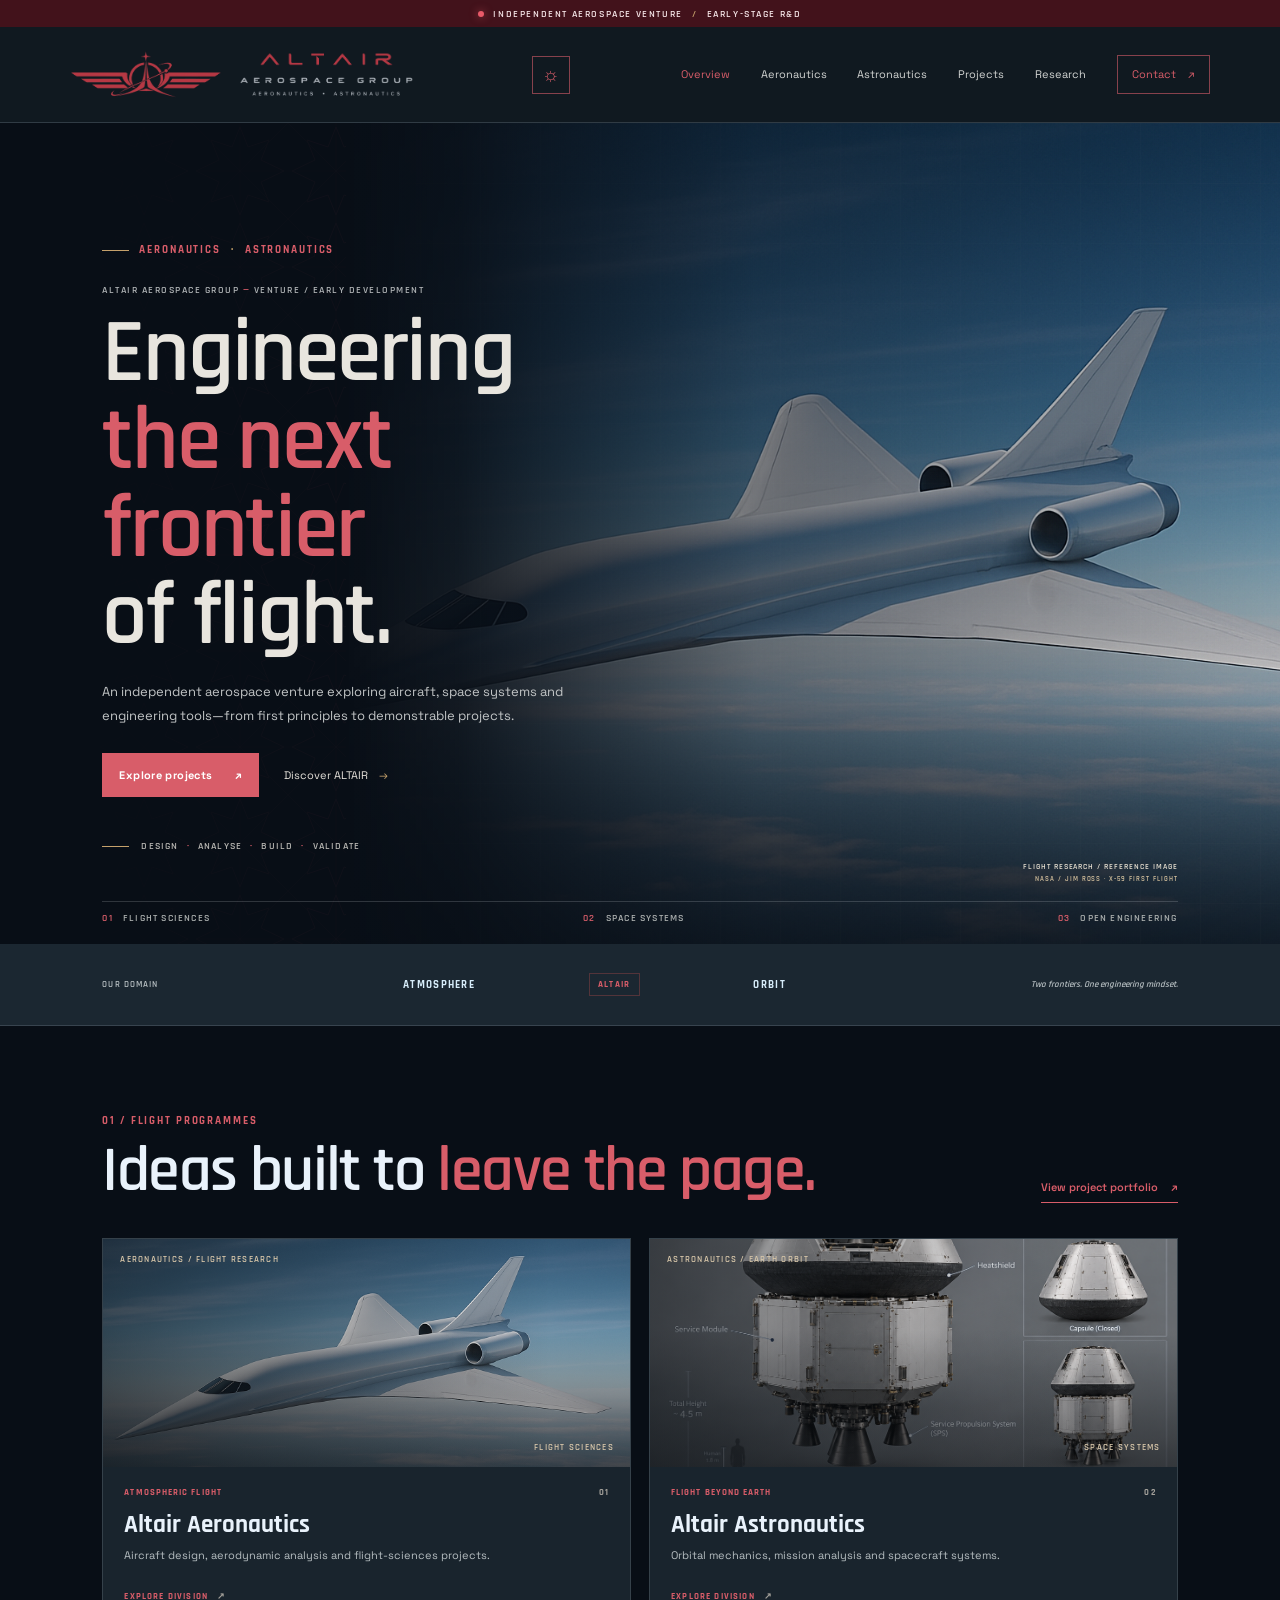
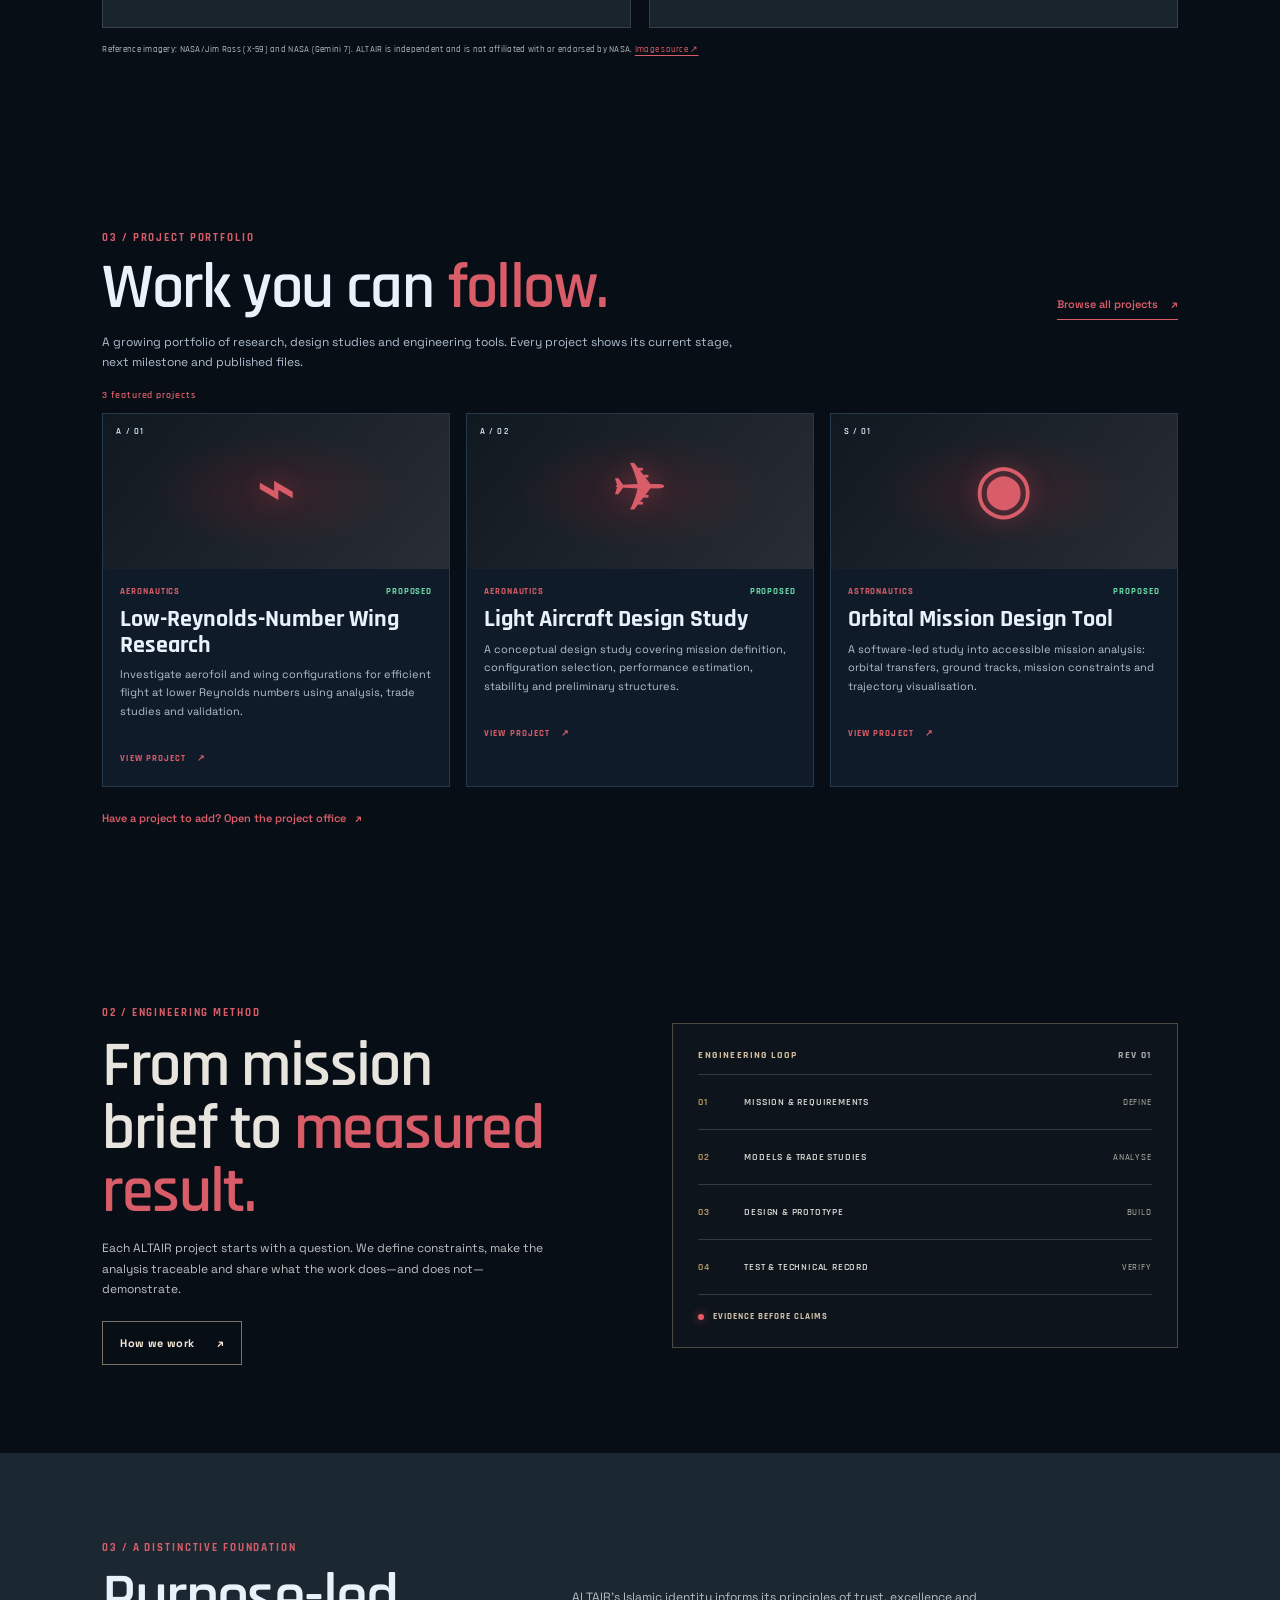
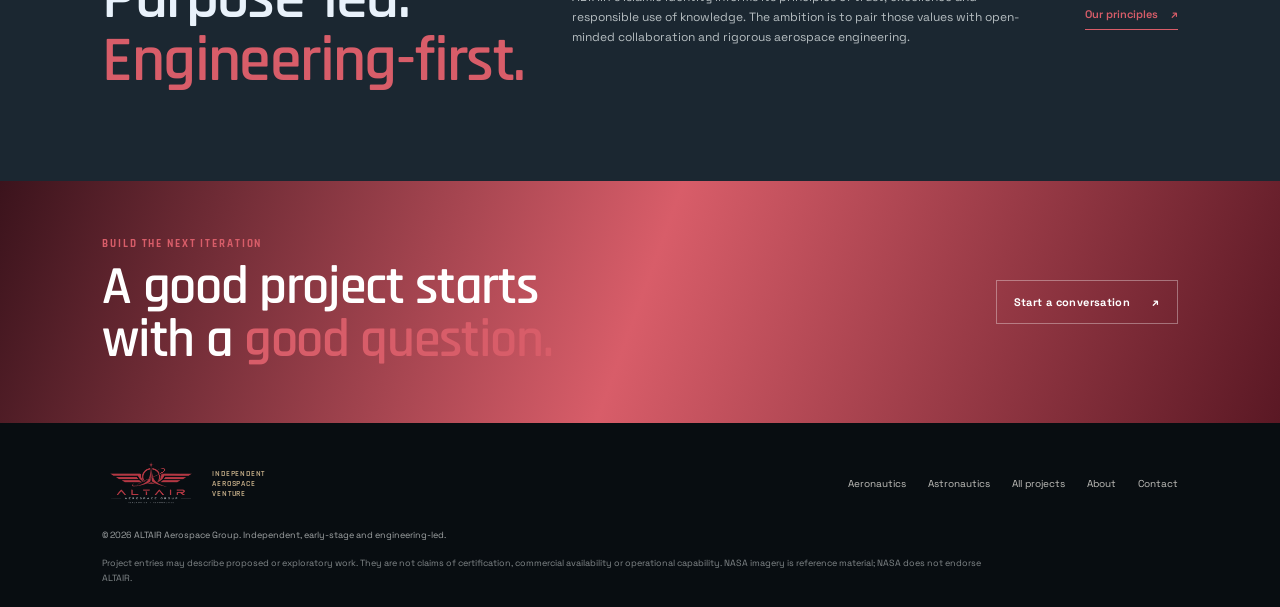
<file: index.html>
<!DOCTYPE html>
<html lang="en" data-theme="dark">
<head>
  <meta charset="UTF-8">
  <meta name="viewport" content="width=device-width, initial-scale=1">
  <meta name="theme-color" content="#080e16">
  <meta name="description" content="ALTAIR Aerospace Group is an early-stage, faith-informed aerospace venture exploring aeronautics and astronautics through research, design and practical engineering projects.">
  <meta property="og:title" content="ALTAIR Aerospace Group">
  <meta property="og:description" content="Engineering across the skies and beyond.">
  <meta property="og:type" content="website">
  <meta property="og:image" content="assets/altair-logo-transparent.png">
  <title>ALTAIR Aerospace Group | Aeronautics &amp; Astronautics</title>
  <link rel="icon" type="image/png" href="assets/favicon.png">
  <link rel="preconnect" href="https://fonts.googleapis.com">
  <link rel="preconnect" href="https://fonts.gstatic.com" crossorigin>
  <link href="https://fonts.googleapis.com/css2?family=Rajdhani:wght@400;500;600;700&family=Space+Grotesk:wght@400;500;600;700&display=swap" rel="stylesheet">
  <link rel="stylesheet" href="styles.css">
  <script src="script.js" defer></script>
  <script src="projects-data.js" defer></script>
  <script src="projects.js" defer></script>
</head>
<body>
  <div class="topline"><span class="signal"></span> INDEPENDENT AEROSPACE VENTURE <span class="topline-separator">/</span> EARLY-STAGE R&amp;D</div>
  <header class="site-header">
    <a class="brand" href="index.html" aria-label="ALTAIR Aerospace Group home">
      <img class="brand-emblem" src="assets/altair-emblem.png" data-light-src="assets/altair-emblem.png" data-dark-src="assets/altair-emblem-transparent.png" alt="">
      <span class="brand-wording"><img src="assets/altair-wordmark.png" data-light-src="assets/altair-wordmark.png" data-dark-src="assets/altair-wordmark-transparent.png" alt=""><img src="assets/aerospace-group-wordmark.png" data-light-src="assets/aerospace-group-wordmark.png" data-dark-src="assets/aerospace-group-wordmark-transparent.png" alt=""></span>
    </a>
    <div class="header-controls"><button class="theme-toggle" type="button" aria-label="Switch to dark mode" title="Switch to dark mode"><span aria-hidden="true">◐</span></button><button class="menu-toggle" type="button" aria-label="Open navigation" aria-expanded="false" aria-controls="main-nav"><span></span><span></span></button></div>
    <nav class="main-nav" id="main-nav" aria-label="Main navigation">
      <a class="current" aria-current="page" href="index.html">Overview</a>
      <a href="aeronautics.html">Aeronautics</a>
      <a href="astronautics.html">Astronautics</a>
      <a href="projects.html">Projects</a>
      <a href="research.html">Research</a>
      <a class="nav-contact" href="contact.html">Contact <span>↗</span></a>
    </nav>
  </header>
  <main>
    <section class="hero">
      <div class="hero-grid" aria-hidden="true"></div>
      <div class="hero-content">
        <p class="eyebrow"><span class="eyebrow-line"></span> AERONAUTICS <span class="eyebrow-dot">·</span> ASTRONAUTICS</p>
        <p class="hero-index">ALTAIR AEROSPACE GROUP <span>—</span> VENTURE / EARLY DEVELOPMENT</p>
        <h1>Engineering<br><em>the next frontier</em><br>of flight.</h1>
        <p class="hero-copy">An independent aerospace venture exploring aircraft, space systems and engineering tools—from first principles to demonstrable projects.</p>
        <div class="hero-actions">
          <a class="button button-primary" href="projects.html">Explore projects <span>↗</span></a>
          <a class="text-link" href="about.html">Discover ALTAIR <span>→</span></a>
        </div>
        <div class="hero-note"><span class="note-rule"></span> DESIGN <b>·</b> ANALYSE <b>·</b> BUILD <b>·</b> VALIDATE</div>
      </div>
      <figure class="hero-photo">
        <img src="assets/nasa-x59-research.jpg" alt="NASA X-59 research aircraft flying alongside an F/A-18 over the Mojave Desert">
        <figcaption><span>FLIGHT RESEARCH / REFERENCE IMAGE</span><span>NASA / JIM ROSS · X-59 FIRST FLIGHT</span></figcaption>
      </figure>
      <div class="hero-bottom">
        <span><i>01</i> FLIGHT SCIENCES</span><span><i>02</i> SPACE SYSTEMS</span><span><i>03</i> OPEN ENGINEERING</span>
      </div>
    </section>

    <section class="mission-strip">
      <span class="mission-label">OUR DOMAIN</span>
      <div><b>ATMOSPHERE</b><span class="mission-line"></span><span class="mission-node">ALTAIR</span><span class="mission-line"></span><b>ORBIT</b></div>
      <p>Two frontiers. One engineering mindset.</p>
    </section>

    <section class="section-pad home-work">
      <div class="section-heading">
        <div><p class="section-kicker">01 / FLIGHT PROGRAMMES</p><h2>Ideas built to <em>leave the page.</em></h2></div>
        <a class="underlined-link" href="projects.html">View project portfolio <span>↗</span></a>
      </div>
      <div class="programme-grid">
        <a class="programme-card programme-air" href="aeronautics.html">
          <div class="programme-visual" aria-hidden="true">
            <img src="assets/nasa-x59-research.jpg" alt="">
            <span class="programme-coordinate">AERONAUTICS / FLIGHT RESEARCH</span>
            <span class="programme-tag">FLIGHT SCIENCES</span>
          </div>
          <div class="programme-copy"><span>ATMOSPHERIC FLIGHT <b>01</b></span><h3>Altair Aeronautics</h3><p>Aircraft design, aerodynamic analysis and flight-sciences projects.</p><span class="card-arrow">EXPLORE DIVISION <b>↗</b></span></div>
        </a>
        <a class="programme-card programme-space" href="astronautics.html">
          <div class="programme-visual" aria-hidden="true">
            <img src="assets/nasa-earth-limb.jpg" alt="">
            <span class="programme-coordinate">ASTRONAUTICS / EARTH ORBIT</span>
            <span class="programme-tag">SPACE SYSTEMS</span>
          </div>
          <div class="programme-copy"><span>FLIGHT BEYOND EARTH <b>02</b></span><h3>Altair Astronautics</h3><p>Orbital mechanics, mission analysis and spacecraft systems.</p><span class="card-arrow">EXPLORE DIVISION <b>↗</b></span></div>
        </a>
      </div>
      <p class="image-credit">Reference imagery: NASA/Jim Ross (X-59) and NASA (Gemini 7). ALTAIR is independent and is not affiliated with or endorsed by NASA. <a href="https://images.nasa.gov/details/AFRC2025-0168-028" target="_blank" rel="noopener noreferrer">Image source ↗</a></p>
    </section>

    <section class="section-pad home-projects">
      <div class="section-heading">
        <div><p class="section-kicker">03 / PROJECT PORTFOLIO</p><h2>Work you can <em>follow.</em></h2></div>
        <a class="underlined-link" href="projects.html">Browse all projects <span>↗</span></a>
      </div>
      <p class="home-projects-intro">A growing portfolio of research, design studies and engineering tools. Every project shows its current stage, next milestone and published files.</p>
      <p class="result-count" id="project-count" aria-live="polite"></p>
      <div class="home-project-grid" id="portfolio-grid" data-featured-projects="true" aria-live="polite"></div>
      <div class="empty-state" id="empty-state" hidden><span>PROJECTS IN DEVELOPMENT</span><p>New work will appear here as it is scoped and published.</p></div>
      <a class="home-projects-manage" href="project-builder.html">Have a project to add? Open the project office <span>↗</span></a>
    </section>

    <section class="section-pad engineering-band">
      <div class="engineering-copy"><p class="section-kicker">02 / ENGINEERING METHOD</p><h2>From mission<br>brief to <em>measured result.</em></h2><p>Each ALTAIR project starts with a question. We define constraints, make the analysis traceable and share what the work does—and does not—demonstrate.</p><a class="button button-outline" href="research.html">How we work <span>↗</span></a></div>
      <div class="engineering-readout">
        <div class="readout-title"><span>ENGINEERING LOOP</span><span>REV 01</span></div>
        <div class="loop-row"><i>01</i><span>MISSION &amp; REQUIREMENTS</span><b>DEFINE</b></div>
        <div class="loop-row"><i>02</i><span>MODELS &amp; TRADE STUDIES</span><b>ANALYSE</b></div>
        <div class="loop-row"><i>03</i><span>DESIGN &amp; PROTOTYPE</span><b>BUILD</b></div>
        <div class="loop-row"><i>04</i><span>TEST &amp; TECHNICAL RECORD</span><b>VERIFY</b></div>
        <div class="readout-status"><span class="signal"></span> EVIDENCE BEFORE CLAIMS</div>
      </div>
    </section>

    <section class="section-pad values-band">
      <div><p class="section-kicker">03 / A DISTINCTIVE FOUNDATION</p><h2>Purpose-led.<br><em>Engineering-first.</em></h2></div>
      <p>ALTAIR's Islamic identity informs its principles of trust, excellence and responsible use of knowledge. The ambition is to pair those values with open-minded collaboration and rigorous aerospace engineering.</p>
      <a class="underlined-link" href="about.html#principles">Our principles <span>↗</span></a>
    </section>

    <section class="cta-band"><div><p class="section-kicker">BUILD THE NEXT ITERATION</p><h2>A good project starts<br>with a <em>good question.</em></h2></div><a class="button button-primary" href="contact.html">Start a conversation <span>↗</span></a></section>
  </main>
  <footer class="site-footer">
    <a class="footer-brand" href="index.html"><img src="assets/altair-logo.png" data-light-src="assets/altair-logo.png" data-dark-src="assets/altair-logo-transparent.png" alt=""><span>INDEPENDENT AEROSPACE VENTURE</span></a>
    <nav class="footer-nav" aria-label="Footer navigation"><a href="aeronautics.html">Aeronautics</a><a href="astronautics.html">Astronautics</a><a href="projects.html">All projects</a><a href="about.html">About</a><a href="contact.html">Contact</a></nav>
    <p>© <span id="year"></span> ALTAIR Aerospace Group. Independent, early-stage and engineering-led.</p>
    <p class="disclaimer">Project entries may describe proposed or exploratory work. They are not claims of certification, commercial availability or operational capability. NASA imagery is reference material; NASA does not endorse ALTAIR.</p>
  </footer>
</body>
</html>
</file>
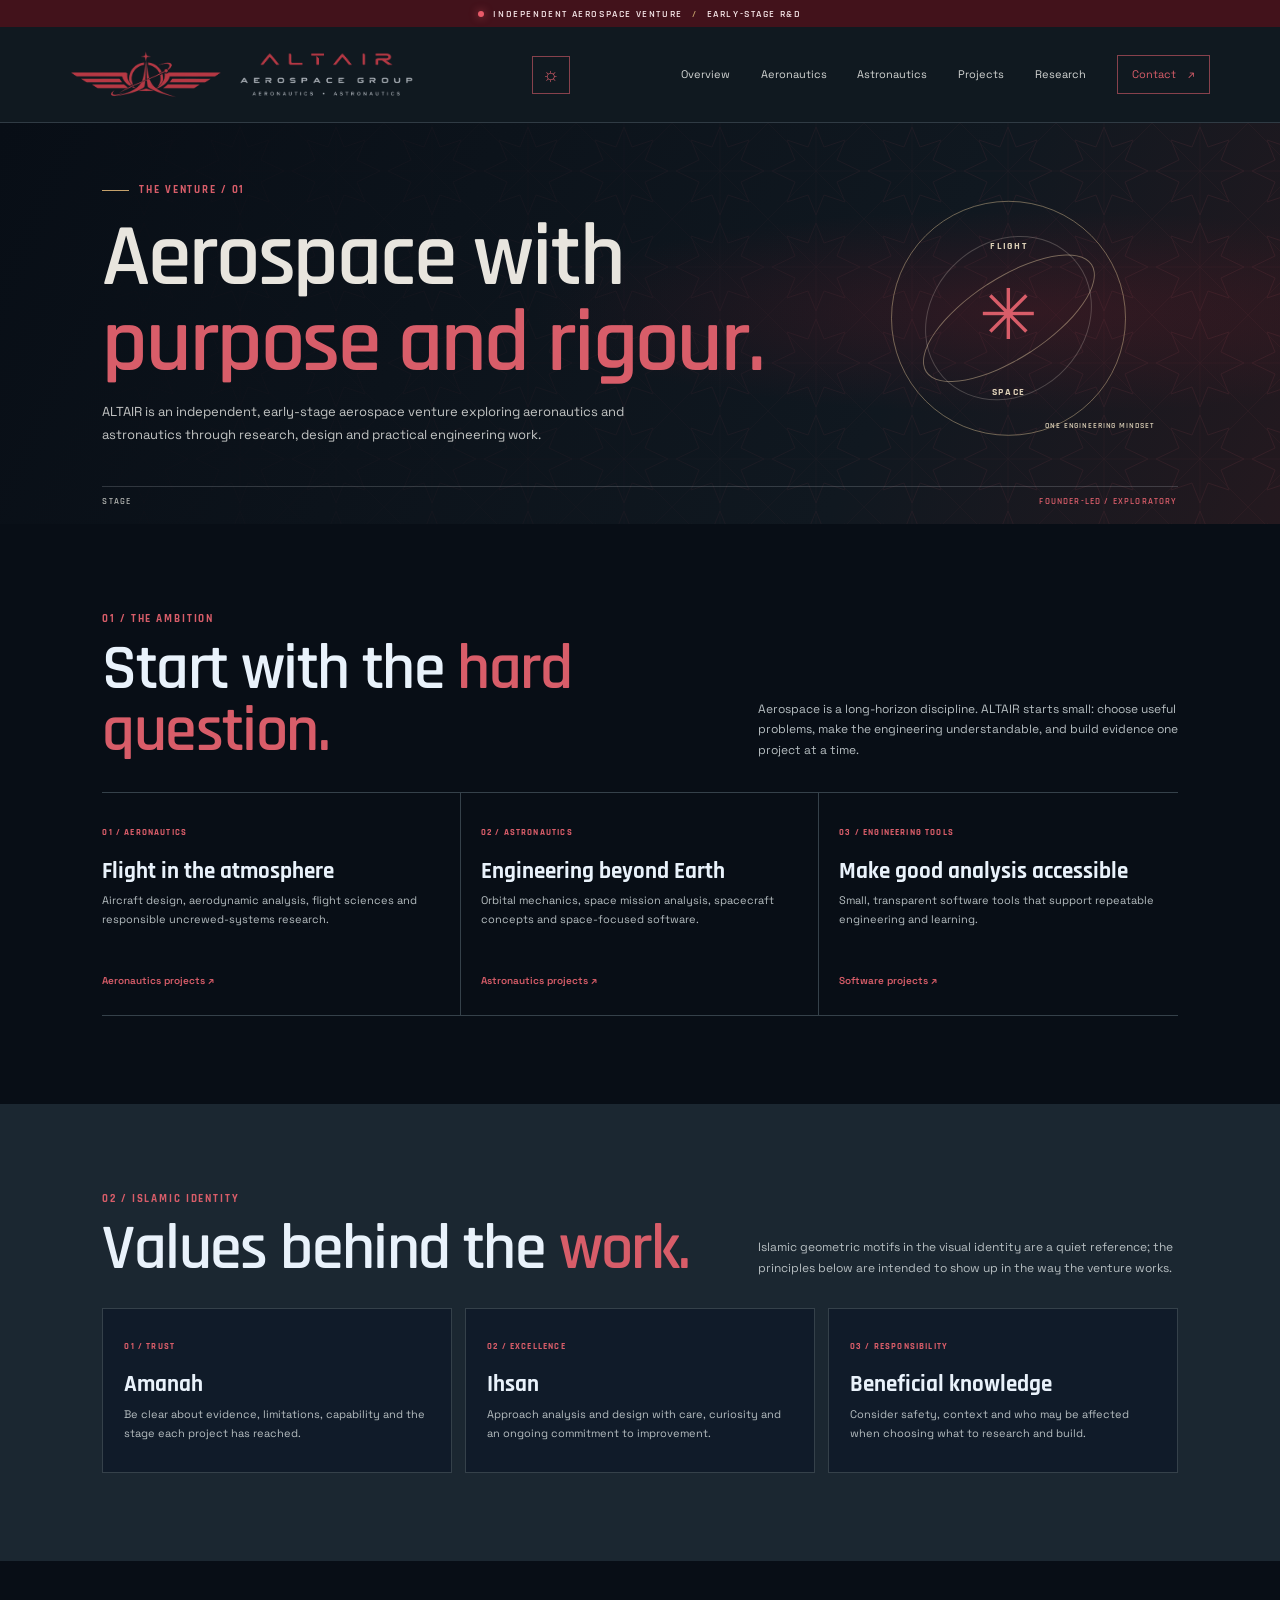
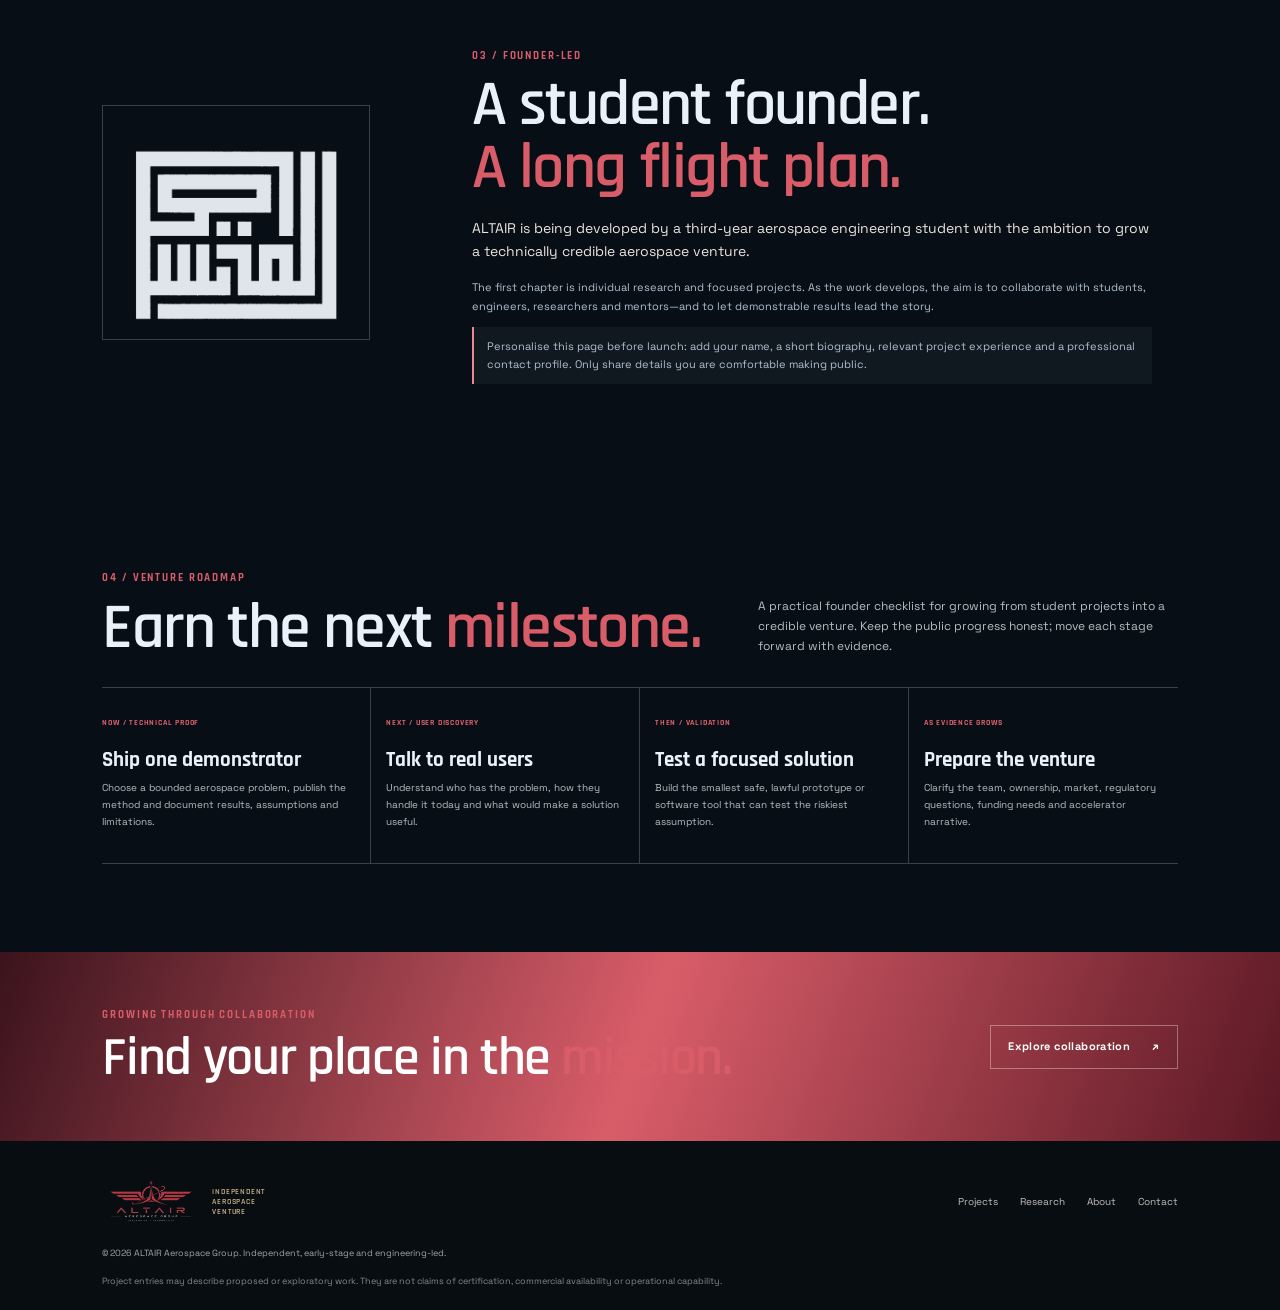
<file: about.html>
<!DOCTYPE html>
<html lang="en" data-theme="dark">
<head>
  <meta charset="UTF-8">
  <meta name="viewport" content="width=device-width, initial-scale=1">
  <meta name="theme-color" content="#080e16">
  <meta name="description" content="Learn about ALTAIR Aerospace Group's early-stage aerospace mission, founder and Islamic principles.">
  <title>The venture | ALTAIR Aerospace Group</title>
  <link rel="icon" type="image/png" href="assets/favicon.png">
  <link rel="preconnect" href="https://fonts.googleapis.com">
  <link rel="preconnect" href="https://fonts.gstatic.com" crossorigin>
  <link href="https://fonts.googleapis.com/css2?family=Rajdhani:wght@400;500;600;700&family=Space+Grotesk:wght@400;500;600;700&display=swap" rel="stylesheet">
  <link rel="stylesheet" href="styles.css">
  <script src="script.js" defer></script>
</head>
<body>
  <div class="topline"><span class="signal"></span> INDEPENDENT AEROSPACE VENTURE <span class="topline-separator">/</span> EARLY-STAGE R&amp;D</div>
  <header class="site-header">
    <a class="brand" href="index.html" aria-label="ALTAIR Aerospace Group home"><img class="brand-emblem" src="assets/altair-emblem.png" data-light-src="assets/altair-emblem.png" data-dark-src="assets/altair-emblem-transparent.png" alt=""><span class="brand-wording"><img src="assets/altair-wordmark.png" data-light-src="assets/altair-wordmark.png" data-dark-src="assets/altair-wordmark-transparent.png" alt=""><img src="assets/aerospace-group-wordmark.png" data-light-src="assets/aerospace-group-wordmark.png" data-dark-src="assets/aerospace-group-wordmark-transparent.png" alt=""></span></a>
    <div class="header-controls"><button class="theme-toggle" type="button" aria-label="Switch to dark mode" title="Switch to dark mode"><span aria-hidden="true">◐</span></button><button class="menu-toggle" type="button" aria-label="Open navigation" aria-expanded="false" aria-controls="main-nav"><span></span><span></span></button></div>
    <nav class="main-nav" id="main-nav" aria-label="Main navigation"><a href="index.html">Overview</a><a href="aeronautics.html">Aeronautics</a><a href="astronautics.html">Astronautics</a><a href="projects.html">Projects</a><a href="research.html">Research</a><a class="nav-contact" href="contact.html">Contact <span>↗</span></a></nav>
  </header>
  <main>
    <section class="page-hero venture-hero">
      <div class="page-hero-copy"><p class="eyebrow"><span class="eyebrow-line"></span> THE VENTURE / 01</p><h1>Aerospace with<br><em>purpose and rigour.</em></h1><p>ALTAIR is an independent, early-stage aerospace venture exploring aeronautics and astronautics through research, design and practical engineering work.</p></div>
      <div class="page-hero-stamp"><span>FLIGHT</span><b>✳</b><span>SPACE</span><i>ONE ENGINEERING MINDSET</i></div>
      <div class="page-hero-index"><span>STAGE</span><b>FOUNDER-LED / EXPLORATORY</b></div>
    </section>
    <section class="section-pad venture-section">
      <div class="section-heading"><div><p class="section-kicker">01 / THE AMBITION</p><h2>Start with the <em>hard question.</em></h2></div><p>Aerospace is a long-horizon discipline. ALTAIR starts small: choose useful problems, make the engineering understandable, and build evidence one project at a time.</p></div>
      <div class="venture-columns">
        <article><span>01 / AERONAUTICS</span><h3>Flight in the atmosphere</h3><p>Aircraft design, aerodynamic analysis, flight sciences and responsible uncrewed-systems research.</p><a href="projects.html?discipline=Aeronautics">Aeronautics projects ↗</a></article>
        <article><span>02 / ASTRONAUTICS</span><h3>Engineering beyond Earth</h3><p>Orbital mechanics, space mission analysis, spacecraft concepts and space-focused software.</p><a href="projects.html?discipline=Astronautics">Astronautics projects ↗</a></article>
        <article><span>03 / ENGINEERING TOOLS</span><h3>Make good analysis accessible</h3><p>Small, transparent software tools that support repeatable engineering and learning.</p><a href="projects.html?discipline=Software">Software projects ↗</a></article>
      </div>
    </section>
    <section class="section-pad principles-section" id="principles">
      <div class="section-heading"><div><p class="section-kicker">02 / ISLAMIC IDENTITY</p><h2>Values behind the <em>work.</em></h2></div><p>Islamic geometric motifs in the visual identity are a quiet reference; the principles below are intended to show up in the way the venture works.</p></div>
      <div class="principle-grid">
        <article class="principle-card"><span>01 / TRUST</span><h3>Amanah</h3><p>Be clear about evidence, limitations, capability and the stage each project has reached.</p></article>
        <article class="principle-card"><span>02 / EXCELLENCE</span><h3>Ihsan</h3><p>Approach analysis and design with care, curiosity and an ongoing commitment to improvement.</p></article>
        <article class="principle-card"><span>03 / RESPONSIBILITY</span><h3>Beneficial knowledge</h3><p>Consider safety, context and who may be affected when choosing what to research and build.</p></article>
      </div>
    </section>
    <section class="section-pad founder-section">
      <div class="founder-mark" aria-hidden="true"><img src="assets/Geometric Arabic Kufic on Parchment.png" data-light-src="assets/Geometric Arabic Kufic on Parchment.png" data-dark-src="assets/geometric-arabic-kufic-transparent.png" alt=""></div>
      <div><p class="section-kicker">03 / FOUNDER-LED</p><h2>A student founder.<br><em>A long flight plan.</em></h2><p class="lead">ALTAIR is being developed by a third-year aerospace engineering student with the ambition to grow a technically credible aerospace venture.</p><p>The first chapter is individual research and focused projects. As the work develops, the aim is to collaborate with students, engineers, researchers and mentors—and to let demonstrable results lead the story.</p><p class="edit-note">Personalise this page before launch: add your name, a short biography, relevant project experience and a professional contact profile. Only share details you are comfortable making public.</p></div>
    </section>
    <section class="section-pad roadmap-section" id="roadmap">
      <div class="section-heading"><div><p class="section-kicker">04 / VENTURE ROADMAP</p><h2>Earn the next <em>milestone.</em></h2></div><p>A practical founder checklist for growing from student projects into a credible venture. Keep the public progress honest; move each stage forward with evidence.</p></div>
      <div class="roadmap-grid">
        <article><span>NOW / TECHNICAL PROOF</span><h3>Ship one demonstrator</h3><p>Choose a bounded aerospace problem, publish the method and document results, assumptions and limitations.</p></article>
        <article><span>NEXT / USER DISCOVERY</span><h3>Talk to real users</h3><p>Understand who has the problem, how they handle it today and what would make a solution useful.</p></article>
        <article><span>THEN / VALIDATION</span><h3>Test a focused solution</h3><p>Build the smallest safe, lawful prototype or software tool that can test the riskiest assumption.</p></article>
        <article><span>AS EVIDENCE GROWS</span><h3>Prepare the venture</h3><p>Clarify the team, ownership, market, regulatory questions, funding needs and accelerator narrative.</p></article>
      </div>
    </section>
    <section class="cta-band"><div><p class="section-kicker">GROWING THROUGH COLLABORATION</p><h2>Find your place in the <em>mission.</em></h2></div><a class="button button-primary" href="contact.html">Explore collaboration <span>↗</span></a></section>
  </main>
  <footer class="site-footer"><a class="footer-brand" href="index.html"><img src="assets/altair-logo.png" data-light-src="assets/altair-logo.png" data-dark-src="assets/altair-logo-transparent.png" alt=""><span>INDEPENDENT AEROSPACE VENTURE</span></a><nav class="footer-nav" aria-label="Footer navigation"><a href="projects.html">Projects</a><a href="research.html">Research</a><a href="about.html">About</a><a href="contact.html">Contact</a></nav><p>© <span id="year"></span> ALTAIR Aerospace Group. Independent, early-stage and engineering-led.</p><p class="disclaimer">Project entries may describe proposed or exploratory work. They are not claims of certification, commercial availability or operational capability.</p></footer>
</body>
</html>
</file>
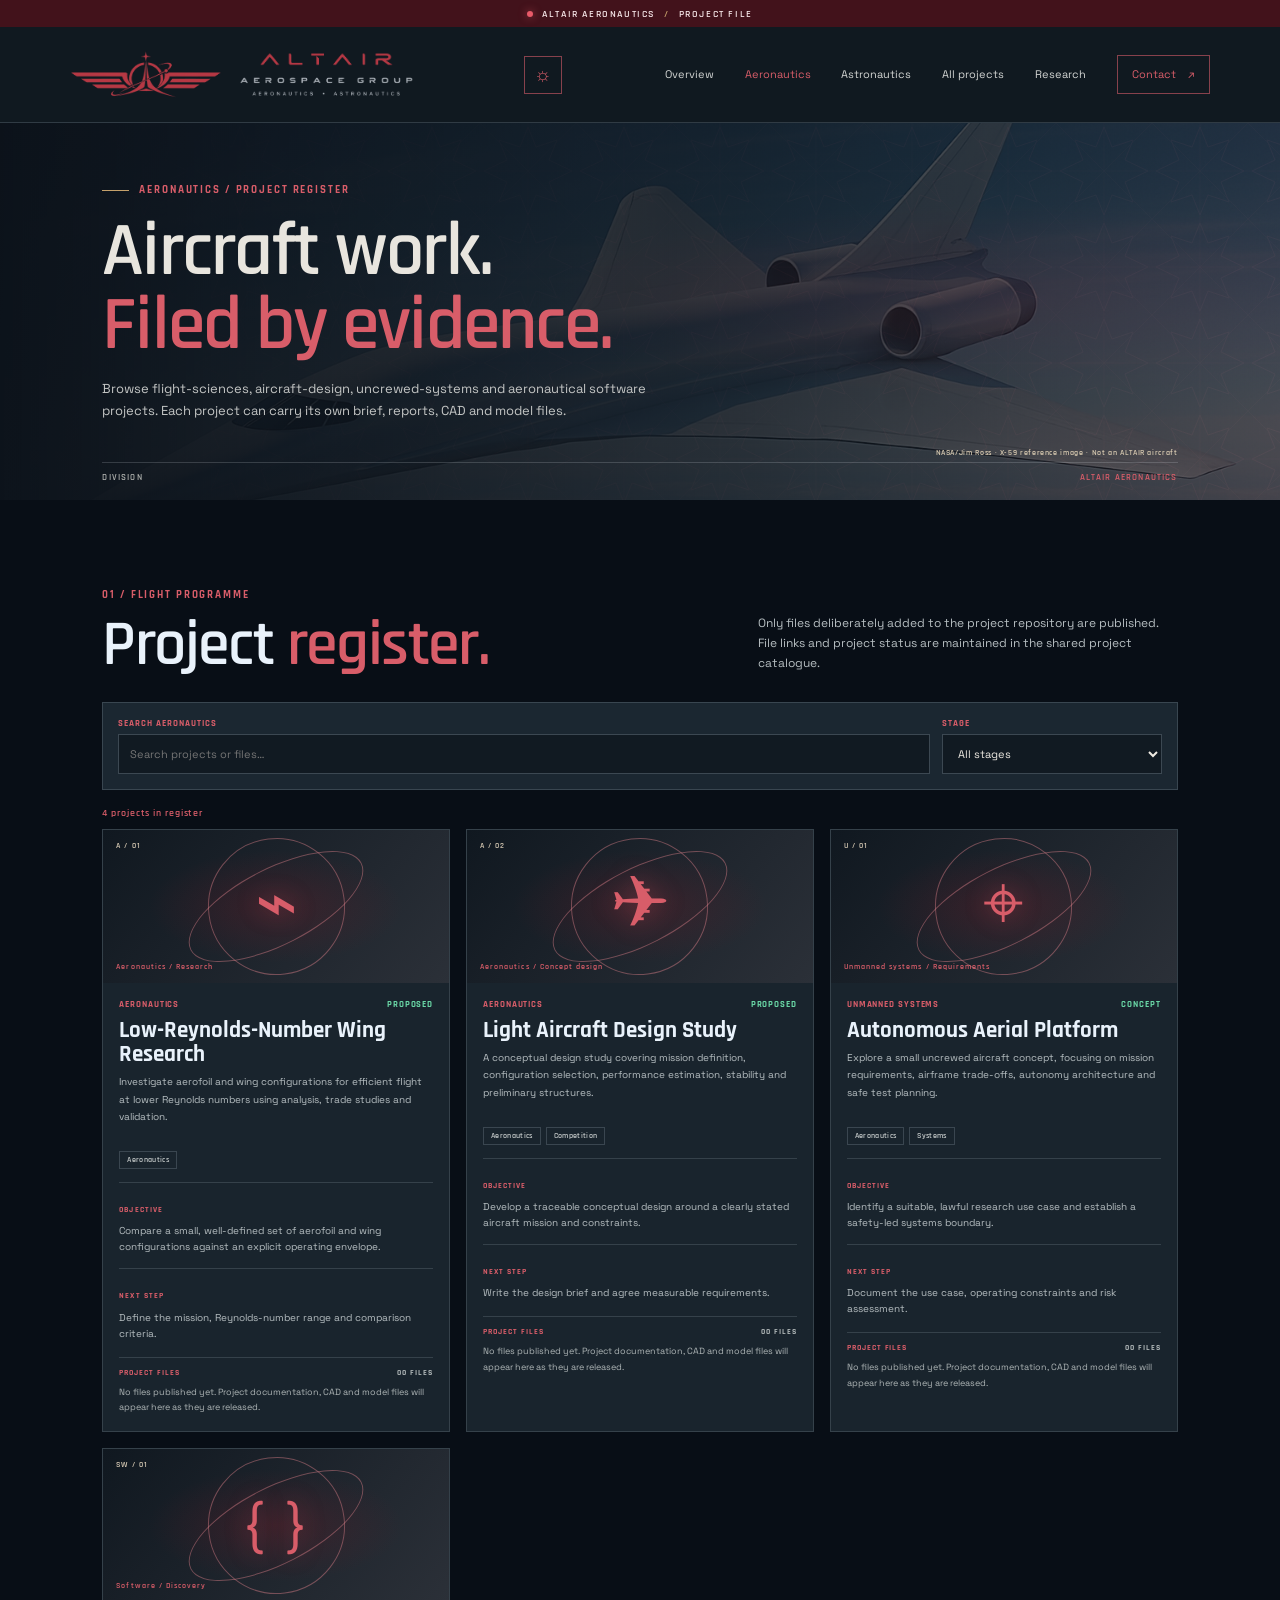
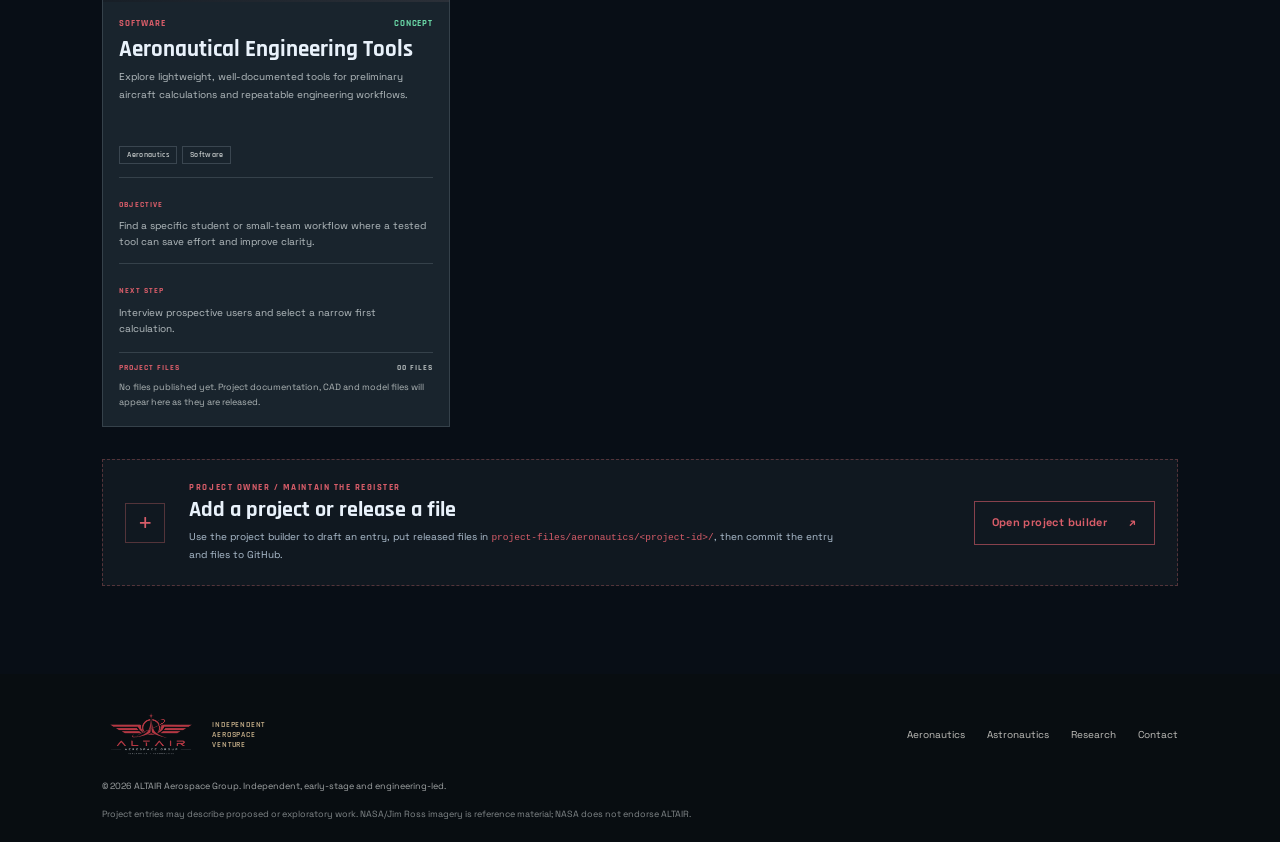
<file: aeronautics-projects.html>
<!DOCTYPE html>
<html lang="en" data-theme="dark">
<head>
  <meta charset="UTF-8">
  <meta name="viewport" content="width=device-width, initial-scale=1">
  <meta name="theme-color" content="#080e16">
  <meta name="description" content="Altair Aeronautics project register, including project status, objectives, next steps and released technical files.">
  <title>Aeronautics projects | ALTAIR Aerospace Group</title>
  <link rel="icon" type="image/png" href="assets/favicon.png">
  <link rel="preconnect" href="https://fonts.googleapis.com"><link rel="preconnect" href="https://fonts.gstatic.com" crossorigin>
  <link href="https://fonts.googleapis.com/css2?family=Rajdhani:wght@400;500;600;700&family=Space+Grotesk:wght@400;500;600;700&display=swap" rel="stylesheet">
  <link rel="stylesheet" href="styles.css">
  <script src="script.js" defer></script><script src="projects-data.js" defer></script><script src="projects.js" defer></script>
</head>
<body data-project-division="Aeronautics">
  <div class="topline"><span class="signal"></span> ALTAIR AERONAUTICS <span class="topline-separator">/</span> PROJECT FILE</div>
  <header class="site-header">
    <a class="brand" href="index.html" aria-label="ALTAIR Aerospace Group home"><img class="brand-emblem" src="assets/altair-emblem.png" data-light-src="assets/altair-emblem.png" data-dark-src="assets/altair-emblem-transparent.png" alt=""><span class="brand-wording"><img src="assets/altair-wordmark.png" data-light-src="assets/altair-wordmark.png" data-dark-src="assets/altair-wordmark-transparent.png" alt=""><img src="assets/aerospace-group-wordmark.png" data-light-src="assets/aerospace-group-wordmark.png" data-dark-src="assets/aerospace-group-wordmark-transparent.png" alt=""></span></a>
    <div class="header-controls"><button class="theme-toggle" type="button" aria-label="Switch to dark mode" title="Switch to dark mode"><span aria-hidden="true">◐</span></button><button class="menu-toggle" type="button" aria-label="Open navigation" aria-expanded="false" aria-controls="main-nav"><span></span><span></span></button></div>
    <nav class="main-nav" id="main-nav" aria-label="Main navigation"><a href="index.html">Overview</a><a class="current" aria-current="page" href="aeronautics.html">Aeronautics</a><a href="astronautics.html">Astronautics</a><a href="projects.html">All projects</a><a href="research.html">Research</a><a class="nav-contact" href="contact.html">Contact <span>↗</span></a></nav>
  </header>
  <main>
    <section class="page-hero project-division-hero aero-register-hero">
      <div class="page-hero-copy"><p class="eyebrow"><span class="eyebrow-line"></span> AERONAUTICS / PROJECT REGISTER</p><h1>Aircraft work.<br><em>Filed by evidence.</em></h1><p>Browse flight-sciences, aircraft-design, uncrewed-systems and aeronautical software projects. Each project can carry its own brief, reports, CAD and model files.</p></div>
      <span class="project-image-credit">NASA/Jim Ross · X-59 reference image · Not an ALTAIR aircraft</span>
      <div class="page-hero-index"><span>DIVISION</span><b>ALTAIR AERONAUTICS</b></div>
    </section>
    <section class="section-pad portfolio-section division-portfolio-section">
      <div class="section-heading"><div><p class="section-kicker">01 / FLIGHT PROGRAMME</p><h2>Project <em>register.</em></h2></div><p>Only files deliberately added to the project repository are published. File links and project status are maintained in the shared project catalogue.</p></div>
      <div class="portfolio-controls division-controls"><label class="search-control"><span>SEARCH AERONAUTICS</span><input id="project-search" type="search" placeholder="Search projects or files…" autocomplete="off"></label><label class="select-control"><span>STAGE</span><select id="project-status"><option value="all">All stages</option><option value="Proposed">Proposed</option><option value="Concept">Concept</option><option value="In progress">In progress</option><option value="Testing">Testing</option><option value="Complete">Complete</option></select></label></div>
      <p class="result-count" id="project-count" aria-live="polite"></p>
      <div class="portfolio-grid" id="portfolio-grid" aria-live="polite"></div>
      <div class="empty-state" id="empty-state" hidden><span>NO MATCHING PROJECTS</span><p>Try a different search or stage.</p></div>
      <div class="portfolio-admin"><div class="admin-icon" aria-hidden="true">+</div><div><p class="section-kicker">PROJECT OWNER / MAINTAIN THE REGISTER</p><h3>Add a project or release a file</h3><p>Use the project builder to draft an entry, put released files in <code>project-files/aeronautics/&lt;project-id&gt;/</code>, then commit the entry and files to GitHub.</p></div><a class="button button-outline" href="project-builder.html?division=Aeronautics">Open project builder <span>↗</span></a></div>
    </section>
  </main>
  <footer class="site-footer"><a class="footer-brand" href="index.html"><img src="assets/altair-logo.png" data-light-src="assets/altair-logo.png" data-dark-src="assets/altair-logo-transparent.png" alt=""><span>INDEPENDENT AEROSPACE VENTURE</span></a><nav class="footer-nav" aria-label="Footer navigation"><a href="aeronautics.html">Aeronautics</a><a href="astronautics.html">Astronautics</a><a href="research.html">Research</a><a href="contact.html">Contact</a></nav><p>© <span id="year"></span> ALTAIR Aerospace Group. Independent, early-stage and engineering-led.</p><p class="disclaimer">Project entries may describe proposed or exploratory work. NASA/Jim Ross imagery is reference material; NASA does not endorse ALTAIR.</p></footer>
</body>
</html>
</file>
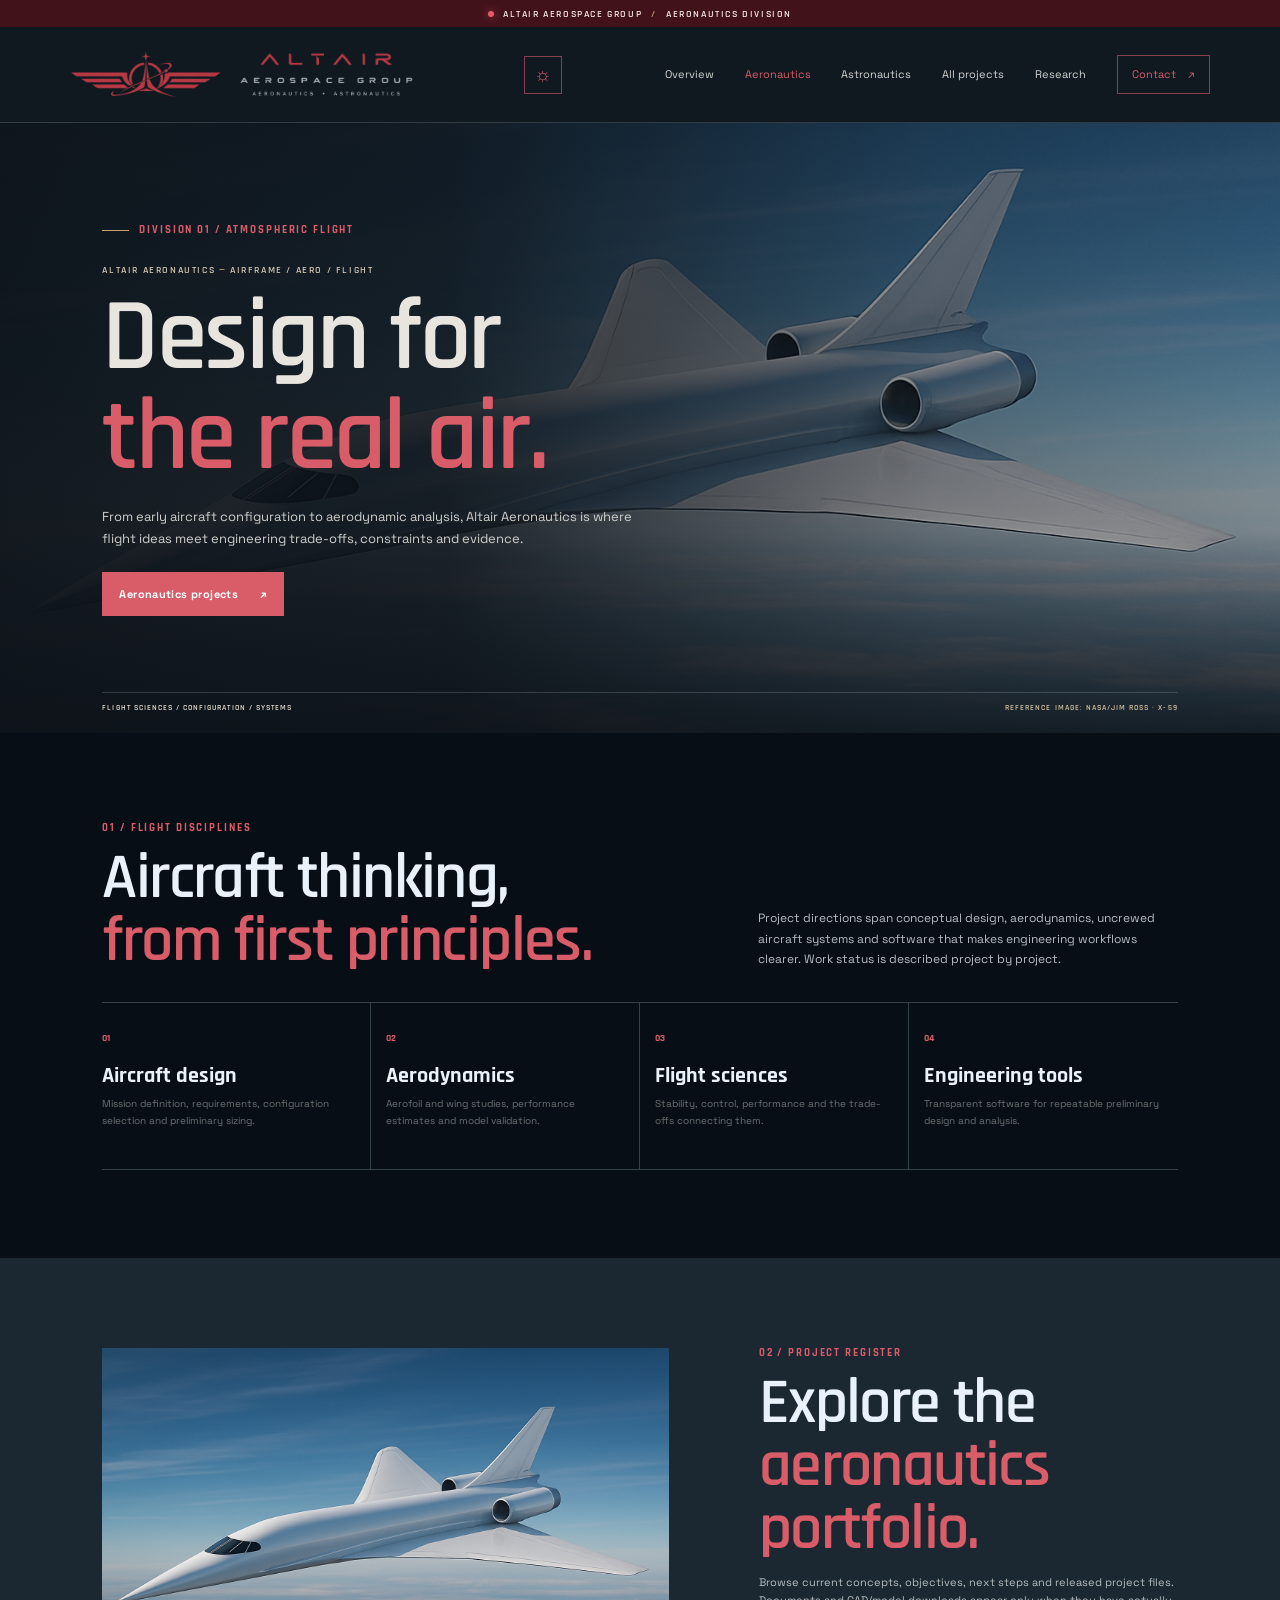
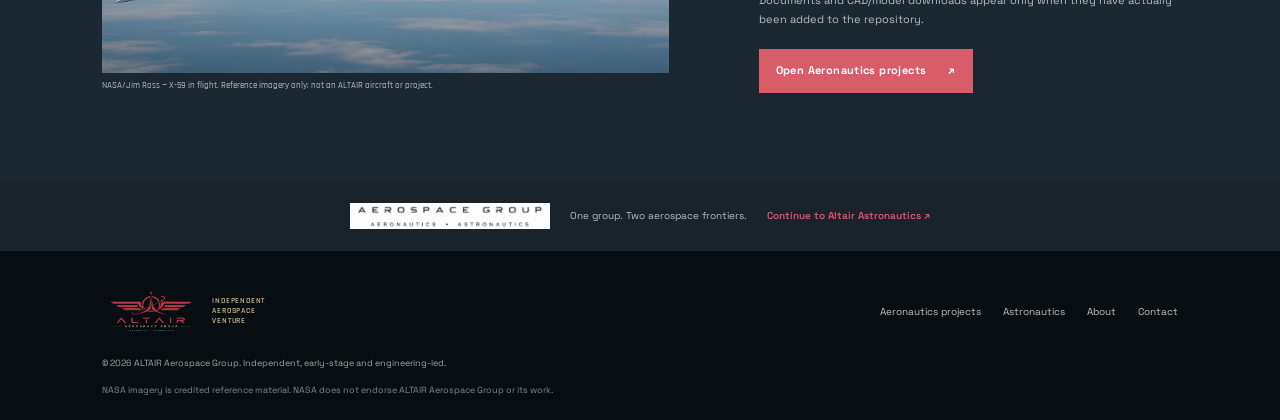
<file: aeronautics.html>
<!DOCTYPE html>
<html lang="en" data-theme="dark">
<head>
  <meta charset="UTF-8">
  <meta name="viewport" content="width=device-width, initial-scale=1">
  <meta name="theme-color" content="#080e16">
  <meta name="description" content="Altair Aeronautics explores aircraft design, aerodynamic research, flight sciences and responsible uncrewed systems.">
  <title>Altair Aeronautics | ALTAIR Aerospace Group</title>
  <link rel="icon" type="image/png" href="assets/favicon.png">
  <link rel="preconnect" href="https://fonts.googleapis.com"><link rel="preconnect" href="https://fonts.gstatic.com" crossorigin>
  <link href="https://fonts.googleapis.com/css2?family=Rajdhani:wght@400;500;600;700&family=Space+Grotesk:wght@400;500;600;700&display=swap" rel="stylesheet">
  <link rel="stylesheet" href="styles.css"><script src="script.js" defer></script>
</head>
<body>
  <div class="topline"><span class="signal"></span> ALTAIR AEROSPACE GROUP <span class="topline-separator">/</span> AERONAUTICS DIVISION</div>
  <header class="site-header">
    <a class="brand" href="index.html" aria-label="ALTAIR Aerospace Group home"><img class="brand-emblem" src="assets/altair-emblem.png" data-light-src="assets/altair-emblem.png" data-dark-src="assets/altair-emblem-transparent.png" alt=""><span class="brand-wording"><img src="assets/altair-wordmark.png" data-light-src="assets/altair-wordmark.png" data-dark-src="assets/altair-wordmark-transparent.png" alt=""><img src="assets/aerospace-group-wordmark.png" data-light-src="assets/aerospace-group-wordmark.png" data-dark-src="assets/aerospace-group-wordmark-transparent.png" alt=""></span></a>
    <div class="header-controls"><button class="theme-toggle" type="button" aria-label="Switch to dark mode" title="Switch to dark mode"><span aria-hidden="true">◐</span></button><button class="menu-toggle" type="button" aria-label="Open navigation" aria-expanded="false" aria-controls="main-nav"><span></span><span></span></button></div>
    <nav class="main-nav" id="main-nav" aria-label="Main navigation"><a href="index.html">Overview</a><a class="current" aria-current="page" href="aeronautics.html">Aeronautics</a><a href="astronautics.html">Astronautics</a><a href="projects.html">All projects</a><a href="research.html">Research</a><a class="nav-contact" href="contact.html">Contact <span>↗</span></a></nav>
  </header>
  <main>
    <section class="division-hero division-aero">
      <img class="division-hero-image" src="assets/nasa-x59-research.jpg" alt="NASA X-59 research aircraft flying above the Mojave Desert">
      <div class="division-image-shade"></div>
      <div class="division-hero-copy"><p class="eyebrow"><span class="eyebrow-line"></span> DIVISION 01 / ATMOSPHERIC FLIGHT</p><p class="division-serial">ALTAIR AERONAUTICS <span>—</span> AIRFRAME / AERO / FLIGHT</p><h1>Design for<br><em>the real air.</em></h1><p>From early aircraft configuration to aerodynamic analysis, Altair Aeronautics is where flight ideas meet engineering trade-offs, constraints and evidence.</p><a class="button button-primary" href="aeronautics-projects.html">Aeronautics projects <span>↗</span></a></div>
      <div class="division-hero-footer"><span>FLIGHT SCIENCES / CONFIGURATION / SYSTEMS</span><span>REFERENCE IMAGE: NASA/JIM ROSS · X-59</span></div>
    </section>
    <section class="section-pad division-intro">
      <div class="section-heading"><div><p class="section-kicker">01 / FLIGHT DISCIPLINES</p><h2>Aircraft thinking,<br><em>from first principles.</em></h2></div><p>Project directions span conceptual design, aerodynamics, uncrewed aircraft systems and software that makes engineering workflows clearer. Work status is described project by project.</p></div>
      <div class="discipline-grid">
        <article><span>01</span><h3>Aircraft design</h3><p>Mission definition, requirements, configuration selection and preliminary sizing.</p></article>
        <article><span>02</span><h3>Aerodynamics</h3><p>Aerofoil and wing studies, performance estimates and model validation.</p></article>
        <article><span>03</span><h3>Flight sciences</h3><p>Stability, control, performance and the trade-offs connecting them.</p></article>
        <article><span>04</span><h3>Engineering tools</h3><p>Transparent software for repeatable preliminary design and analysis.</p></article>
      </div>
    </section>
    <section class="section-pad division-feature">
      <figure><img src="assets/nasa-x59-research.jpg" alt="NASA X-59 and accompanying F/A-18 research aircraft during a flight"><figcaption>NASA/Jim Ross — X-59 in flight. Reference imagery only; not an ALTAIR aircraft or project.</figcaption></figure>
      <div><p class="section-kicker">02 / PROJECT REGISTER</p><h2>Explore the<br><em>aeronautics portfolio.</em></h2><p>Browse current concepts, objectives, next steps and released project files. Documents and CAD/model downloads appear only when they have actually been added to the repository.</p><a class="button button-primary" href="aeronautics-projects.html">Open Aeronautics projects <span>↗</span></a></div>
    </section>
    <section class="division-note"><img src="assets/aerospace-group-wordmark.png" alt="Aerospace Group — Aeronautics • Astronautics"><p>One group. Two aerospace frontiers.</p><a href="astronautics.html">Continue to Altair Astronautics ↗</a></section>
  </main>
  <footer class="site-footer"><a class="footer-brand" href="index.html"><img src="assets/altair-logo.png" data-light-src="assets/altair-logo.png" data-dark-src="assets/altair-logo-transparent.png" alt=""><span>INDEPENDENT AEROSPACE VENTURE</span></a><nav class="footer-nav" aria-label="Footer navigation"><a href="aeronautics-projects.html">Aeronautics projects</a><a href="astronautics.html">Astronautics</a><a href="about.html">About</a><a href="contact.html">Contact</a></nav><p>© <span id="year"></span> ALTAIR Aerospace Group. Independent, early-stage and engineering-led.</p><p class="disclaimer">NASA imagery is credited reference material. NASA does not endorse ALTAIR Aerospace Group or its work.</p></footer>
</body>
</html>
</file>
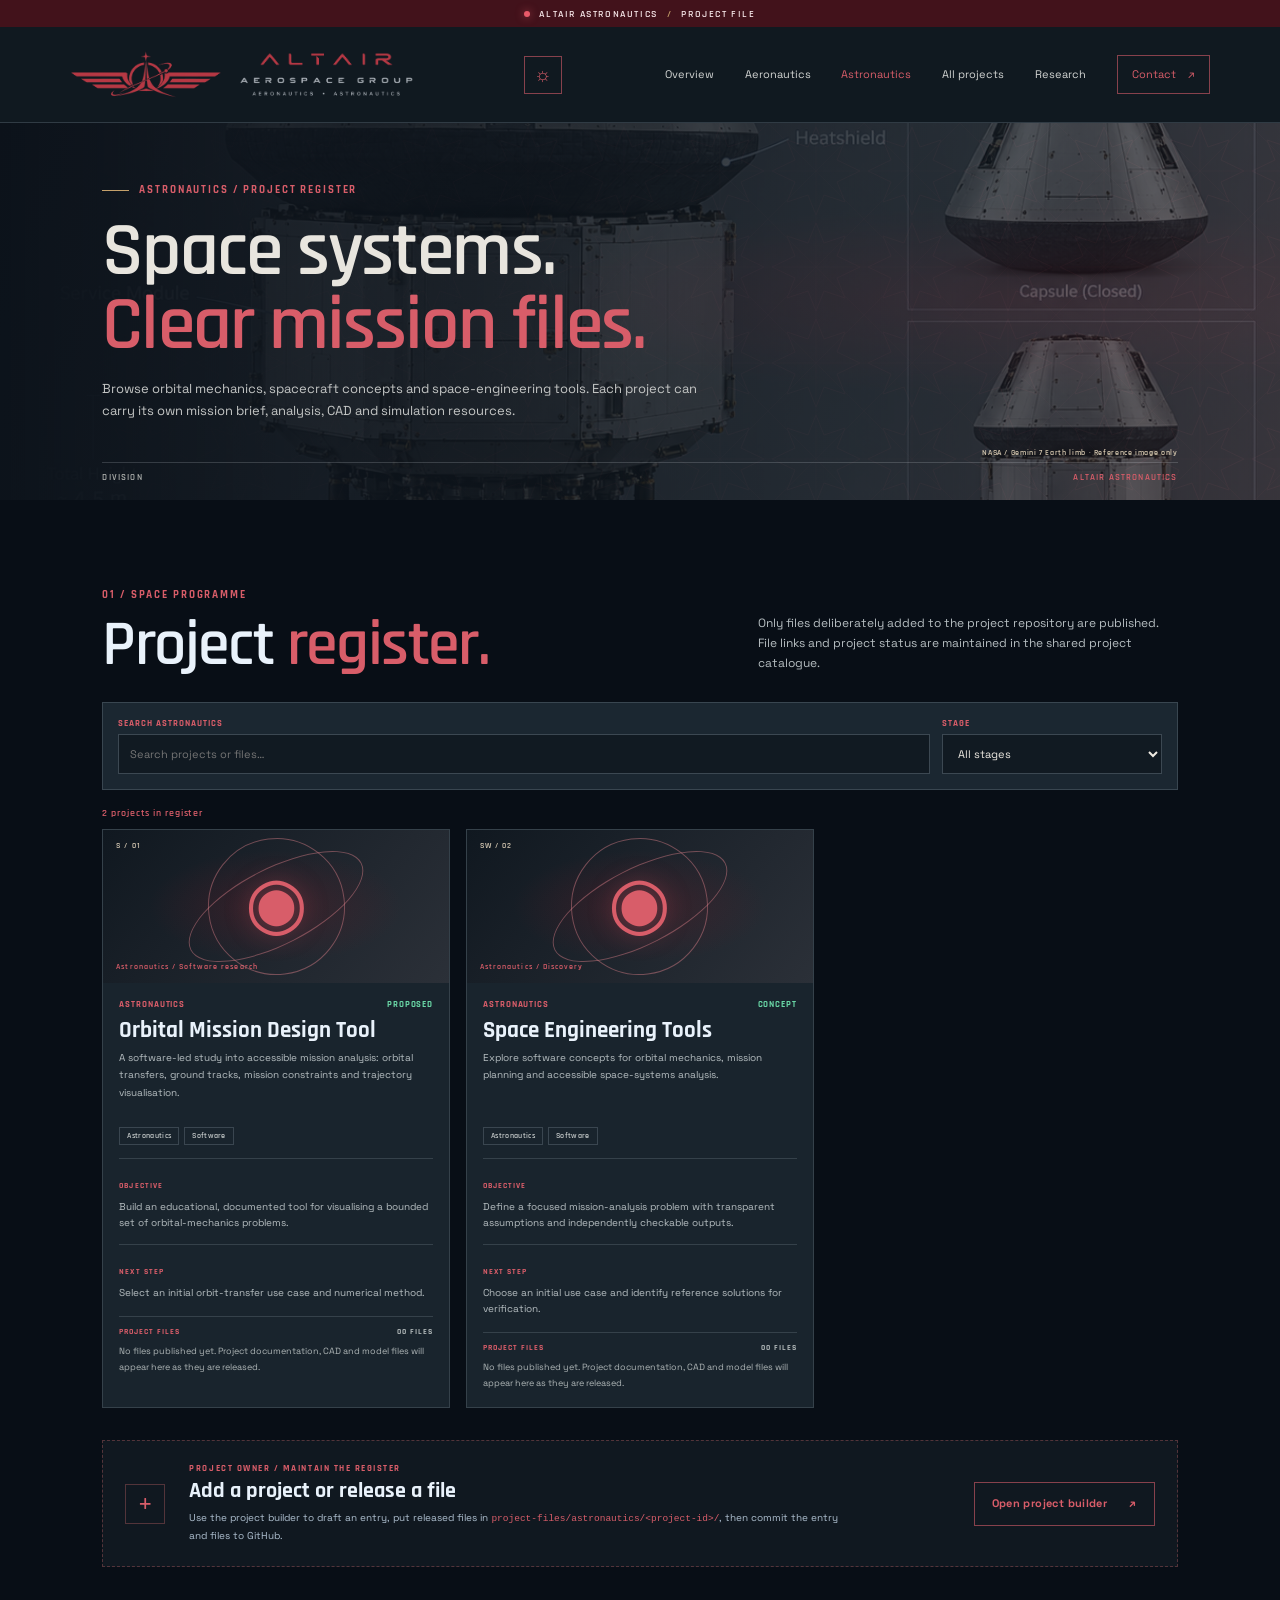
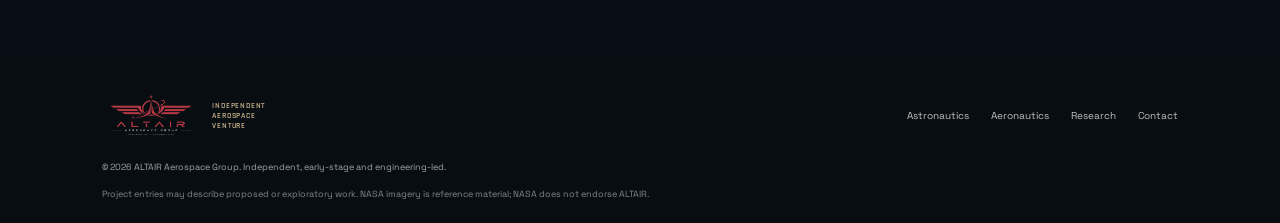
<file: astronautics-projects.html>
<!DOCTYPE html>
<html lang="en" data-theme="dark">
<head>
  <meta charset="UTF-8">
  <meta name="viewport" content="width=device-width, initial-scale=1">
  <meta name="theme-color" content="#080e16">
  <meta name="description" content="Altair Astronautics project register, including mission objectives, orbital analysis, status and released technical files.">
  <title>Astronautics projects | ALTAIR Aerospace Group</title>
  <link rel="icon" type="image/png" href="assets/favicon.png">
  <link rel="preconnect" href="https://fonts.googleapis.com"><link rel="preconnect" href="https://fonts.gstatic.com" crossorigin>
  <link href="https://fonts.googleapis.com/css2?family=Rajdhani:wght@400;500;600;700&family=Space+Grotesk:wght@400;500;600;700&display=swap" rel="stylesheet">
  <link rel="stylesheet" href="styles.css">
  <script src="script.js" defer></script><script src="projects-data.js" defer></script><script src="projects.js" defer></script>
</head>
<body data-project-division="Astronautics">
  <div class="topline"><span class="signal"></span> ALTAIR ASTRONAUTICS <span class="topline-separator">/</span> PROJECT FILE</div>
  <header class="site-header">
    <a class="brand" href="index.html" aria-label="ALTAIR Aerospace Group home"><img class="brand-emblem" src="assets/altair-emblem.png" data-light-src="assets/altair-emblem.png" data-dark-src="assets/altair-emblem-transparent.png" alt=""><span class="brand-wording"><img src="assets/altair-wordmark.png" data-light-src="assets/altair-wordmark.png" data-dark-src="assets/altair-wordmark-transparent.png" alt=""><img src="assets/aerospace-group-wordmark.png" data-light-src="assets/aerospace-group-wordmark.png" data-dark-src="assets/aerospace-group-wordmark-transparent.png" alt=""></span></a>
    <div class="header-controls"><button class="theme-toggle" type="button" aria-label="Switch to dark mode" title="Switch to dark mode"><span aria-hidden="true">◐</span></button><button class="menu-toggle" type="button" aria-label="Open navigation" aria-expanded="false" aria-controls="main-nav"><span></span><span></span></button></div>
    <nav class="main-nav" id="main-nav" aria-label="Main navigation"><a href="index.html">Overview</a><a href="aeronautics.html">Aeronautics</a><a class="current" aria-current="page" href="astronautics.html">Astronautics</a><a href="projects.html">All projects</a><a href="research.html">Research</a><a class="nav-contact" href="contact.html">Contact <span>↗</span></a></nav>
  </header>
  <main>
    <section class="page-hero project-division-hero space-register-hero">
      <div class="page-hero-copy"><p class="eyebrow"><span class="eyebrow-line"></span> ASTRONAUTICS / PROJECT REGISTER</p><h1>Space systems.<br><em>Clear mission files.</em></h1><p>Browse orbital mechanics, spacecraft concepts and space-engineering tools. Each project can carry its own mission brief, analysis, CAD and simulation resources.</p></div>
      <span class="project-image-credit">NASA / Gemini 7 Earth limb · Reference image only</span>
      <div class="page-hero-index"><span>DIVISION</span><b>ALTAIR ASTRONAUTICS</b></div>
    </section>
    <section class="section-pad portfolio-section division-portfolio-section">
      <div class="section-heading"><div><p class="section-kicker">01 / SPACE PROGRAMME</p><h2>Project <em>register.</em></h2></div><p>Only files deliberately added to the project repository are published. File links and project status are maintained in the shared project catalogue.</p></div>
      <div class="portfolio-controls division-controls"><label class="search-control"><span>SEARCH ASTRONAUTICS</span><input id="project-search" type="search" placeholder="Search projects or files…" autocomplete="off"></label><label class="select-control"><span>STAGE</span><select id="project-status"><option value="all">All stages</option><option value="Proposed">Proposed</option><option value="Concept">Concept</option><option value="In progress">In progress</option><option value="Testing">Testing</option><option value="Complete">Complete</option></select></label></div>
      <p class="result-count" id="project-count" aria-live="polite"></p>
      <div class="portfolio-grid" id="portfolio-grid" aria-live="polite"></div>
      <div class="empty-state" id="empty-state" hidden><span>NO MATCHING PROJECTS</span><p>Try a different search or stage.</p></div>
      <div class="portfolio-admin"><div class="admin-icon" aria-hidden="true">+</div><div><p class="section-kicker">PROJECT OWNER / MAINTAIN THE REGISTER</p><h3>Add a project or release a file</h3><p>Use the project builder to draft an entry, put released files in <code>project-files/astronautics/&lt;project-id&gt;/</code>, then commit the entry and files to GitHub.</p></div><a class="button button-outline" href="project-builder.html?division=Astronautics">Open project builder <span>↗</span></a></div>
    </section>
  </main>
  <footer class="site-footer"><a class="footer-brand" href="index.html"><img src="assets/altair-logo.png" data-light-src="assets/altair-logo.png" data-dark-src="assets/altair-logo-transparent.png" alt=""><span>INDEPENDENT AEROSPACE VENTURE</span></a><nav class="footer-nav" aria-label="Footer navigation"><a href="astronautics.html">Astronautics</a><a href="aeronautics.html">Aeronautics</a><a href="research.html">Research</a><a href="contact.html">Contact</a></nav><p>© <span id="year"></span> ALTAIR Aerospace Group. Independent, early-stage and engineering-led.</p><p class="disclaimer">Project entries may describe proposed or exploratory work. NASA imagery is reference material; NASA does not endorse ALTAIR.</p></footer>
</body>
</html>
</file>
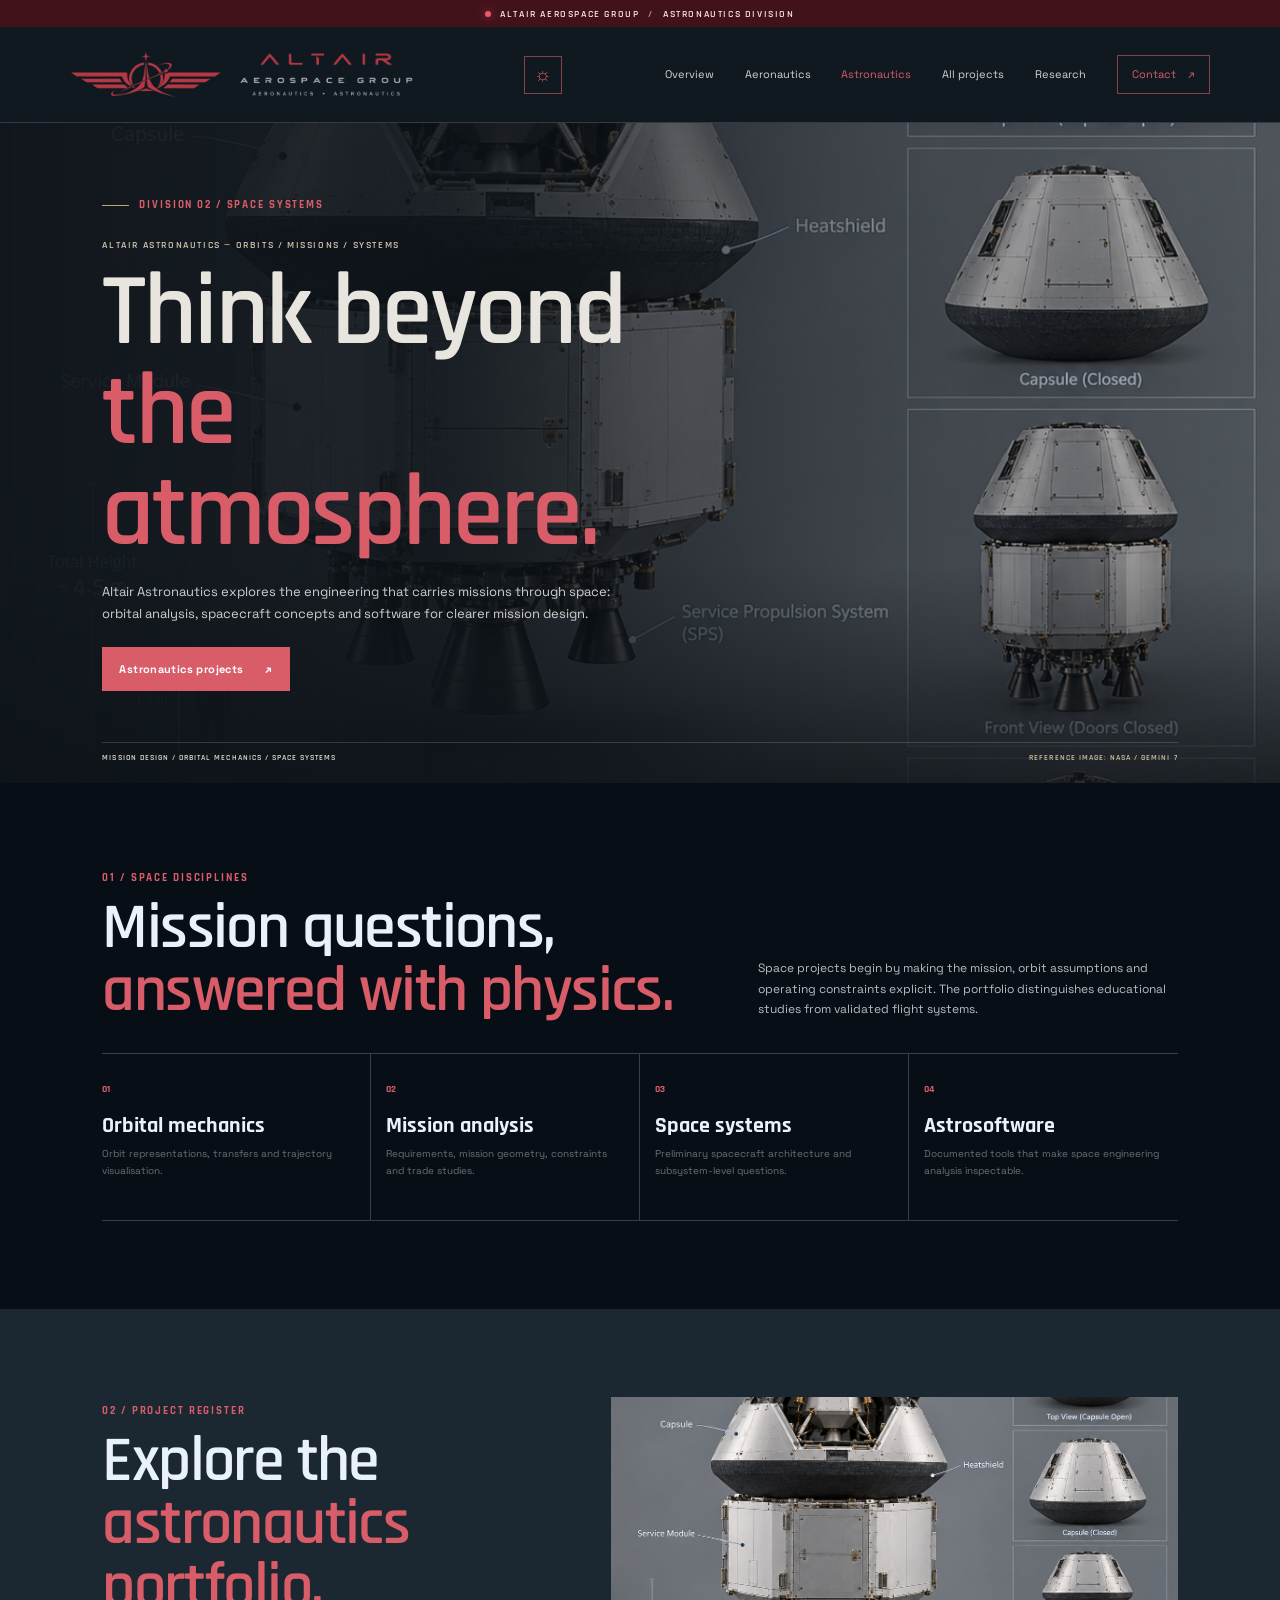
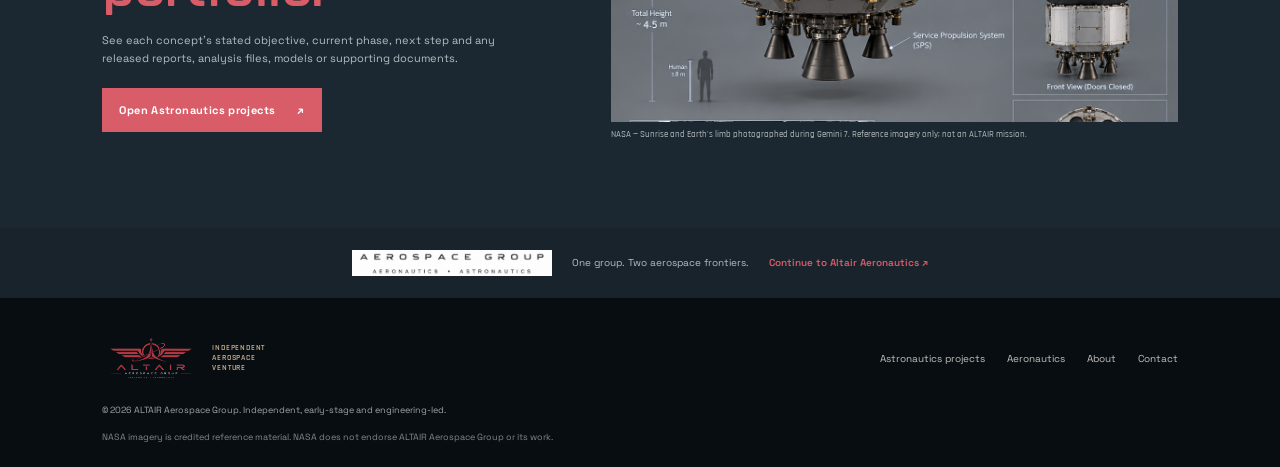
<file: astronautics.html>
<!DOCTYPE html>
<html lang="en" data-theme="dark">
<head>
  <meta charset="UTF-8">
  <meta name="viewport" content="width=device-width, initial-scale=1">
  <meta name="theme-color" content="#080e16">
  <meta name="description" content="Altair Astronautics explores orbital mechanics, space mission analysis, spacecraft concepts and space-focused software.">
  <title>Altair Astronautics | ALTAIR Aerospace Group</title>
  <link rel="icon" type="image/png" href="assets/favicon.png">
  <link rel="preconnect" href="https://fonts.googleapis.com"><link rel="preconnect" href="https://fonts.gstatic.com" crossorigin>
  <link href="https://fonts.googleapis.com/css2?family=Rajdhani:wght@400;500;600;700&family=Space+Grotesk:wght@400;500;600;700&display=swap" rel="stylesheet">
  <link rel="stylesheet" href="styles.css"><script src="script.js" defer></script>
</head>
<body>
  <div class="topline"><span class="signal"></span> ALTAIR AEROSPACE GROUP <span class="topline-separator">/</span> ASTRONAUTICS DIVISION</div>
  <header class="site-header">
    <a class="brand" href="index.html" aria-label="ALTAIR Aerospace Group home"><img class="brand-emblem" src="assets/altair-emblem.png" data-light-src="assets/altair-emblem.png" data-dark-src="assets/altair-emblem-transparent.png" alt=""><span class="brand-wording"><img src="assets/altair-wordmark.png" data-light-src="assets/altair-wordmark.png" data-dark-src="assets/altair-wordmark-transparent.png" alt=""><img src="assets/aerospace-group-wordmark.png" data-light-src="assets/aerospace-group-wordmark.png" data-dark-src="assets/aerospace-group-wordmark-transparent.png" alt=""></span></a>
    <div class="header-controls"><button class="theme-toggle" type="button" aria-label="Switch to dark mode" title="Switch to dark mode"><span aria-hidden="true">◐</span></button><button class="menu-toggle" type="button" aria-label="Open navigation" aria-expanded="false" aria-controls="main-nav"><span></span><span></span></button></div>
    <nav class="main-nav" id="main-nav" aria-label="Main navigation"><a href="index.html">Overview</a><a href="aeronautics.html">Aeronautics</a><a class="current" aria-current="page" href="astronautics.html">Astronautics</a><a href="projects.html">All projects</a><a href="research.html">Research</a><a class="nav-contact" href="contact.html">Contact <span>↗</span></a></nav>
  </header>
  <main>
    <section class="division-hero division-space">
      <img class="division-hero-image" src="assets/nasa-earth-limb.jpg" alt="Sunrise and Earth's limb seen from the Gemini 7 spacecraft">
      <div class="division-image-shade"></div>
      <div class="division-hero-copy"><p class="eyebrow"><span class="eyebrow-line"></span> DIVISION 02 / SPACE SYSTEMS</p><p class="division-serial">ALTAIR ASTRONAUTICS <span>—</span> ORBITS / MISSIONS / SYSTEMS</p><h1>Think beyond<br><em>the atmosphere.</em></h1><p>Altair Astronautics explores the engineering that carries missions through space: orbital analysis, spacecraft concepts and software for clearer mission design.</p><a class="button button-primary" href="astronautics-projects.html">Astronautics projects <span>↗</span></a></div>
      <div class="division-hero-footer"><span>MISSION DESIGN / ORBITAL MECHANICS / SPACE SYSTEMS</span><span>REFERENCE IMAGE: NASA / GEMINI 7</span></div>
    </section>
    <section class="section-pad division-intro">
      <div class="section-heading"><div><p class="section-kicker">01 / SPACE DISCIPLINES</p><h2>Mission questions,<br><em>answered with physics.</em></h2></div><p>Space projects begin by making the mission, orbit assumptions and operating constraints explicit. The portfolio distinguishes educational studies from validated flight systems.</p></div>
      <div class="discipline-grid">
        <article><span>01</span><h3>Orbital mechanics</h3><p>Orbit representations, transfers and trajectory visualisation.</p></article>
        <article><span>02</span><h3>Mission analysis</h3><p>Requirements, mission geometry, constraints and trade studies.</p></article>
        <article><span>03</span><h3>Space systems</h3><p>Preliminary spacecraft architecture and subsystem-level questions.</p></article>
        <article><span>04</span><h3>Astrosoftware</h3><p>Documented tools that make space engineering analysis inspectable.</p></article>
      </div>
    </section>
    <section class="section-pad division-feature division-feature-reverse">
      <figure><img src="assets/nasa-earth-limb.jpg" alt="The sunrise line and Earth's limb viewed from Gemini 7 orbit"><figcaption>NASA — Sunrise and Earth's limb photographed during Gemini 7. Reference imagery only; not an ALTAIR mission.</figcaption></figure>
      <div><p class="section-kicker">02 / PROJECT REGISTER</p><h2>Explore the<br><em>astronautics portfolio.</em></h2><p>See each concept's stated objective, current phase, next step and any released reports, analysis files, models or supporting documents.</p><a class="button button-primary" href="astronautics-projects.html">Open Astronautics projects <span>↗</span></a></div>
    </section>
    <section class="division-note"><img src="assets/aerospace-group-wordmark.png" alt="Aerospace Group — Aeronautics • Astronautics"><p>One group. Two aerospace frontiers.</p><a href="aeronautics.html">Continue to Altair Aeronautics ↗</a></section>
  </main>
  <footer class="site-footer"><a class="footer-brand" href="index.html"><img src="assets/altair-logo.png" data-light-src="assets/altair-logo.png" data-dark-src="assets/altair-logo-transparent.png" alt=""><span>INDEPENDENT AEROSPACE VENTURE</span></a><nav class="footer-nav" aria-label="Footer navigation"><a href="astronautics-projects.html">Astronautics projects</a><a href="aeronautics.html">Aeronautics</a><a href="about.html">About</a><a href="contact.html">Contact</a></nav><p>© <span id="year"></span> ALTAIR Aerospace Group. Independent, early-stage and engineering-led.</p><p class="disclaimer">NASA imagery is credited reference material. NASA does not endorse ALTAIR Aerospace Group or its work.</p></footer>
</body>
</html>
</file>
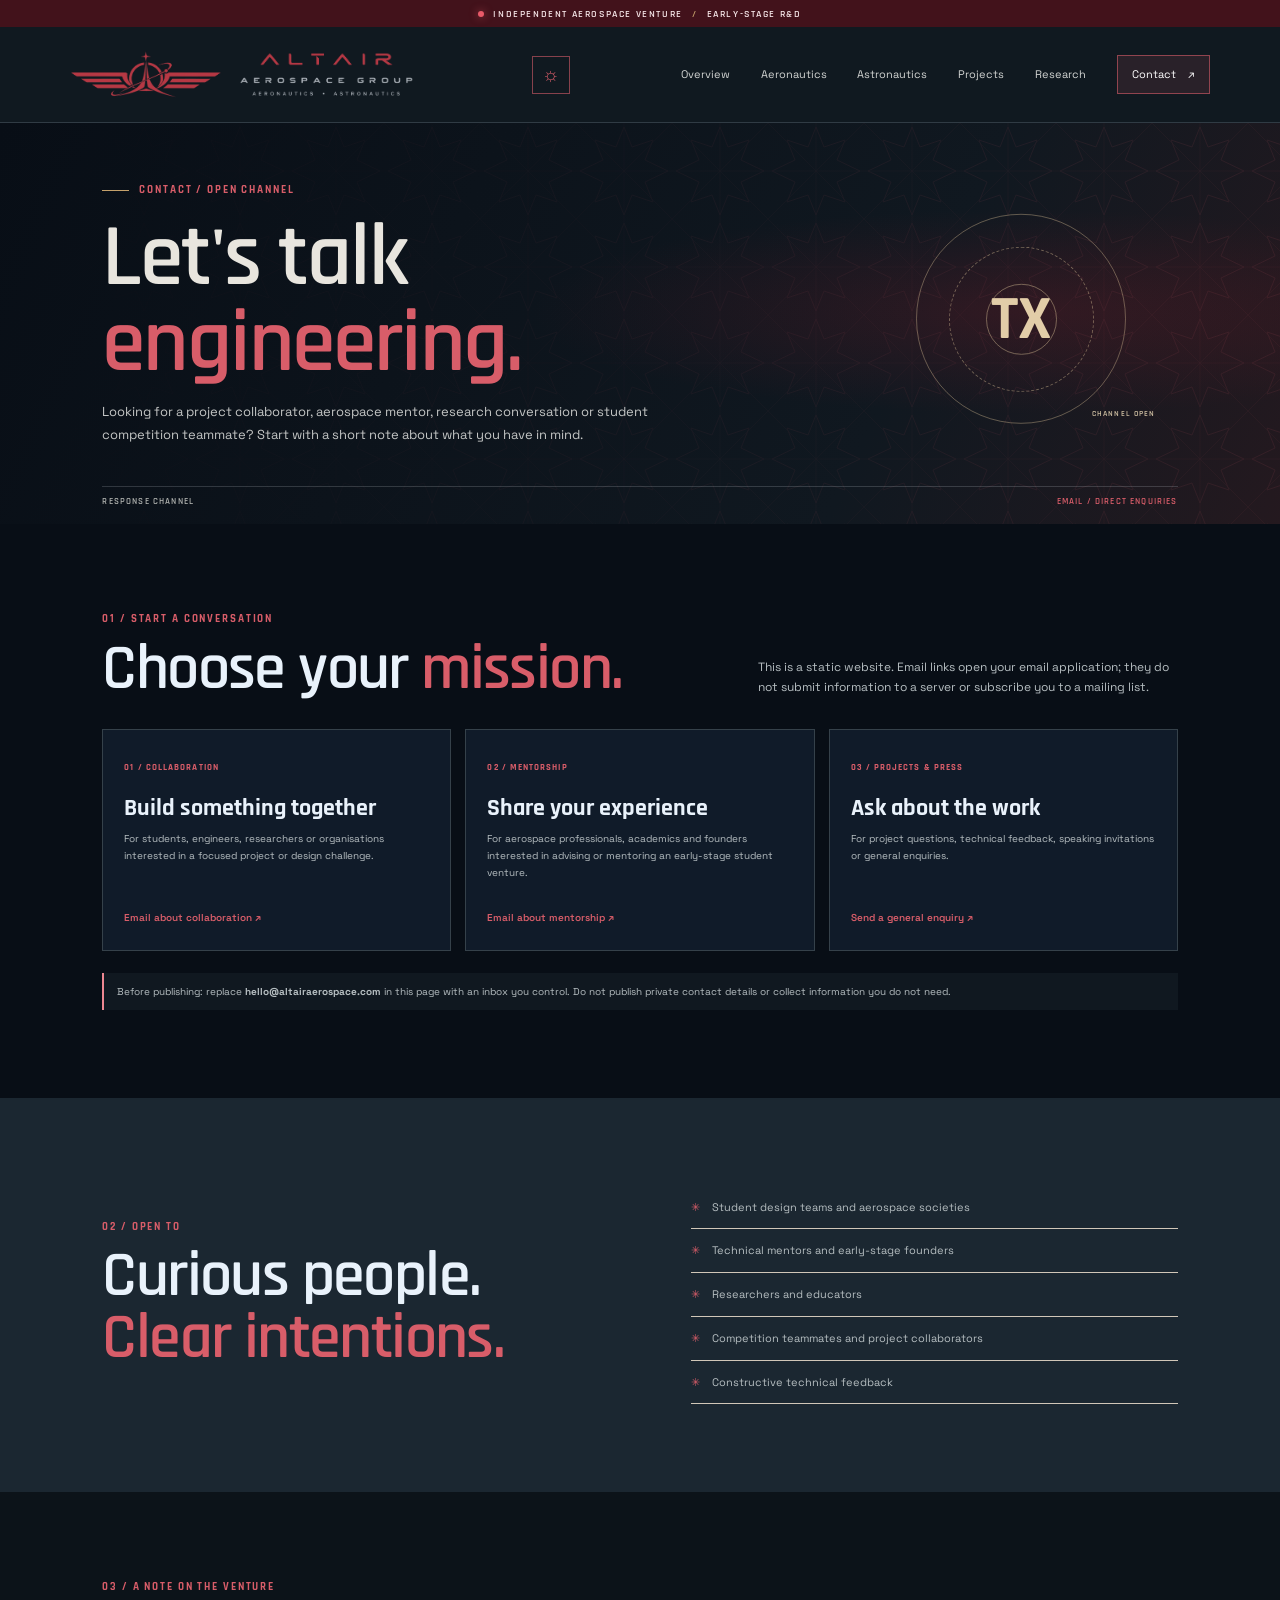
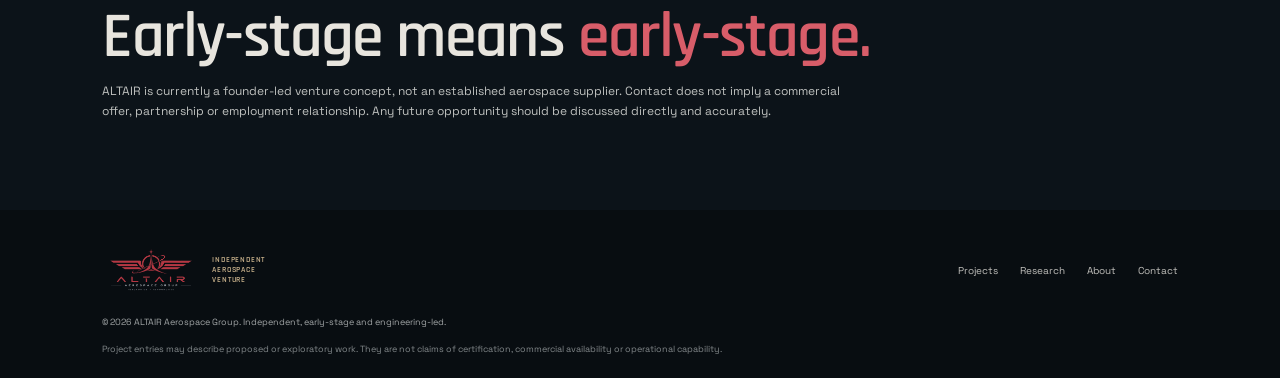
<file: contact.html>
<!DOCTYPE html>
<html lang="en" data-theme="dark">
<head>
  <meta charset="UTF-8">
  <meta name="viewport" content="width=device-width, initial-scale=1">
  <meta name="theme-color" content="#080e16">
  <meta name="description" content="Contact ALTAIR Aerospace Group about engineering collaboration, mentorship, research projects and student competitions.">
  <title>Contact | ALTAIR Aerospace Group</title>
  <link rel="icon" type="image/png" href="assets/favicon.png">
  <link rel="preconnect" href="https://fonts.googleapis.com">
  <link rel="preconnect" href="https://fonts.gstatic.com" crossorigin>
  <link href="https://fonts.googleapis.com/css2?family=Rajdhani:wght@400;500;600;700&family=Space+Grotesk:wght@400;500;600;700&display=swap" rel="stylesheet">
  <link rel="stylesheet" href="styles.css">
  <script src="script.js" defer></script>
</head>
<body>
  <div class="topline"><span class="signal"></span> INDEPENDENT AEROSPACE VENTURE <span class="topline-separator">/</span> EARLY-STAGE R&amp;D</div>
  <header class="site-header">
    <a class="brand" href="index.html" aria-label="ALTAIR Aerospace Group home"><img class="brand-emblem" src="assets/altair-emblem.png" data-light-src="assets/altair-emblem.png" data-dark-src="assets/altair-emblem-transparent.png" alt=""><span class="brand-wording"><img src="assets/altair-wordmark.png" data-light-src="assets/altair-wordmark.png" data-dark-src="assets/altair-wordmark-transparent.png" alt=""><img src="assets/aerospace-group-wordmark.png" data-light-src="assets/aerospace-group-wordmark.png" data-dark-src="assets/aerospace-group-wordmark-transparent.png" alt=""></span></a>
    <div class="header-controls"><button class="theme-toggle" type="button" aria-label="Switch to dark mode" title="Switch to dark mode"><span aria-hidden="true">◐</span></button><button class="menu-toggle" type="button" aria-label="Open navigation" aria-expanded="false" aria-controls="main-nav"><span></span><span></span></button></div>
    <nav class="main-nav" id="main-nav" aria-label="Main navigation"><a href="index.html">Overview</a><a href="aeronautics.html">Aeronautics</a><a href="astronautics.html">Astronautics</a><a href="projects.html">Projects</a><a href="research.html">Research</a><a class="nav-contact current" aria-current="page" href="contact.html">Contact <span>↗</span></a></nav>
  </header>
  <main>
    <section class="page-hero contact-hero">
      <div class="page-hero-copy"><p class="eyebrow"><span class="eyebrow-line"></span> CONTACT / OPEN CHANNEL</p><h1>Let's talk<br><em>engineering.</em></h1><p>Looking for a project collaborator, aerospace mentor, research conversation or student competition teammate? Start with a short note about what you have in mind.</p></div>
      <div class="contact-signal" aria-hidden="true"><div class="signal-ring"></div><div class="signal-ring signal-ring-small"></div><span>TX</span><i>CHANNEL OPEN</i></div>
      <div class="page-hero-index"><span>RESPONSE CHANNEL</span><b>EMAIL / DIRECT ENQUIRIES</b></div>
    </section>
    <section class="section-pad contact-options">
      <div class="section-heading"><div><p class="section-kicker">01 / START A CONVERSATION</p><h2>Choose your <em>mission.</em></h2></div><p>This is a static website. Email links open your email application; they do not submit information to a server or subscribe you to a mailing list.</p></div>
      <div class="contact-grid">
        <article><span>01 / COLLABORATION</span><h3>Build something together</h3><p>For students, engineers, researchers or organisations interested in a focused project or design challenge.</p><a class="contact-email" href="mailto:hello@altairaerospace.com?subject=ALTAIR%20Collaboration">Email about collaboration ↗</a></article>
        <article><span>02 / MENTORSHIP</span><h3>Share your experience</h3><p>For aerospace professionals, academics and founders interested in advising or mentoring an early-stage student venture.</p><a class="contact-email" href="mailto:hello@altairaerospace.com?subject=ALTAIR%20Mentorship">Email about mentorship ↗</a></article>
        <article><span>03 / PROJECTS &amp; PRESS</span><h3>Ask about the work</h3><p>For project questions, technical feedback, speaking invitations or general enquiries.</p><a class="contact-email" href="mailto:hello@altairaerospace.com?subject=ALTAIR%20General%20Enquiry">Send a general enquiry ↗</a></article>
      </div>
      <p class="edit-note">Before publishing: replace <strong>hello@altairaerospace.com</strong> in this page with an inbox you control. Do not publish private contact details or collect information you do not need.</p>
    </section>
    <section class="section-pad collaboration-section">
      <div><p class="section-kicker">02 / OPEN TO</p><h2>Curious people.<br><em>Clear intentions.</em></h2></div>
      <ul class="collaboration-list"><li>Student design teams and aerospace societies</li><li>Technical mentors and early-stage founders</li><li>Researchers and educators</li><li>Competition teammates and project collaborators</li><li>Constructive technical feedback</li></ul>
    </section>
    <section class="section-pad contact-practical"><p class="section-kicker">03 / A NOTE ON THE VENTURE</p><h2>Early-stage means <em>early-stage.</em></h2><p>ALTAIR is currently a founder-led venture concept, not an established aerospace supplier. Contact does not imply a commercial offer, partnership or employment relationship. Any future opportunity should be discussed directly and accurately.</p></section>
  </main>
  <footer class="site-footer"><a class="footer-brand" href="index.html"><img src="assets/altair-logo.png" data-light-src="assets/altair-logo.png" data-dark-src="assets/altair-logo-transparent.png" alt=""><span>INDEPENDENT AEROSPACE VENTURE</span></a><nav class="footer-nav" aria-label="Footer navigation"><a href="projects.html">Projects</a><a href="research.html">Research</a><a href="about.html">About</a><a href="contact.html">Contact</a></nav><p>© <span id="year"></span> ALTAIR Aerospace Group. Independent, early-stage and engineering-led.</p><p class="disclaimer">Project entries may describe proposed or exploratory work. They are not claims of certification, commercial availability or operational capability.</p></footer>
</body>
</html>
</file>
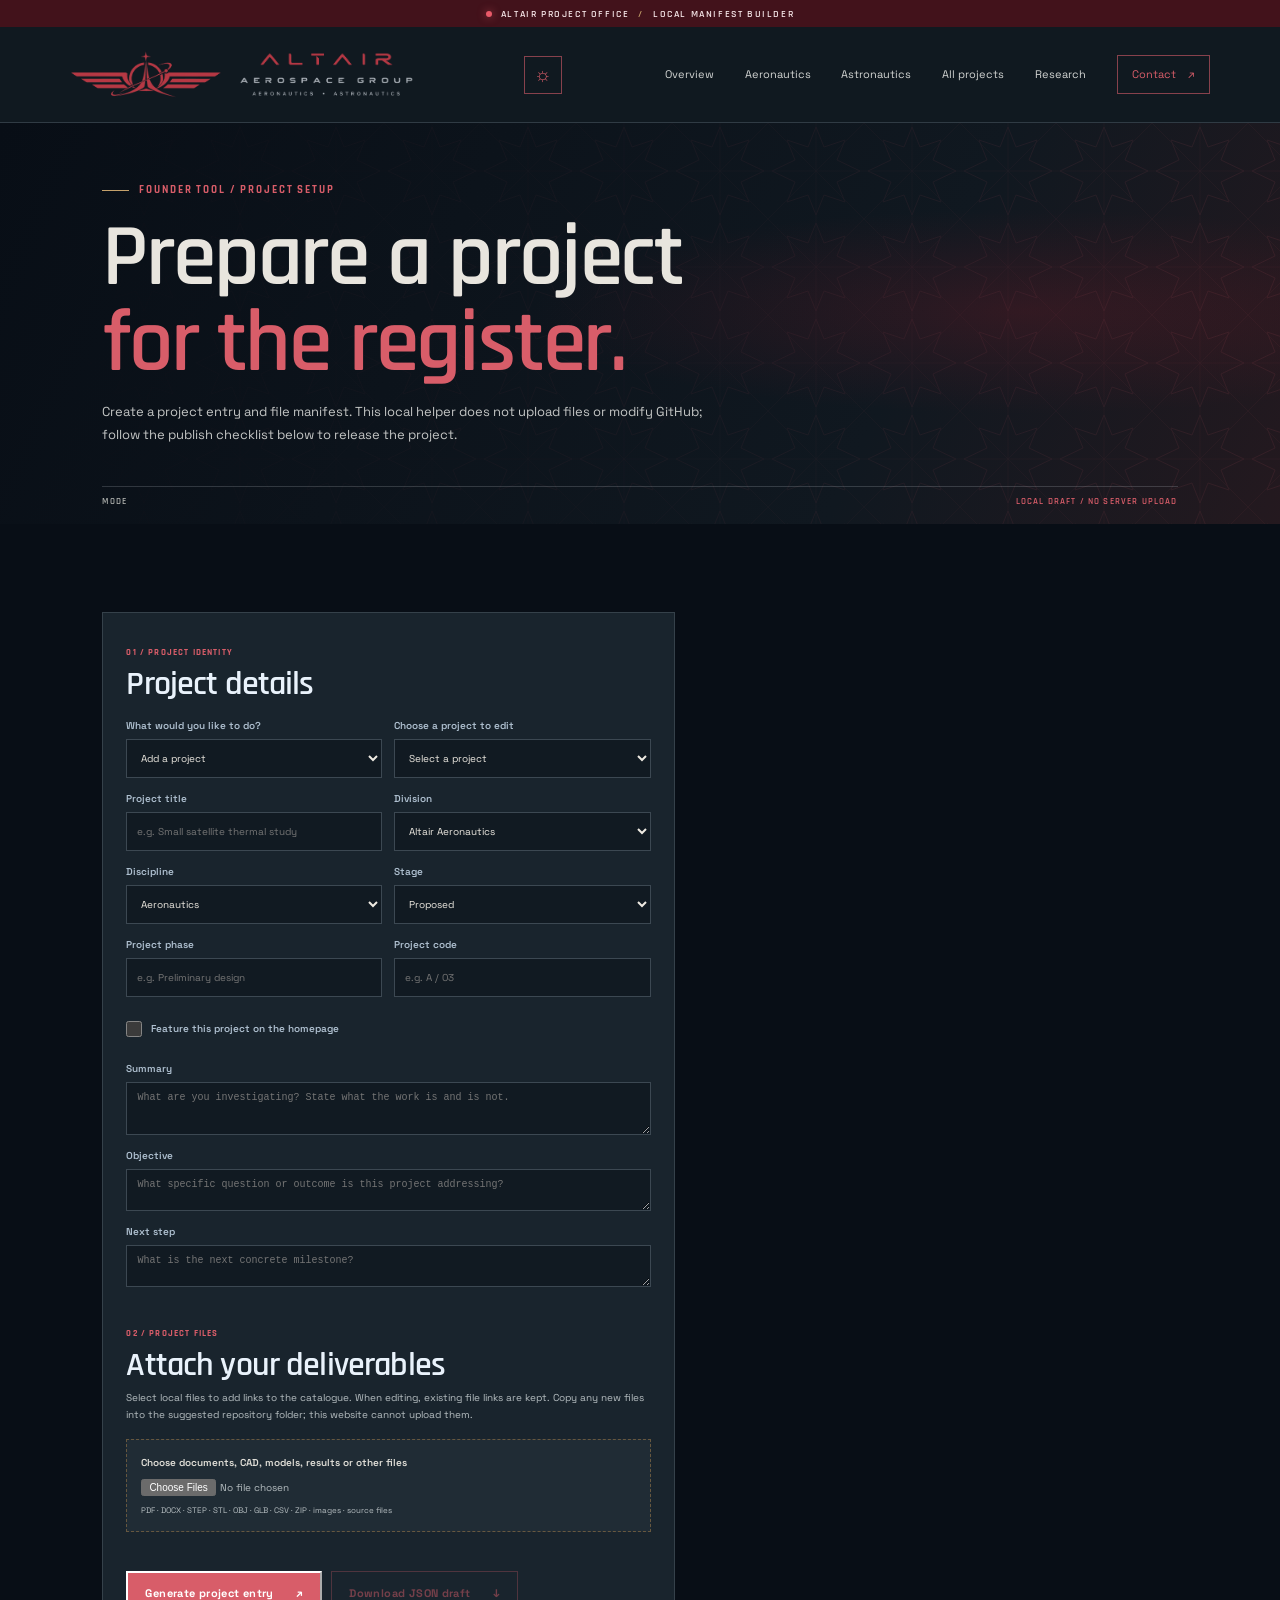
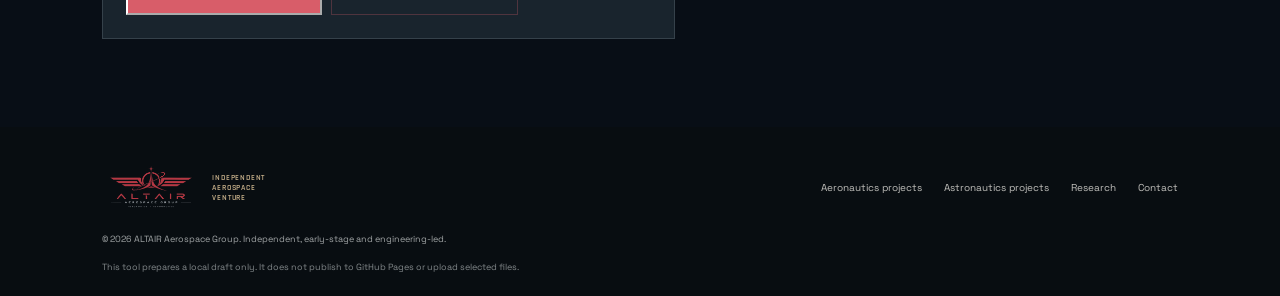
<file: project-builder.html>
<!DOCTYPE html>
<html lang="en" data-theme="dark">
<head>
  <meta charset="UTF-8">
  <meta name="viewport" content="width=device-width, initial-scale=1">
  <meta name="theme-color" content="#080e16">
  <meta name="description" content="Prepare an ALTAIR Aerospace project catalogue entry and file manifest for the static GitHub Pages website.">
  <title>Project builder | ALTAIR Aerospace Group</title>
  <link rel="icon" type="image/png" href="assets/favicon.png">
  <link rel="preconnect" href="https://fonts.googleapis.com"><link rel="preconnect" href="https://fonts.gstatic.com" crossorigin>
  <link href="https://fonts.googleapis.com/css2?family=Rajdhani:wght@400;500;600;700&family=Space+Grotesk:wght@400;500;600;700&display=swap" rel="stylesheet">
  <link rel="stylesheet" href="styles.css">
  <script src="script.js" defer></script><script src="projects-data.js" defer></script><script src="project-builder.js" defer></script>
</head>
<body>
  <div class="topline"><span class="signal"></span> ALTAIR PROJECT OFFICE <span class="topline-separator">/</span> LOCAL MANIFEST BUILDER</div>
  <header class="site-header">
    <a class="brand" href="index.html" aria-label="ALTAIR Aerospace Group home"><img class="brand-emblem" src="assets/altair-emblem.png" data-light-src="assets/altair-emblem.png" data-dark-src="assets/altair-emblem-transparent.png" alt=""><span class="brand-wording"><img src="assets/altair-wordmark.png" data-light-src="assets/altair-wordmark.png" data-dark-src="assets/altair-wordmark-transparent.png" alt=""><img src="assets/aerospace-group-wordmark.png" data-light-src="assets/aerospace-group-wordmark.png" data-dark-src="assets/aerospace-group-wordmark-transparent.png" alt=""></span></a>
    <div class="header-controls"><button class="theme-toggle" type="button" aria-label="Switch to dark mode" title="Switch to dark mode"><span aria-hidden="true">◐</span></button><button class="menu-toggle" type="button" aria-label="Open navigation" aria-expanded="false" aria-controls="main-nav"><span></span><span></span></button></div>
    <nav class="main-nav" id="main-nav" aria-label="Main navigation"><a href="index.html">Overview</a><a href="aeronautics.html">Aeronautics</a><a href="astronautics.html">Astronautics</a><a href="projects.html">All projects</a><a href="research.html">Research</a><a class="nav-contact" href="contact.html">Contact <span>↗</span></a></nav>
  </header>
  <main>
    <section class="page-hero builder-hero"><div class="page-hero-copy"><p class="eyebrow"><span class="eyebrow-line"></span> FOUNDER TOOL / PROJECT SETUP</p><h1>Prepare a project<br><em>for the register.</em></h1><p>Create a project entry and file manifest. This local helper does not upload files or modify GitHub; follow the publish checklist below to release the project.</p></div><div class="page-hero-index"><span>MODE</span><b>LOCAL DRAFT / NO SERVER UPLOAD</b></div></section>
    <section class="section-pad builder-section">
      <form class="builder-form" id="project-form">
        <div class="builder-block-heading"><span>01 / PROJECT IDENTITY</span><h2>Project details</h2></div>
        <div class="builder-fields">
          <label>What would you like to do?<select id="builder-mode"><option value="new">Add a project</option><option value="edit">Edit an existing project</option></select></label>
          <label id="existing-project-field" hidden>Choose a project to edit<select id="existing-project"><option value="">Select a project</option></select></label>
          <label>Project title<input name="title" required maxlength="100" placeholder="e.g. Small satellite thermal study"></label>
          <label>Division<select name="division" required><option value="Aeronautics">Altair Aeronautics</option><option value="Astronautics">Altair Astronautics</option></select></label>
          <label>Discipline<select name="category" required><option>Aeronautics</option><option>Astronautics</option><option>Software</option><option>Unmanned systems</option></select></label>
          <label>Stage<select name="status" required><option>Proposed</option><option>Concept</option><option>In progress</option><option>Testing</option><option>Complete</option></select></label>
          <label>Project phase<input name="phase" required maxlength="60" placeholder="e.g. Preliminary design"></label>
          <label>Project code<input name="code" maxlength="24" placeholder="e.g. A / 03"></label>
          <label class="builder-check-label"><span><input name="featured" type="checkbox"> Feature this project on the homepage</span></label>
          <label class="builder-wide">Summary<textarea name="summary" required maxlength="400" rows="3" placeholder="What are you investigating? State what the work is and is not."></textarea></label>
          <label class="builder-wide">Objective<textarea name="objective" required maxlength="300" rows="2" placeholder="What specific question or outcome is this project addressing?"></textarea></label>
          <label class="builder-wide">Next step<textarea name="nextStep" required maxlength="200" rows="2" placeholder="What is the next concrete milestone?"></textarea></label>
        </div>
        <div class="builder-block-heading builder-files-heading"><span>02 / PROJECT FILES</span><h2>Attach your deliverables</h2><p>Select local files to add links to the catalogue. When editing, existing file links are kept. Copy any new files into the suggested repository folder; this website cannot upload them.</p></div>
        <label class="file-picker">Choose documents, CAD, models, results or other files<input id="resource-files" type="file" multiple><span class="file-types">PDF · DOCX · STEP · STL · OBJ · GLB · CSV · ZIP · images · source files</span></label>
        <div id="existing-resources" class="existing-resources" aria-live="polite"></div>
        <div id="selected-files" class="selected-files" aria-live="polite"></div>
        <div class="builder-actions"><button class="button button-primary" type="submit">Generate project entry <span>↗</span></button><button class="button button-secondary" id="download-entry" type="button" disabled>Download JSON draft <span>↓</span></button></div>
      </form>
      <aside class="builder-output" id="builder-output" hidden>
        <div class="builder-block-heading"><span>03 / REVIEW &amp; PUBLISH</span><h2>Draft catalogue entry</h2></div>
        <p>Review your project entry, then download the updated catalogue and replace <code>projects-data.js</code> with it. Copy any new files into the matching project folder before publishing.</p>
        <pre><code id="entry-output"></code></pre>
        <div class="builder-actions"><button class="button button-primary" type="button" id="download-catalog">Download updated catalogue <span>↓</span></button><button class="button button-secondary" type="button" id="copy-entry">Copy project entry <span>↗</span></button><a class="button button-outline" href="README.md#adding-project-files">Open file guide <span>↗</span></a></div>
        <p class="builder-status" id="builder-status" role="status"></p>
        <ol class="publish-steps"><li>Create <code>project-files/&lt;division&gt;/&lt;project-id&gt;/</code>.</li><li>Copy the selected deliverables there; keep related files organised in folders such as <code>documents/</code>, <code>cad/</code>, <code>models/</code> and <code>results/</code>.</li><li>Check you have permission to publish every file; remove secrets and sensitive or controlled technical data.</li><li>Commit the files and project entry to your GitHub repository. The public listing updates when GitHub Pages deploys.</li></ol>
      </aside>
    </section>
  </main>
  <footer class="site-footer"><a class="footer-brand" href="index.html"><img src="assets/altair-logo.png" data-light-src="assets/altair-logo.png" data-dark-src="assets/altair-logo-transparent.png" alt=""><span>INDEPENDENT AEROSPACE VENTURE</span></a><nav class="footer-nav" aria-label="Footer navigation"><a href="aeronautics-projects.html">Aeronautics projects</a><a href="astronautics-projects.html">Astronautics projects</a><a href="research.html">Research</a><a href="contact.html">Contact</a></nav><p>© <span id="year"></span> ALTAIR Aerospace Group. Independent, early-stage and engineering-led.</p><p class="disclaimer">This tool prepares a local draft only. It does not publish to GitHub Pages or upload selected files.</p></footer>
</body>
</html>
</file>
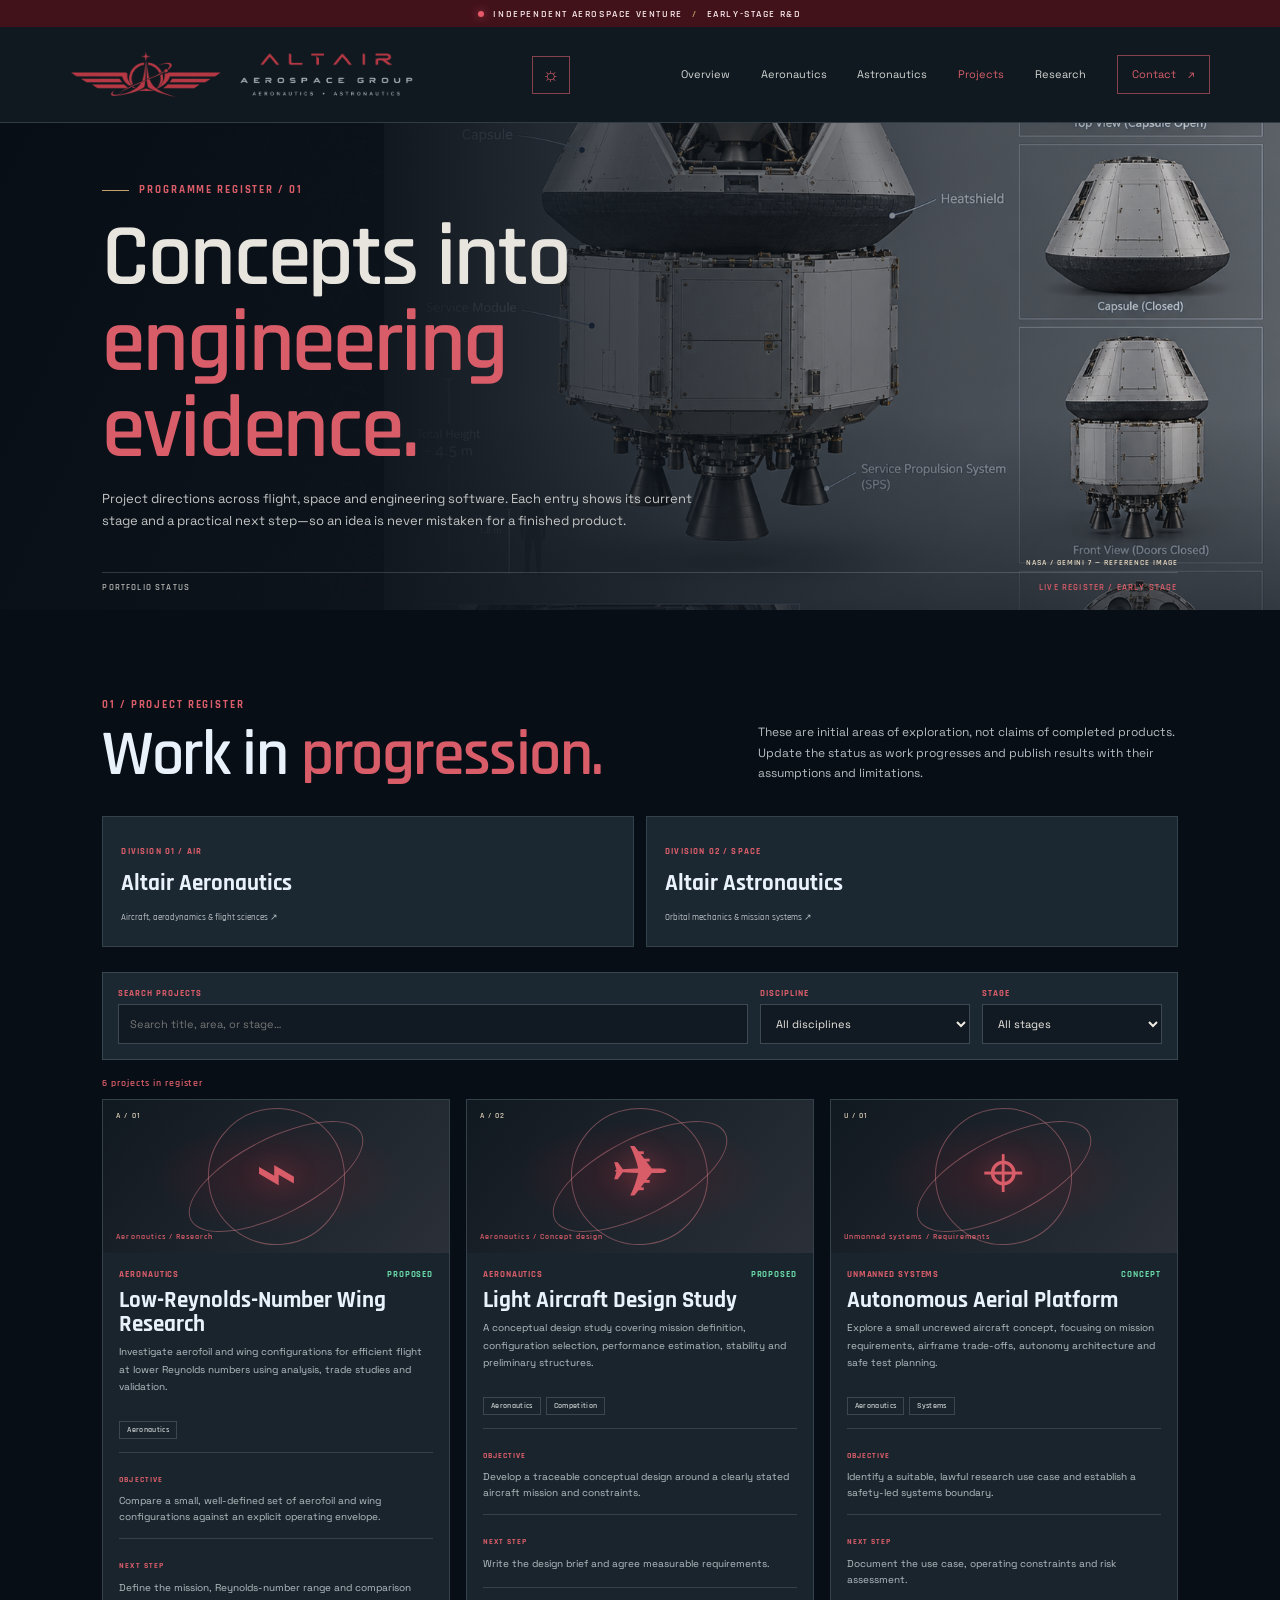
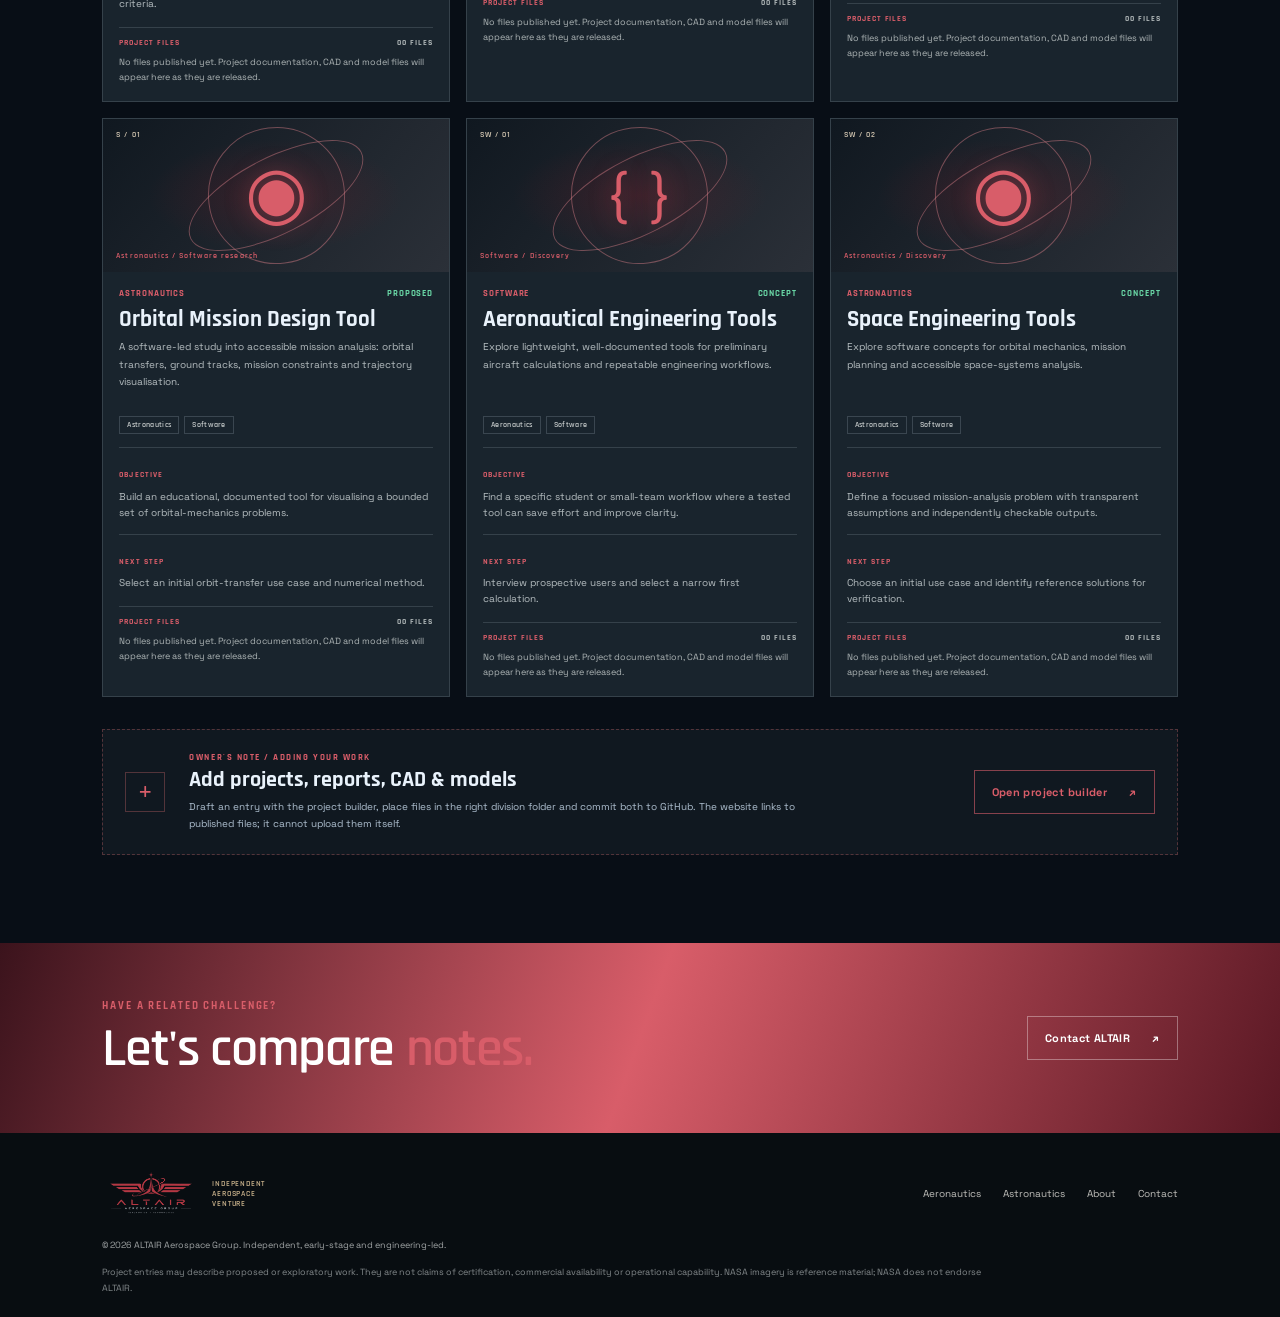
<file: projects.html>
<!DOCTYPE html>
<html lang="en" data-theme="dark">
<head>
  <meta charset="UTF-8">
  <meta name="viewport" content="width=device-width, initial-scale=1">
  <meta name="theme-color" content="#080e16">
  <meta name="description" content="Explore ALTAIR Aerospace Group's proposed and exploratory projects in aeronautics, astronautics, software and aerospace systems.">
  <title>Projects | ALTAIR Aerospace Group</title>
  <link rel="icon" type="image/png" href="assets/favicon.png">
  <link rel="preconnect" href="https://fonts.googleapis.com">
  <link rel="preconnect" href="https://fonts.gstatic.com" crossorigin>
  <link href="https://fonts.googleapis.com/css2?family=Rajdhani:wght@400;500;600;700&family=Space+Grotesk:wght@400;500;600;700&display=swap" rel="stylesheet">
  <link rel="stylesheet" href="styles.css">
  <script src="script.js" defer></script>
  <script src="projects-data.js" defer></script>
  <script src="projects.js" defer></script>
</head>
<body>
  <div class="topline"><span class="signal"></span> INDEPENDENT AEROSPACE VENTURE <span class="topline-separator">/</span> EARLY-STAGE R&amp;D</div>
  <header class="site-header">
    <a class="brand" href="index.html" aria-label="ALTAIR Aerospace Group home"><img class="brand-emblem" src="assets/altair-emblem.png" data-light-src="assets/altair-emblem.png" data-dark-src="assets/altair-emblem-transparent.png" alt=""><span class="brand-wording"><img src="assets/altair-wordmark.png" data-light-src="assets/altair-wordmark.png" data-dark-src="assets/altair-wordmark-transparent.png" alt=""><img src="assets/aerospace-group-wordmark.png" data-light-src="assets/aerospace-group-wordmark.png" data-dark-src="assets/aerospace-group-wordmark-transparent.png" alt=""></span></a>
    <div class="header-controls"><button class="theme-toggle" type="button" aria-label="Switch to dark mode" title="Switch to dark mode"><span aria-hidden="true">◐</span></button><button class="menu-toggle" type="button" aria-label="Open navigation" aria-expanded="false" aria-controls="main-nav"><span></span><span></span></button></div>
    <nav class="main-nav" id="main-nav" aria-label="Main navigation">
      <a href="index.html">Overview</a><a href="aeronautics.html">Aeronautics</a><a href="astronautics.html">Astronautics</a><a class="current" aria-current="page" href="projects.html">Projects</a><a href="research.html">Research</a><a class="nav-contact" href="contact.html">Contact <span>↗</span></a>
    </nav>
  </header>
  <main>
    <section class="page-hero project-hero">
      <div class="page-hero-copy"><p class="eyebrow"><span class="eyebrow-line"></span> PROGRAMME REGISTER / 01</p><h1>Concepts into<br><em>engineering evidence.</em></h1><p>Project directions across flight, space and engineering software. Each entry shows its current stage and a practical next step—so an idea is never mistaken for a finished product.</p></div>
      <figure class="projects-hero-photo"><img src="assets/nasa-earth-limb.jpg" alt="The sunrise line on Earth's horizon photographed from Gemini 7"><figcaption>NASA / GEMINI 7 — REFERENCE IMAGE</figcaption></figure>
      <div class="page-hero-index"><span>PORTFOLIO STATUS</span><b>LIVE REGISTER / EARLY STAGE</b></div>
    </section>
    <section class="section-pad portfolio-section">
      <div class="section-heading">
        <div><p class="section-kicker">01 / PROJECT REGISTER</p><h2>Work in <em>progression.</em></h2></div>
        <p>These are initial areas of exploration, not claims of completed products. Update the status as work progresses and publish results with their assumptions and limitations.</p>
      </div>
      <div class="division-switcher">
        <a href="aeronautics-projects.html"><span>DIVISION 01 / AIR</span><h3>Altair Aeronautics</h3><b>Aircraft, aerodynamics &amp; flight sciences ↗</b></a>
        <a href="astronautics-projects.html"><span>DIVISION 02 / SPACE</span><h3>Altair Astronautics</h3><b>Orbital mechanics &amp; mission systems ↗</b></a>
      </div>
      <div class="portfolio-controls">
        <label class="search-control"><span>SEARCH PROJECTS</span><input id="project-search" type="search" placeholder="Search title, area, or stage…" autocomplete="off"></label>
        <label class="select-control"><span>DISCIPLINE</span><select id="project-category"><option value="all">All disciplines</option><option value="Aeronautics">Aeronautics</option><option value="Astronautics">Astronautics</option><option value="Software">Software</option><option value="Unmanned systems">Unmanned systems</option></select></label>
        <label class="select-control"><span>STAGE</span><select id="project-status"><option value="all">All stages</option><option value="Proposed">Proposed</option><option value="Concept">Concept</option><option value="In progress">In progress</option><option value="Testing">Testing</option><option value="Complete">Complete</option></select></label>
      </div>
      <p class="result-count" id="project-count" aria-live="polite"></p>
      <div class="portfolio-grid" id="portfolio-grid" aria-live="polite"></div>
      <div class="empty-state" id="empty-state" hidden><span>NO MATCHING PROJECTS</span><p>Try a different search or discipline.</p></div>
      <div class="portfolio-admin">
        <div class="admin-icon" aria-hidden="true">+</div>
        <div><p class="section-kicker">OWNER'S NOTE / ADDING YOUR WORK</p><h3>Add projects, reports, CAD &amp; models</h3><p>Draft an entry with the project builder, place files in the right division folder and commit both to GitHub. The website links to published files; it cannot upload them itself.</p></div>
        <a class="button button-outline" href="project-builder.html">Open project builder <span>↗</span></a>
      </div>
    </section>
    <section class="cta-band"><div><p class="section-kicker">HAVE A RELATED CHALLENGE?</p><h2>Let's compare <em>notes.</em></h2></div><a class="button button-primary" href="contact.html">Contact ALTAIR <span>↗</span></a></section>
  </main>
  <footer class="site-footer">
    <a class="footer-brand" href="index.html"><img src="assets/altair-logo.png" data-light-src="assets/altair-logo.png" data-dark-src="assets/altair-logo-transparent.png" alt=""><span>INDEPENDENT AEROSPACE VENTURE</span></a>
    <nav class="footer-nav" aria-label="Footer navigation"><a href="aeronautics-projects.html">Aeronautics</a><a href="astronautics-projects.html">Astronautics</a><a href="about.html">About</a><a href="contact.html">Contact</a></nav>
    <p>© <span id="year"></span> ALTAIR Aerospace Group. Independent, early-stage and engineering-led.</p>
    <p class="disclaimer">Project entries may describe proposed or exploratory work. They are not claims of certification, commercial availability or operational capability. NASA imagery is reference material; NASA does not endorse ALTAIR.</p>
  </footer>
</body>
</html>
</file>
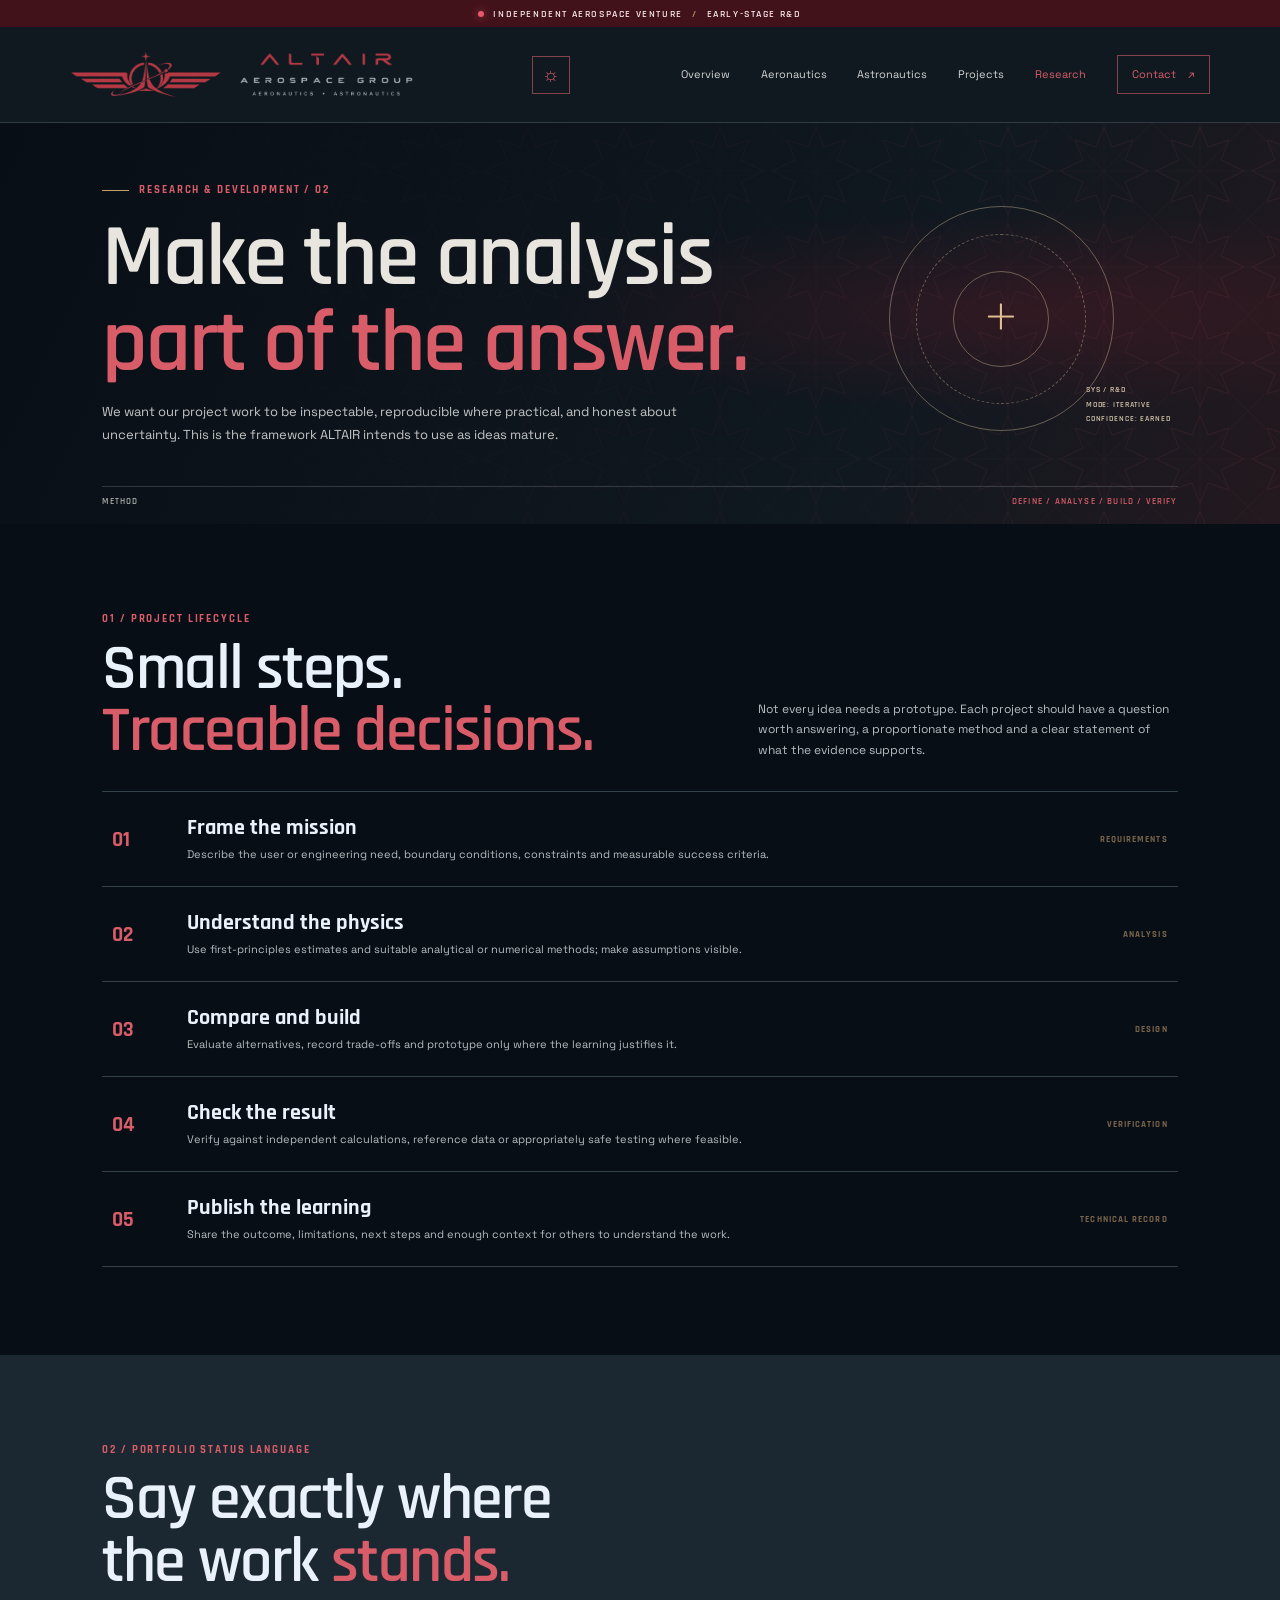
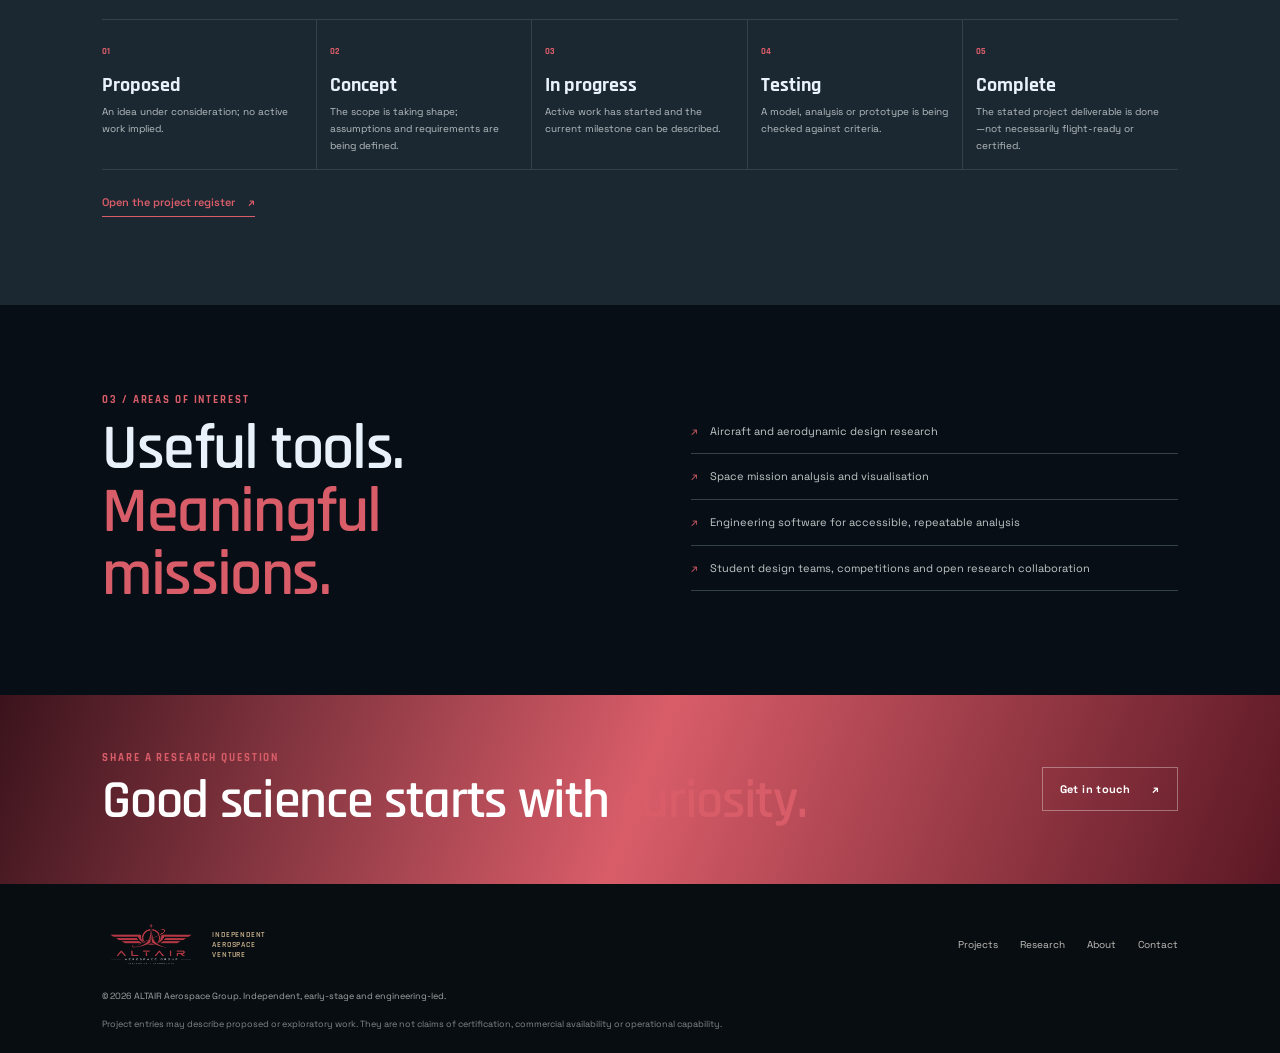
<file: research.html>
<!DOCTYPE html>
<html lang="en" data-theme="dark">
<head>
  <meta charset="UTF-8">
  <meta name="viewport" content="width=device-width, initial-scale=1">
  <meta name="theme-color" content="#080e16">
  <meta name="description" content="ALTAIR Aerospace Group's research and development approach, project lifecycle and collaboration opportunities.">
  <title>Research &amp; development | ALTAIR Aerospace Group</title>
  <link rel="icon" type="image/png" href="assets/favicon.png">
  <link rel="preconnect" href="https://fonts.googleapis.com">
  <link rel="preconnect" href="https://fonts.gstatic.com" crossorigin>
  <link href="https://fonts.googleapis.com/css2?family=Rajdhani:wght@400;500;600;700&family=Space+Grotesk:wght@400;500;600;700&display=swap" rel="stylesheet">
  <link rel="stylesheet" href="styles.css">
  <script src="script.js" defer></script>
</head>
<body>
  <div class="topline"><span class="signal"></span> INDEPENDENT AEROSPACE VENTURE <span class="topline-separator">/</span> EARLY-STAGE R&amp;D</div>
  <header class="site-header">
    <a class="brand" href="index.html" aria-label="ALTAIR Aerospace Group home"><img class="brand-emblem" src="assets/altair-emblem.png" data-light-src="assets/altair-emblem.png" data-dark-src="assets/altair-emblem-transparent.png" alt=""><span class="brand-wording"><img src="assets/altair-wordmark.png" data-light-src="assets/altair-wordmark.png" data-dark-src="assets/altair-wordmark-transparent.png" alt=""><img src="assets/aerospace-group-wordmark.png" data-light-src="assets/aerospace-group-wordmark.png" data-dark-src="assets/aerospace-group-wordmark-transparent.png" alt=""></span></a>
    <div class="header-controls"><button class="theme-toggle" type="button" aria-label="Switch to dark mode" title="Switch to dark mode"><span aria-hidden="true">◐</span></button><button class="menu-toggle" type="button" aria-label="Open navigation" aria-expanded="false" aria-controls="main-nav"><span></span><span></span></button></div>
    <nav class="main-nav" id="main-nav" aria-label="Main navigation"><a href="index.html">Overview</a><a href="aeronautics.html">Aeronautics</a><a href="astronautics.html">Astronautics</a><a href="projects.html">Projects</a><a class="current" aria-current="page" href="research.html">Research</a><a class="nav-contact" href="contact.html">Contact <span>↗</span></a></nav>
  </header>
  <main>
    <section class="page-hero research-hero">
      <div class="page-hero-copy"><p class="eyebrow"><span class="eyebrow-line"></span> RESEARCH &amp; DEVELOPMENT / 02</p><h1>Make the analysis<br><em>part of the answer.</em></h1><p>We want our project work to be inspectable, reproducible where practical, and honest about uncertainty. This is the framework ALTAIR intends to use as ideas mature.</p></div>
      <div class="research-display" aria-hidden="true"><div class="scope-ring"></div><div class="scope-ring scope-ring-small"></div><div class="scope-cross">+</div><span class="scope-readout">SYS / R&amp;D<br>MODE: ITERATIVE<br>CONFIDENCE: EARNED</span></div>
      <div class="page-hero-index"><span>METHOD</span><b>DEFINE / ANALYSE / BUILD / VERIFY</b></div>
    </section>
    <section class="section-pad lifecycle-section">
      <div class="section-heading"><div><p class="section-kicker">01 / PROJECT LIFECYCLE</p><h2>Small steps.<br><em>Traceable decisions.</em></h2></div><p>Not every idea needs a prototype. Each project should have a question worth answering, a proportionate method and a clear statement of what the evidence supports.</p></div>
      <div class="lifecycle-list">
        <article><span>01</span><div><h3>Frame the mission</h3><p>Describe the user or engineering need, boundary conditions, constraints and measurable success criteria.</p></div><b>REQUIREMENTS</b></article>
        <article><span>02</span><div><h3>Understand the physics</h3><p>Use first-principles estimates and suitable analytical or numerical methods; make assumptions visible.</p></div><b>ANALYSIS</b></article>
        <article><span>03</span><div><h3>Compare and build</h3><p>Evaluate alternatives, record trade-offs and prototype only where the learning justifies it.</p></div><b>DESIGN</b></article>
        <article><span>04</span><div><h3>Check the result</h3><p>Verify against independent calculations, reference data or appropriately safe testing where feasible.</p></div><b>VERIFICATION</b></article>
        <article><span>05</span><div><h3>Publish the learning</h3><p>Share the outcome, limitations, next steps and enough context for others to understand the work.</p></div><b>TECHNICAL RECORD</b></article>
      </div>
    </section>
    <section class="section-pad stage-section">
      <p class="section-kicker">02 / PORTFOLIO STATUS LANGUAGE</p><h2>Say exactly where<br>the work <em>stands.</em></h2>
      <div class="stage-grid">
        <article><span>01</span><h3>Proposed</h3><p>An idea under consideration; no active work implied.</p></article>
        <article><span>02</span><h3>Concept</h3><p>The scope is taking shape; assumptions and requirements are being defined.</p></article>
        <article><span>03</span><h3>In progress</h3><p>Active work has started and the current milestone can be described.</p></article>
        <article><span>04</span><h3>Testing</h3><p>A model, analysis or prototype is being checked against criteria.</p></article>
        <article><span>05</span><h3>Complete</h3><p>The stated project deliverable is done—not necessarily flight-ready or certified.</p></article>
      </div>
      <a class="underlined-link" href="projects.html">Open the project register <span>↗</span></a>
    </section>
    <section class="section-pad opportunity-section">
      <div><p class="section-kicker">03 / AREAS OF INTEREST</p><h2>Useful tools.<br><em>Meaningful missions.</em></h2></div>
      <div class="opportunity-list"><p>Aircraft and aerodynamic design research</p><p>Space mission analysis and visualisation</p><p>Engineering software for accessible, repeatable analysis</p><p>Student design teams, competitions and open research collaboration</p></div>
    </section>
    <section class="cta-band"><div><p class="section-kicker">SHARE A RESEARCH QUESTION</p><h2>Good science starts with <em>curiosity.</em></h2></div><a class="button button-primary" href="contact.html">Get in touch <span>↗</span></a></section>
  </main>
  <footer class="site-footer"><a class="footer-brand" href="index.html"><img src="assets/altair-logo.png" data-light-src="assets/altair-logo.png" data-dark-src="assets/altair-logo-transparent.png" alt=""><span>INDEPENDENT AEROSPACE VENTURE</span></a><nav class="footer-nav" aria-label="Footer navigation"><a href="projects.html">Projects</a><a href="research.html">Research</a><a href="about.html">About</a><a href="contact.html">Contact</a></nav><p>© <span id="year"></span> ALTAIR Aerospace Group. Independent, early-stage and engineering-led.</p><p class="disclaimer">Project entries may describe proposed or exploratory work. They are not claims of certification, commercial availability or operational capability.</p></footer>
</body>
</html>
</file>
<file: styles.css>
:root {
  --burgundy: #761b27;
  --burgundy-bright: #b12c3c;
  --burgundy-deep: #42121b;
  --night: #080e16;
  --night-2: #101b29;
  --night-3: #1b2b3d;
  --paper: #edf3f8;
  --ivory: #f7f9fc;
  --sand: #e4ebf2;
  --gold: #c5a16b;
  --ink: #162638;
  --muted: #607184;
  --line: rgba(22, 38, 56, .14);
  --dark-line: rgba(237, 243, 248, .17);
  --font: "Space Grotesk", Arial, sans-serif;
  --display: "Rajdhani", "Arial Narrow", sans-serif;
}

* { box-sizing: border-box; }
html { scroll-behavior: smooth; scroll-padding-top: 100px; }
body { margin: 0; background: var(--ivory); color: var(--ink); font-family: var(--font); line-height: 1.7; }
body, button, input, select { font-family: var(--font); }
a { color: inherit; text-decoration: none; }
button, input, select { font-size: inherit; }
a:focus-visible, button:focus-visible, input:focus-visible, select:focus-visible { outline: 3px solid var(--gold); outline-offset: 3px; }
h1, h2, h3, p { margin-top: 0; }
h1, h2 { font-family: var(--display); font-weight: 600; letter-spacing: -.025em; line-height: .98; }
h1 em, h2 em { color: var(--burgundy); font-style: normal; }
.topline { min-height: 27px; display: flex; justify-content: center; align-items: center; gap: 9px; padding: 4px 12px; background: var(--burgundy-deep); color: #f4e4e6; font: 600 10px var(--display); letter-spacing: .16em; text-align: center; }
.signal { width: 6px; height: 6px; display: inline-block; flex: 0 0 6px; border-radius: 50%; background: #e85a69; box-shadow: 0 0 9px rgba(232,90,105,.65); }
.topline-separator { color: var(--gold); }
.site-header { position: sticky; top: 0; z-index: 20; min-height: 96px; display: flex; align-items: center; justify-content: space-between; gap: 25px; padding: 6px 5.5vw; border-bottom: 1px solid #d5cec2; background: rgba(250,248,243,.97); backdrop-filter: blur(12px); }
.brand { width: 350px; height: 78px; display: grid; grid-template-columns: 152px minmax(0,1fr); align-items: center; gap: 11px; flex: 0 0 auto; overflow: hidden; background: #fff; }
.brand-emblem { display: block; width: 152px; height: auto; object-fit: contain; }
.brand-wording { display: flex; flex-direction: column; justify-content: center; gap: 6px; min-width: 0; }
.brand-wording img { display: block; width: 100%; height: auto; object-fit: contain; }
.main-nav { display: flex; align-items: center; gap: clamp(16px, 2.4vw, 35px); color: #42474b; font-size: 11px; }
.main-nav a { transition: color .2s ease; }
.main-nav a:hover, .main-nav a.current { color: var(--burgundy); }
.main-nav .nav-contact { padding: 9px 14px; border: 1px solid rgba(118,27,39,.48); color: var(--burgundy); }
.main-nav .nav-contact.current { background: var(--burgundy); color: white; }
.nav-contact span { margin-left: 9px; }
.menu-toggle { display: none; }
.eyebrow, .section-kicker { color: var(--burgundy); font: 700 11px var(--display); letter-spacing: .17em; }
.eyebrow { display: flex; align-items: center; gap: 10px; }
.eyebrow-line { width: 27px; height: 1px; background: var(--gold); }
.eyebrow-dot { color: var(--gold); }
.button { min-height: 44px; display: inline-flex; align-items: center; justify-content: center; gap: 22px; padding: 11px 17px; font-size: 11px; font-weight: 700; letter-spacing: .035em; }
.button-primary { background: var(--burgundy); color: #fff; transition: background .2s, transform .2s; }
.button-primary:hover { transform: translateY(-2px); background: var(--burgundy-bright); }
.button-outline { border: 1px solid rgba(216,202,178,.54); color: #f2e7d5; }
.button-outline:hover { border-color: var(--gold); color: white; }
.text-link { color: #e6e2db; font-size: 11px; }
.text-link:hover { color: var(--gold); }
.text-link span { margin-left: 8px; color: var(--gold); }
.underlined-link { display: inline-block; padding-bottom: 5px; border-bottom: 1px solid var(--burgundy); color: var(--burgundy); font-size: 11px; font-weight: 600; }
.underlined-link span { margin-left: 10px; }
.section-pad { padding: 88px 8vw; }

/* Home page flight deck */
.hero { position: relative; min-height: 690px; display: block; overflow: hidden; padding: 80px 8vw 92px; background: #10171d; color: var(--ivory); }
.hero::before, .page-hero::before { position: absolute; inset: 0; pointer-events: none; content: ""; opacity: .14; background-image: url("data:image/svg+xml,%3Csvg xmlns='http://www.w3.org/2000/svg' width='96' height='96' viewBox='0 0 96 96'%3E%3Cpath d='M48 4 56 24 77 17 69 37 92 48 69 59 77 79 56 72 48 92 40 72 19 79 27 59 4 48 27 37 19 17 40 24Z' fill='none' stroke='%23d65b69' stroke-width='1'/%3E%3Cpath d='M0 0 96 96M96 0 0 96M48 0V96M0 48H96' fill='none' stroke='%23d65b69' stroke-width='.5'/%3E%3C/svg%3E"); background-size: 96px 96px; mask-image: linear-gradient(90deg,transparent 4%,#000 85%); }
.hero-grid { position: absolute; z-index: 1; inset: 0; pointer-events: none; opacity: .16; background-image: linear-gradient(rgba(225,215,193,.1) 1px,transparent 1px),linear-gradient(90deg,rgba(225,215,193,.1) 1px,transparent 1px); background-size: 60px 60px; mask-image: linear-gradient(90deg,transparent 4%,#000 100%); }
.hero-content { position: relative; z-index: 2; width: min(48%,590px); padding-top: 40px; }
.hero .eyebrow, .page-hero .eyebrow { color: #d85d69; }
.hero-index { margin: 27px 0 4px; color: #aeb2b4; font: 600 10px var(--display); letter-spacing: .15em; }
.hero-index span { color: var(--gold); }
.hero h1 { margin: 15px 0 18px; font-size: clamp(62px,7vw,100px); }
.hero h1 em { color: #d85d69; }
.hero-copy { max-width: 465px; color: #c2c5c6; font-size: 13px; line-height: 1.85; }
.hero-actions { display: flex; align-items: center; gap: 25px; margin-top: 25px; }
.hero-note { display: flex; align-items: center; gap: 8px; margin-top: 43px; color: #b6b5b1; font: 600 10px var(--display); letter-spacing: .12em; }
.hero-note b { color: var(--gold); }
.note-rule { width: 27px; height: 1px; margin-right: 4px; background: var(--gold); }
.hero-photo { position: absolute; z-index: 0; inset: 0 0 0 27%; margin: 0; }
.hero-photo img { width: 100%; height: 100%; display: block; object-fit: cover; object-position: 55% 60%; }
.hero-photo::after { position: absolute; inset: 0; content: ""; background: linear-gradient(90deg,#10171d 0%,rgba(16,23,29,.92) 12%,rgba(16,23,29,.45) 44%,rgba(16,23,29,.12) 100%),linear-gradient(0deg,rgba(11,14,18,.78),transparent 30%,rgba(14,18,23,.18)); }
.hero-photo figcaption { position: absolute; z-index: 1; right: 8vw; bottom: 61px; display: flex; flex-direction: column; gap: 2px; color: #e6dfd1; font: 600 8px var(--display); letter-spacing: .12em; text-align: right; }
.hero-photo figcaption span:last-child { color: #d3c09d; font-size: 7px; }
.flight-display { display: none; }
.display-head, .display-foot { display: flex; justify-content: space-between; gap: 12px; color: #c7b99f; font: 600 9px var(--display); letter-spacing: .13em; }
.display-head { padding: 0 5px 8px; border-bottom: 1px solid var(--dark-line); }
.flight-svg { display: block; width: 100%; overflow: visible; }
.svg-axis { stroke: rgba(215,204,182,.24); stroke-width: .8; stroke-dasharray: 3 6; }
.svg-grid { stroke: url(#grid); stroke-width: 0; }
.radar-ring { fill: none; stroke: rgba(207,187,154,.3); stroke-width: 1; stroke-dasharray: 3 5; }
.radar-ring-soft { stroke: rgba(207,187,154,.17); stroke-dasharray: 1 7; }
.trajectory { fill: none; stroke: rgba(208,177,125,.78); stroke-width: 1.3; stroke-dasharray: 7 5; }
.earth-limb { fill: none; stroke: #b8525b; stroke-width: 2; }
.earth-contour { fill: none; stroke: rgba(226,199,160,.45); stroke-width: 1; }
.earth-contour-soft { stroke: rgba(226,199,160,.22); }
.aircraft-mark path:first-child { fill: #e5d7bd; stroke: #f5ebda; stroke-width: 1; }
.aircraft-detail { fill: none; stroke: #7a202a; stroke-width: 1.4; }
.position-dot { fill: var(--burgundy-bright); stroke: #f1d8ae; stroke-width: 2; }
.callout-line { fill: none; stroke: #d3b27e; stroke-width: 1; }
.svg-label { fill: #f1e4cb; font: 600 10px var(--display); letter-spacing: 1px; }
.svg-small { fill: #c7b99f; font: 500 8px var(--display); letter-spacing: 1px; }
.star-point { fill: #e0c58f; }
.crosshair { fill: none; stroke: #c5a16b; stroke-width: 1; }
.display-foot { padding: 8px 5px 0; border-top: 1px solid var(--dark-line); color: #9da2a3; font-size: 8px; }
.display-coordinate { color: #e0cfb0; }
.hero-bottom { position: absolute; right: 8vw; bottom: 20px; left: 8vw; display: flex; justify-content: space-between; gap: 12px; padding-top: 10px; border-top: 1px solid var(--dark-line); color: #aaaead; font: 600 10px var(--display); letter-spacing: .12em; }
.hero-bottom i { margin-right: 7px; color: var(--gold); font-style: normal; }
.mission-strip { min-height: 82px; display: flex; align-items: center; justify-content: space-between; gap: 20px; padding: 14px 8vw; border-bottom: 1px solid var(--line); background: #eaf1f7; }
.mission-label, .mission-strip p { color: #717274; font: 600 9px var(--display); letter-spacing: .12em; }
.mission-strip p { margin: 0; font-style: italic; letter-spacing: 0; }
.mission-strip > div { display: flex; align-items: center; gap: 12px; color: var(--burgundy-deep); font: 700 11px var(--display); letter-spacing: .12em; }
.mission-line { width: clamp(20px,7vw,100px); height: 1px; background: #c9858d; }
.mission-node { padding: 5px 8px; border: 1px solid #c9858d; color: var(--burgundy); font-size: 9px; }
.home-work { background: var(--ivory); }
.section-heading { display: flex; align-items: end; justify-content: space-between; gap: 38px; }
.section-heading h2, .engineering-copy h2, .values-band h2, .page-content h2, .founder-section h2, .contact-practical h2 { margin: 12px 0 0; font-size: clamp(43px,5vw,68px); }
.section-heading > p { max-width: 420px; margin: 0 0 3px; color: var(--muted); font-size: 12px; }
.programme-grid { display: grid; grid-template-columns: 1fr 1fr; gap: 18px; margin-top: 35px; }
.programme-card { border: 1px solid #d6cdbf; background: #fff; transition: transform .24s,box-shadow .24s; }
.programme-card:hover { transform: translateY(-4px); box-shadow: 0 16px 38px rgba(28,32,37,.12); }
.programme-visual { position: relative; min-height: 228px; display: grid; place-items: center; overflow: hidden; background: radial-gradient(ellipse at 54% 60%,rgba(118,27,39,.32),transparent 40%),linear-gradient(130deg,#101820,#252a32); }
.programme-visual img { position: absolute; inset: 0; width: 100%; height: 100%; object-fit: cover; filter: saturate(.75); transition: transform .6s; }
.programme-card:hover .programme-visual img { transform: scale(1.04); }
.programme-air .programme-visual::after, .programme-space .programme-visual::after { position: absolute; inset: 0; z-index: 1; content: ""; background: linear-gradient(90deg,rgba(12,17,22,.55),transparent 85%),linear-gradient(0deg,rgba(14,17,21,.58),transparent 60%); }
.programme-visual::before { position: absolute; inset: 0; content: ""; opacity: .14; background: repeating-linear-gradient(0deg,transparent 0 29px,rgba(231,213,181,.5) 30px,transparent 31px),repeating-linear-gradient(90deg,transparent 0 39px,rgba(231,213,181,.4) 40px,transparent 41px); mask-image: radial-gradient(ellipse,#000,transparent 75%); }
.programme-visual svg { position: relative; z-index: 1; width: 82%; max-height: 150px; overflow: visible; }
.programme-air .programme-visual svg { fill: #dfc9a8; filter: drop-shadow(0 0 10px rgba(206,161,110,.25)); }
.programme-space .programme-visual svg { fill: none; stroke: #d2b37e; stroke-width: 1.3; }
.programme-space .programme-visual .planet { fill: rgba(118,27,39,.76); stroke: #d2b37e; }
.drawing-line { fill: none; stroke: #e3cda9; stroke-width: 1; }
.drawing-line-faint, .orbit-drawing-faint { opacity: .45; }
.programme-coordinate, .programme-tag { position: absolute; z-index: 2; color: #d7c6a9; font: 600 9px var(--display); letter-spacing: .14em; }
.programme-coordinate { top: 15px; left: 17px; }
.programme-tag { right: 16px; bottom: 14px; }
.programme-copy { padding: 20px 21px; }
.programme-copy > span:first-child { display: flex; justify-content: space-between; color: #805c40; font: 700 9px var(--display); letter-spacing: .12em; }
.programme-copy > span b { color: #a3a09a; }
.programme-copy h3 { margin: 11px 0 5px; font: 700 25px var(--display); }
.programme-copy p { margin-bottom: 15px; color: #6d7274; font-size: 11px; }
.card-arrow { color: var(--burgundy); font: 700 9px var(--display); letter-spacing: .13em; }
.card-arrow b { margin-left: 6px; }
.engineering-band { display: grid; grid-template-columns: .9fr 1fr; align-items: center; gap: 9vw; background: var(--night); color: var(--ivory); }
.engineering-copy .section-kicker, .cta-band .section-kicker { color: #d85d69; }
.engineering-copy h2 { margin: 15px 0; }
.engineering-copy > p:not(.section-kicker) { max-width: 480px; color: #bfc2c2; font-size: 12px; }
.engineering-copy .button { margin-top: 10px; }
.engineering-readout { padding: 25px; border: 1px solid rgba(205,183,148,.33); background: rgba(255,255,255,.025); }
.readout-title { display: flex; justify-content: space-between; padding-bottom: 13px; border-bottom: 1px solid var(--dark-line); color: #d4bf9e; font: 700 10px var(--display); letter-spacing: .14em; }
.readout-title span:last-child { color: #a8aaab; }
.loop-row { display: grid; grid-template-columns: 34px 1fr auto; align-items: center; gap: 12px; min-height: 55px; border-bottom: 1px solid var(--dark-line); color: #dcddd9; font: 600 10px var(--display); letter-spacing: .08em; }
.loop-row i { color: var(--gold); font-style: normal; }
.loop-row b { color: #b3b0a7; font-size: 9px; font-weight: 500; }
.readout-status { display: flex; align-items: center; gap: 9px; padding-top: 16px; color: #d0c3aa; font: 700 9px var(--display); letter-spacing: .11em; }
.values-band { display: grid; grid-template-columns: 1fr 1.1fr auto; align-items: center; gap: 40px; background: #e9e1d5; }
.values-band p:not(.section-kicker) { max-width: 490px; margin: 0; color: #5e6467; font-size: 12px; }
.cta-band { display: flex; align-items: center; justify-content: space-between; gap: 30px; padding: 56px 8vw; background: linear-gradient(110deg,#3b131c,var(--burgundy),#5a1824); color: white; }
.cta-band h2 { margin: 8px 0 0; font-size: clamp(36px,4.2vw,56px); }
.cta-band h2 em { color: #d85d69; }
.cta-band .button-primary { border: 1px solid rgba(255,255,255,.35); background: transparent; }
.cta-band .button-primary:hover { background: rgba(255,255,255,.12); }
.site-footer { display: grid; grid-template-columns: 1fr auto; align-items: center; gap: 12px 30px; padding: 28px 8vw 21px; background: #0c1116; color: #eae5da; }
.footer-brand { width: 175px; height: 65px; display: flex; align-items: center; gap: 12px; }
.footer-brand img { width: 98px; height: 60px; object-fit: contain; }
.footer-brand span { color: #c8b18b; font: 600 8px var(--display); letter-spacing: .1em; }
.footer-nav { display: flex; gap: 22px; color: #c1c0bc; font-size: 10px; }
.footer-nav a:hover { color: var(--gold); }
.site-footer > p { grid-column: 1/-1; margin: 0; color: #a1a5a6; font-size: 9px; }
.site-footer > p.disclaimer { max-width: 900px; color: #82888a; }

/* Interior pages */
.page-hero { position: relative; min-height: 365px; display: flex; align-items: center; overflow: hidden; padding: 60px 8vw 78px; background: radial-gradient(ellipse at 80% 47%,rgba(118,27,39,.27),transparent 34%),linear-gradient(115deg,#10171d,#19222a 69%,#281921); color: var(--ivory); }
.page-hero::before { opacity: .1; mask-image: linear-gradient(90deg,transparent,#000); }
.page-hero-copy { position: relative; z-index: 1; max-width: 720px; }
.page-hero-copy h1 { margin: 18px 0 14px; font-size: clamp(57px,7vw,88px); }
.page-hero-copy > p:last-child { max-width: 600px; margin: 0; color: #c4c6c5; font-size: 13px; }
.page-hero-index { position: absolute; right: 8vw; bottom: 17px; left: 8vw; display: flex; justify-content: space-between; gap: 15px; padding-top: 9px; border-top: 1px solid var(--dark-line); color: #aeb0ad; font: 600 9px var(--display); letter-spacing: .13em; }
.page-hero-index b { color: #dfc59e; font-weight: 600; }
.page-radar, .page-hero-stamp, .research-display, .contact-signal { position: absolute; right: 12%; top: 50%; width: 245px; height: 245px; display: grid; place-items: center; transform: translateY(-52%); }
.page-radar { border: 1px solid rgba(214,190,148,.4); border-radius: 50%; background: repeating-linear-gradient(0deg,transparent 0 40px,rgba(221,203,170,.11) 41px,transparent 42px),repeating-linear-gradient(90deg,transparent 0 40px,rgba(221,203,170,.11) 41px,transparent 42px); }
.radar-circle { position: absolute; width: 75%; height: 75%; border: 1px solid rgba(218,197,158,.34); border-radius: 50%; }
.radar-circle:nth-child(2) { width: 45%; height: 45%; border-style: dashed; }
.radar-sweep { position: absolute; width: 72%; height: 1px; background: linear-gradient(90deg,transparent,#d0a770); transform: rotate(-37deg); transform-origin: 80% 50%; }
.page-radar > span { color: #e4d1ad; font: 700 53px var(--display); }
.page-radar > i { position: absolute; right: -14px; bottom: 16px; color: #cbbd9e; font: 600 8px var(--display); letter-spacing: .15em; font-style: normal; }
.portfolio-section, .venture-section, .lifecycle-section, .contact-options { background: var(--ivory); }
.portfolio-section .section-heading, .venture-section .section-heading, .lifecycle-section .section-heading, .contact-options .section-heading { margin-bottom: 29px; }
.portfolio-controls { display: grid; grid-template-columns: minmax(210px,1fr) 210px 180px; gap: 12px; padding: 15px; border: 1px solid #ced9e4; background: #eaf1f7; }
.search-control, .select-control { display: flex; flex-direction: column; gap: 5px; }
.search-control > span, .select-control > span { color: #755e43; font: 700 9px var(--display); letter-spacing: .11em; }
.search-control input, .select-control select { min-height: 40px; width: 100%; padding: 9px 11px; border: 1px solid #d1c7b8; border-radius: 0; background: var(--ivory); color: #353a3d; font-size: 11px; }
.result-count { margin: 17px 0 10px; color: #727578; font: 600 10px var(--display); letter-spacing: .09em; }
.portfolio-grid { display: grid; grid-template-columns: repeat(3,minmax(0,1fr)); gap: 16px; }
.portfolio-card { scroll-margin-top: 120px; border: 1px solid #dfd8cc; background: white; }
.portfolio-art { position: relative; height: 153px; display: grid; place-items: center; overflow: hidden; background: radial-gradient(ellipse at center,rgba(118,27,39,.32),transparent 52%),linear-gradient(130deg,#101820,#2b3038); }
.portfolio-art::before, .portfolio-art::after { position: absolute; width: 190px; height: 75px; border: 1px solid rgba(222,129,139,.45); border-radius: 50%; content: ""; transform: rotate(-27deg); }
.portfolio-art::after { width: 135px; height: 135px; border-color: rgba(235,222,198,.17); transform: rotate(38deg); }
.art-index, .art-caption { position: absolute; left: 13px; color: #d8cbb5; font: 600 8px var(--display); letter-spacing: .13em; }
.art-index { top: 11px; }
.art-caption { bottom: 11px; color: #dbbf91; }
.art-glyph { z-index: 1; color: #d85d69; font: 500 72px var(--display); text-shadow: 0 0 25px rgba(214,91,105,.35); }
.portfolio-card-body { padding: 16px; }
.project-meta { display: flex; justify-content: space-between; gap: 8px; color: #7b573d; font: 700 9px var(--display); letter-spacing: .1em; text-transform: uppercase; }
.status { color: #576d62; }
.portfolio-card h3 { margin: 9px 0 6px; font: 700 23px/1.05 var(--display); }
.portfolio-card-body > p { min-height: 66px; margin: 0 0 12px; color: #697075; font-size: 10px; line-height: 1.75; }
.project-tags { display: flex; flex-wrap: wrap; gap: 5px; }
.project-tags span { padding: 3px 7px; border: 1px solid #ddd6cc; color: #747575; font: 600 8px var(--display); letter-spacing: .04em; }
.project-brief, .project-next { margin-top: 13px; padding-top: 10px; border-top: 1px solid #eee9e1; }
.project-brief > span, .project-next > span { color: #835c3d; font: 700 8px var(--display); letter-spacing: .13em; }
.project-brief p, .project-next p { margin: 3px 0 0; color: #74797a; font-size: 10px; line-height: 1.6; }
.portfolio-admin { display: grid; grid-template-columns: 44px 1fr auto; align-items: center; gap: 20px; margin-top: 32px; padding: 22px; border: 1px dashed #a9bdcf; background: #edf3f8; }
.admin-icon { width: 40px; height: 40px; display: grid; place-items: center; border: 1px solid #b99d73; color: var(--burgundy); font: 500 27px var(--display); }
.portfolio-admin .section-kicker { margin-bottom: 3px; font-size: 9px; }
.portfolio-admin h3 { margin: 0 0 4px; font: 700 22px var(--display); }
.portfolio-admin p:not(.section-kicker) { max-width: 650px; margin: 0; color: #6c7071; font-size: 10px; }
.portfolio-admin code { color: var(--burgundy); font-size: .95em; }
.portfolio-admin .button { border-color: #9b7954; color: #5b4530; white-space: nowrap; }
.empty-state { padding: 55px 20px; border: 1px solid var(--line); text-align: center; }
.empty-state span { color: var(--burgundy); font: 700 12px var(--display); letter-spacing: .12em; }
.empty-state p { margin: 6px 0 0; color: var(--muted); font-size: 11px; }
.page-hero-stamp { width: 235px; height: 235px; border: 1px solid rgba(219,192,147,.45); border-radius: 50%; }
.page-hero-stamp::before, .page-hero-stamp::after { position: absolute; width: 84%; height: 34%; border: 1px solid rgba(218,193,153,.48); border-radius: 50%; content: ""; transform: rotate(-33deg); }
.page-hero-stamp::after { width: 65%; height: 75%; border-color: rgba(235,226,210,.23); transform: rotate(48deg); }
.page-hero-stamp span { position: absolute; z-index: 1; color: #ddd0b7; font: 700 10px var(--display); letter-spacing: .17em; }
.page-hero-stamp span:first-child { top: 38px; }
.page-hero-stamp span:nth-child(3) { bottom: 37px; }
.page-hero-stamp > b { z-index: 1; color: var(--gold); font: 500 70px var(--display); }
.page-hero-stamp i { position: absolute; right: -28px; bottom: 4px; color: #d8ccb4; font: 600 8px var(--display); letter-spacing: .11em; font-style: normal; }
.venture-columns { display: grid; grid-template-columns: repeat(3,1fr); border-top: 1px solid #cec5b7; border-bottom: 1px solid #cec5b7; }
.venture-columns article { padding: 23px 20px; border-right: 1px solid #cec5b7; }
.venture-columns article:first-child { padding-left: 0; }
.venture-columns article:last-child { border: 0; }
.venture-columns article > span { color: #835c3d; font: 700 9px var(--display); letter-spacing: .13em; }
.venture-columns h3 { margin: 14px 0 5px; font: 700 23px var(--display); }
.venture-columns p { min-height: 63px; color: #6a7072; font-size: 11px; }
.venture-columns a { color: var(--burgundy); font-size: 10px; font-weight: 600; }
.roadmap-section { background: var(--ivory); }
.roadmap-section .section-heading { margin-bottom: 27px; }
.roadmap-grid { display: grid; grid-template-columns: repeat(4,1fr); border-top: 1px solid #d5cdbf; border-bottom: 1px solid #d5cdbf; }
.roadmap-grid article { min-height: 175px; padding: 18px 15px; border-right: 1px solid #d5cdbf; }
.roadmap-grid article:first-child { padding-left: 0; }
.roadmap-grid article:last-child { border: 0; }
.roadmap-grid article > span { color: #835d40; font: 700 8px var(--display); letter-spacing: .1em; }
.roadmap-grid h3 { margin: 13px 0 6px; font: 700 21px var(--display); }
.roadmap-grid p { margin: 0; color: #697072; font-size: 10px; }
.principles-section { background: #eaf1f7; }
.principles-section .section-heading { margin-bottom: 27px; }
.principle-grid { display: grid; grid-template-columns: repeat(3,1fr); gap: 13px; }
.principle-card { min-height: 165px; padding: 21px; border: 1px solid #d2c7b7; background: rgba(255,255,255,.35); }
.principle-card > span { color: var(--burgundy); font: 700 9px var(--display); letter-spacing: .13em; }
.principle-card h3 { margin: 13px 0 6px; font: 700 23px var(--display); }
.principle-card p { margin: 0; color: #646a6d; font-size: 11px; }
.founder-section { display: grid; grid-template-columns: .55fr 1.45fr; align-items: center; gap: 8vw; background: var(--ivory); }
.founder-mark { height: 235px; display: grid; place-items: center; overflow: hidden; border: 1px solid #d8d0c4; }
.founder-mark img { display: block; width: 100%; height: 100%; object-fit: contain; }
.founder-section h2 { margin: 10px 0 17px; font-size: clamp(44px,5vw,67px); }
.founder-section > div:last-child > p:not(.section-kicker) { max-width: 680px; color: #696f71; font-size: 11px; }
.founder-section .lead { color: #30373b !important; font-size: 14px !important; }
.edit-note { padding: 10px 13px; border-left: 2px solid var(--burgundy); background: #eee8de; }
.research-display { right: 13%; width: 225px; height: 225px; border: 1px solid rgba(215,192,153,.42); border-radius: 50%; }
.scope-ring { position: absolute; width: 76%; height: 76%; border: 1px dashed rgba(215,192,153,.42); border-radius: 50%; }
.scope-ring-small { width: 43%; height: 43%; border-style: solid; }
.scope-cross { color: #e0c291; font: 300 70px var(--display); }
.scope-readout { position: absolute; right: -58px; bottom: 4px; color: #d0c3a9; font: 600 8px/1.8 var(--display); letter-spacing: .11em; }
.lifecycle-section .section-heading { margin-bottom: 28px; }
.lifecycle-list { border-top: 1px solid #d5cdbf; }
.lifecycle-list article { display: grid; grid-template-columns: 55px 1fr auto; align-items: center; gap: 20px; min-height: 95px; padding: 17px 10px; border-bottom: 1px solid #d5cdbf; }
.lifecycle-list article > span { color: var(--burgundy); font: 700 21px var(--display); }
.lifecycle-list h3 { margin: 0 0 3px; font: 700 22px var(--display); }
.lifecycle-list p { max-width: 660px; margin: 0; color: #6b7172; font-size: 11px; }
.lifecycle-list article > b { color: #79644b; font: 700 9px var(--display); letter-spacing: .12em; }
.stage-section { background: #eaf1f7; }
.stage-section h2 { margin: 11px 0 25px; font-size: clamp(44px,5vw,67px); }
.stage-grid { display: grid; grid-template-columns: repeat(5,1fr); border-top: 1px solid #cfc4b4; border-bottom: 1px solid #cfc4b4; }
.stage-grid article { min-height: 142px; padding: 15px 13px; border-right: 1px solid #cfc4b4; }
.stage-grid article:first-child { padding-left: 0; }
.stage-grid article:last-child { border: 0; }
.stage-grid span { color: var(--burgundy); font: 700 9px var(--display); }
.stage-grid h3 { margin: 10px 0 5px; font: 700 20px var(--display); }
.stage-grid p { margin: 0; color: #656b6d; font-size: 10px; }
.stage-section .underlined-link { margin-top: 23px; }
.opportunity-section, .collaboration-section { display: grid; grid-template-columns: 1fr 1fr; align-items: center; gap: 8vw; background: var(--ivory); }
.opportunity-section h2, .collaboration-section h2 { margin: 10px 0 0; font-size: clamp(44px,5vw,65px); }
.opportunity-list p { margin: 0; padding: 13px 0; border-bottom: 1px solid #d9d1c5; color: #50575a; font-size: 11px; }
.opportunity-list p::before { margin-right: 12px; color: var(--burgundy); content: "↗"; }
.contact-signal { width: 210px; height: 210px; border: 1px solid rgba(216,191,148,.4); border-radius: 50%; }
.signal-ring { position: absolute; inset: 15%; border: 1px dashed rgba(216,191,148,.45); border-radius: 50%; }
.signal-ring-small { inset: 33%; border-style: solid; }
.contact-signal > span { color: #e2cda8; font: 700 62px var(--display); }
.contact-signal > i { position: absolute; right: -30px; bottom: 4px; color: #d0c0a3; font: 600 8px var(--display); letter-spacing: .14em; font-style: normal; }
.contact-options .section-heading { margin-bottom: 29px; }
.contact-grid { display: grid; grid-template-columns: repeat(3,1fr); gap: 14px; }
.contact-grid article { min-height: 210px; padding: 21px; border: 1px solid #d8d0c3; background: white; }
.contact-grid article > span { color: #835d40; font: 700 9px var(--display); letter-spacing: .12em; }
.contact-grid h3 { margin: 14px 0 7px; font: 700 24px var(--display); }
.contact-grid p { min-height: 62px; color: #6b7072; font-size: 10px; }
.contact-email { color: var(--burgundy); font-size: 10px; font-weight: 600; }
.contact-options > .edit-note { margin: 22px 0 0; color: #666b6d; font-size: 10px; }
.collaboration-section { background: #eaf1f7; }
.collaboration-list { margin: 0; padding: 0; list-style: none; }
.collaboration-list li { padding: 12px 0; border-bottom: 1px solid #d1c7b8; color: #555b5d; font-size: 11px; }
.collaboration-list li::before { margin-right: 12px; color: var(--burgundy); content: "✳"; }
.contact-practical { background: var(--night); color: var(--ivory); }
.contact-practical .section-kicker { color: #d8c19a; }
.contact-practical h2 { margin: 12px 0; }
.contact-practical > p:last-child { max-width: 750px; margin-bottom: 0; color: #bfc1bf; font-size: 12px; }
.image-credit { margin: 16px 0 0; color: #6f7374; font: 500 9px var(--display); letter-spacing: .03em; }
.image-credit a { color: var(--burgundy); text-decoration: underline; text-underline-offset: 3px; }
.division-hero { position: relative; min-height: 610px; display: flex; align-items: center; overflow: hidden; padding: 75px 8vw 92px; background: #10171d; color: var(--ivory); }
.division-hero-image { position: absolute; inset: 0; width: 100%; height: 100%; object-fit: cover; object-position: 55% 60%; }
.division-space .division-hero-image { object-position: center 52%; }
.division-image-shade { position: absolute; inset: 0; background: linear-gradient(90deg,rgba(13,19,25,.96) 0%,rgba(13,19,25,.89) 35%,rgba(13,19,25,.44) 73%,rgba(13,19,25,.28) 100%),linear-gradient(0deg,rgba(11,14,18,.76),transparent 33%); }
.division-hero-copy { position: relative; z-index: 1; width: min(58%,720px); }
.division-serial { margin: 27px 0 3px; color: #d0c4ae; font: 600 10px var(--display); letter-spacing: .16em; }
.division-serial span { color: var(--gold); }
.division-hero h1 { margin: 12px 0 17px; font-size: clamp(64px,8vw,108px); }
.division-hero-copy > p:not(.eyebrow):not(.division-serial) { max-width: 530px; margin-bottom: 22px; color: #d0d0cc; font-size: 13px; }
.division-hero-footer { position: absolute; right: 8vw; bottom: 20px; left: 8vw; z-index: 1; display: flex; justify-content: space-between; gap: 12px; padding-top: 10px; border-top: 1px solid var(--dark-line); color: #e4dbcb; font: 600 8px var(--display); letter-spacing: .13em; }
.division-hero-footer span:last-child { color: #d2bf9b; text-align: right; }
.division-intro { background: var(--ivory); }
.division-intro .section-heading { margin-bottom: 30px; }
.discipline-grid { display: grid; grid-template-columns: repeat(4,1fr); border-top: 1px solid #d5cdbf; border-bottom: 1px solid #d5cdbf; }
.discipline-grid article { min-height: 166px; padding: 19px 15px; border-right: 1px solid #d5cdbf; }
.discipline-grid article:first-child { padding-left: 0; }
.discipline-grid article:last-child { border: 0; }
.discipline-grid article > span { color: var(--burgundy); font: 700 10px var(--display); }
.discipline-grid h3 { margin: 12px 0 5px; font: 700 22px var(--display); }
.discipline-grid p { margin: 0; color: #6a7072; font-size: 10px; }
.division-feature { display: grid; grid-template-columns: 1.15fr .85fr; align-items: center; gap: 7vw; background: #eaf1f7; }
.division-feature-reverse { grid-template-columns: .85fr 1.15fr; }
.division-feature-reverse figure { order: 2; }
.division-feature figure { margin: 0; }
.division-feature figure img { width: 100%; height: 325px; display: block; object-fit: cover; }
.division-feature figure figcaption { padding-top: 7px; color: #777a78; font: 500 9px var(--display); }
.division-feature h2 { margin: 12px 0; font-size: clamp(43px,5vw,68px); }
.division-feature > div > p:not(.section-kicker) { color: #666c6e; font-size: 11px; }
.division-feature .button { margin-top: 9px; }
.division-note { display: flex; align-items: center; justify-content: center; gap: 20px; padding: 22px 7vw; background: var(--ivory); }
.division-note img { width: 200px; height: auto; }
.division-note p { margin: 0; color: #666; font-size: 10px; }
.division-note a { color: var(--burgundy); font-size: 10px; font-weight: 600; }
.project-division-hero { min-height: 335px; }
.project-division-hero::after { position: absolute; inset: 0; content: ""; opacity: .46; background-position: center 46%; background-size: cover; }
.aero-register-hero::after { background-image: linear-gradient(90deg,#111820 0%,rgba(17,24,32,.65) 60%,rgba(17,24,32,.32)),url("assets/nasa-x59-research.jpg"); }
.space-register-hero::after { background-image: linear-gradient(90deg,#111820 0%,rgba(17,24,32,.58) 60%,rgba(17,24,32,.27)),url("assets/nasa-earth-limb.jpg"); }
.project-division-hero .page-hero-copy, .project-division-hero .page-hero-index { z-index: 1; }
.project-division-hero .page-hero-copy h1 { font-size: clamp(52px,6vw,76px); }
.project-image-credit { position: absolute; right: 8vw; bottom: 42px; z-index: 1; color: #d7c9b0; font: 600 8px var(--display); letter-spacing: .08em; text-align: right; }
.project-hero { min-height: 390px; }
.projects-hero-photo { position: absolute; inset: 0 0 0 30%; margin: 0; }
.projects-hero-photo img { width: 100%; height: 100%; display: block; object-fit: cover; object-position: center 54%; }
.projects-hero-photo::after { position: absolute; inset: 0; content: ""; background: linear-gradient(90deg,#111820,rgba(17,24,32,.65) 35%,rgba(17,24,32,.15)),linear-gradient(0deg,rgba(17,24,32,.55),transparent 40%); }
.projects-hero-photo figcaption { position: absolute; right: 8vw; bottom: 42px; z-index: 1; color: #e4d7bf; font: 600 8px var(--display); letter-spacing: .12em; }
.division-portfolio-section .section-heading { margin-bottom: 25px; }
.division-switcher { display: grid; grid-template-columns: 1fr 1fr; gap: 12px; margin: 25px 0; }
.division-switcher a { padding: 18px; border: 1px solid #d5ccbf; background: #ede6dc; transition: background .2s,border-color .2s; }
.division-switcher a:hover { border-color: #b89a73; background: #e7ddd0; }
.division-switcher a > span { color: #815b3c; font: 700 9px var(--display); letter-spacing: .13em; }
.division-switcher h3 { margin: 7px 0 3px; font: 700 23px var(--display); }
.division-switcher b { color: #747779; font: 500 9px var(--display); }
.division-controls { grid-template-columns: minmax(210px,1fr) 220px; }
.division-controls .search-control { grid-column: auto; }
.project-resources { margin-top: 15px; padding-top: 10px; border-top: 1px solid #e6e0d7; }
.resource-heading { display: flex; justify-content: space-between; gap: 10px; color: #745a3d; font: 700 8px var(--display); letter-spacing: .12em; }
.resource-heading span:last-child { color: #8a8b87; }
.resource-list { display: grid; gap: 5px; margin-top: 8px; }
.resource-item { min-width: 0; display: grid; grid-template-columns: auto 1fr auto; align-items: center; gap: 8px; padding: 7px; border: 1px solid #ece7df; background: #fbfaf7; }
a.resource-item:hover { border-color: #bba382; background: #f5f0e7; }
.resource-type { padding: 3px 5px; background: #e8dfd2; color: #634a30; font: 700 8px var(--display); letter-spacing: .04em; }
.resource-title { min-width: 0; overflow-wrap: anywhere; color: #333a3e; font-size: 9px; font-weight: 600; }
.resource-title small, .resource-unavailable small { display: block; margin-top: 2px; color: #7b8080; font-size: 8px; font-weight: 400; }
.resource-download { color: var(--burgundy); font-size: 11px; }
.resource-empty { margin-top: 7px; color: #848887; font-size: 9px; }
.builder-hero { min-height: 340px; }
.builder-section { display: grid; grid-template-columns: minmax(0,1.1fr) minmax(300px,.9fr); align-items: start; gap: 35px; background: var(--ivory); }
.builder-form, .builder-output { padding: 23px; border: 1px solid #d7cebf; background: white; }
.builder-block-heading { margin-bottom: 16px; }
.builder-block-heading > span { color: var(--burgundy); font: 700 9px var(--display); letter-spacing: .13em; }
.builder-block-heading h2 { margin: 5px 0 0; font-size: 34px; }
.builder-block-heading > p { margin: 6px 0 0; color: #727779; font-size: 10px; }
.builder-files-heading { margin-top: 30px; }
.builder-fields { display: grid; grid-template-columns: repeat(2,1fr); gap: 12px; }
.builder-fields label { display: flex; flex-direction: column; gap: 5px; color: #4a5053; font-size: 10px; font-weight: 600; }
.builder-fields input, .builder-fields select, .builder-fields textarea { width: 100%; min-height: 39px; padding: 9px 10px; border: 1px solid #d5cec2; border-radius: 0; background: #fbfaf7; color: #272d31; font-size: 10px; }
.builder-fields textarea { resize: vertical; }
.builder-fields .builder-wide { grid-column: 1/-1; }
.file-picker { display: flex; flex-direction: column; gap: 8px; padding: 14px; border: 1px dashed #bda987; background: #f4f0e8; color: #383f42; font-size: 10px; font-weight: 600; }
.file-picker input { max-width: 100%; color: #5b6062; font-size: 10px; }
.file-types { color: #7a7c7a; font-size: 8px; font-weight: 400; }
.selected-files { display: grid; gap: 6px; margin-top: 10px; color: #777; font-size: 9px; }
.selected-files div { padding: 7px; border: 1px solid #e7e1d7; overflow-wrap: anywhere; color: #4a5053; }
.selected-files b { margin-right: 5px; color: var(--burgundy); font: 700 9px var(--display); }
.selected-files small { margin-left: 5px; color: #838582; }
.builder-actions { display: flex; flex-wrap: wrap; gap: 9px; margin-top: 17px; }
.button-secondary { border: 1px solid #bba888; background: transparent; color: #62472d; }
.button-secondary:disabled { opacity: .48; cursor: not-allowed; }
.builder-output { position: sticky; top: 115px; }
.builder-output > p { color: #707577; font-size: 10px; }
.builder-output code, .publish-steps code { color: var(--burgundy); font-size: .95em; overflow-wrap: anywhere; }
.builder-output pre { max-height: 380px; overflow: auto; margin: 12px 0; padding: 13px; background: #161e25; color: #e4dbc9; font-size: 9px; line-height: 1.5; white-space: pre-wrap; overflow-wrap: anywhere; }
.builder-output pre code { color: inherit; }
.builder-output .button-outline { border-color: #ac9472; color: #60482d; }
.builder-status { min-height: 16px; margin: 9px 0; color: #496551 !important; }
.publish-steps { padding-left: 18px; color: #686e6f; font-size: 9px; }
.publish-steps li { padding: 3px 0 3px 3px; }

@media (max-width: 1050px) {
  .hero { padding-right: 6vw; padding-left: 6vw; }
  .hero h1 { font-size: clamp(60px,7vw,82px); }
  .section-pad { padding-right: 6vw; padding-left: 6vw; }
  .portfolio-grid { grid-template-columns: repeat(2,minmax(0,1fr)); }
  .page-hero-index { right: 6vw; left: 6vw; }
  .site-header { padding-right: 5vw; padding-left: 5vw; }
}
@media (max-width: 1100px) {
  .site-header { min-height: 92px; }
  .brand { width: 320px; grid-template-columns: 140px minmax(0,1fr); gap: 9px; }
  .brand-emblem { width: 140px; }
  .menu-toggle { display: flex; flex-direction: column; gap: 6px; padding: 10px; border: 0; background: transparent; }
  .menu-toggle span { width: 23px; height: 2px; background: var(--burgundy); }
  .main-nav { position: absolute; top: 91px; right: 0; left: 0; display: none; align-items: flex-start; flex-direction: column; gap: 17px; padding: 22px 6vw 26px; border-bottom: 1px solid #d5cec2; background: var(--ivory); }
  .main-nav.open { display: flex; }
}
@media (max-width: 760px) {
  .topline { font-size: 8px; letter-spacing: .1em; }
  .site-header { min-height: 80px; padding: 4px 6vw; }
  .brand { width: 280px; height: 66px; grid-template-columns: 120px minmax(0,1fr); gap: 8px; }
  .brand-emblem { width: 120px; }
  .main-nav { top: 79px; padding-right: 7vw; padding-left: 7vw; }
  .hero { min-height: 770px; padding: 58px 7vw 76px; }
  .hero-photo { inset: 0; }
  .hero-photo img { object-position: 63% 55%; }
  .hero-photo::after { background: linear-gradient(90deg,rgba(13,19,25,.9),rgba(13,19,25,.62) 66%,rgba(13,19,25,.3)),linear-gradient(0deg,rgba(11,14,18,.8),transparent 40%); }
  .hero-photo figcaption { right: 7vw; bottom: 60px; max-width: 70%; font-size: 7px; }
  .hero-content { width: 100%; padding-top: 20px; }
  .hero h1 { font-size: clamp(60px,14vw,88px); }
  .hero-copy { max-width: 520px; }
  .hero-note { margin-top: 28px; font-size: 9px; }
  .hero-bottom { right: 7vw; left: 7vw; gap: 8px; }
  .hero-bottom span { font-size: 8px; letter-spacing: .07em; }
  .mission-strip { flex-wrap: wrap; justify-content: center; gap: 6px 18px; padding: 14px 6vw; }
  .mission-label { display: none; }
  .mission-strip > div { gap: 7px; }
  .mission-strip p { width: 100%; text-align: center; }
  .section-pad { padding: 65px 7vw; }
  .section-heading { align-items: flex-start; flex-direction: column; gap: 14px; }
  .section-heading h2, .engineering-copy h2, .values-band h2 { font-size: clamp(43px,10vw,62px); }
  .programme-grid, .engineering-band, .values-band, .opportunity-section, .collaboration-section, .founder-section { grid-template-columns: 1fr; gap: 27px; }
  .values-band { align-items: start; }
  .engineering-band { gap: 30px; }
  .engineering-readout { padding: 18px; }
  .cta-band { align-items: flex-start; flex-direction: column; padding: 42px 7vw; }
  .site-footer { grid-template-columns: 1fr; padding: 25px 7vw; }
  .site-footer > p { grid-column: auto; }
  .footer-nav { flex-wrap: wrap; gap: 14px; }
  .page-hero { min-height: 360px; padding: 55px 7vw 70px; }
  .page-hero-copy { max-width: 620px; }
  .page-hero-copy h1 { max-width: 560px; font-size: clamp(56px,12vw,78px); }
  .page-hero-copy > p:last-child { max-width: 540px; }
  .projects-hero-photo { inset: 0; }
  .projects-hero-photo figcaption { right: 7vw; bottom: 42px; font-size: 7px; }
  .project-image-credit { right: 7vw; bottom: 43px; max-width: 58%; font-size: 7px; }
  .division-hero { min-height: 650px; padding: 55px 7vw 82px; }
  .division-hero-copy { width: 94%; }
  .division-hero h1 { font-size: clamp(62px,13vw,88px); }
  .division-hero-footer { right: 7vw; left: 7vw; flex-direction: column; gap: 4px; }
  .division-hero-footer span:last-child { text-align: left; }
  .discipline-grid { grid-template-columns: repeat(2,1fr); }
  .discipline-grid article, .discipline-grid article:first-child { padding: 15px 11px; border-bottom: 1px solid #d5cdbf; border-right: 1px solid #d5cdbf; }
  .discipline-grid article:nth-child(2n) { border-right: 0; }
  .discipline-grid article:nth-last-child(-n+2) { border-bottom: 0; }
  .division-feature, .division-feature-reverse { grid-template-columns: 1fr; gap: 24px; }
  .division-feature-reverse figure { order: 0; }
  .division-feature figure img { height: 240px; }
  .division-note { flex-wrap: wrap; gap: 10px 15px; text-align: center; }
  .division-note img { width: 180px; }
  .division-controls { grid-template-columns: 1fr 1fr; }
  .division-controls .search-control { grid-column: 1/-1; }
  .builder-section { grid-template-columns: 1fr; }
  .builder-output { position: static; }
  .builder-fields { grid-template-columns: 1fr; }
  .builder-fields .builder-wide { grid-column: auto; }
  .roadmap-grid { grid-template-columns: repeat(2,1fr); }
  .roadmap-grid article, .roadmap-grid article:first-child { min-height: 145px; padding: 15px; border-right: 1px solid #d5cdbf; border-bottom: 1px solid #d5cdbf; }
  .roadmap-grid article:nth-child(2n) { border-right: 0; }
  .roadmap-grid article:nth-last-child(-n+2) { border-bottom: 0; }
  .page-radar, .page-hero-stamp, .research-display, .contact-signal { right: -88px; width: 190px; height: 190px; opacity: .3; }
  .page-hero-index { right: 7vw; left: 7vw; }
  .portfolio-controls { grid-template-columns: 1fr 1fr; }
  .search-control { grid-column: 1/-1; }
  .portfolio-grid, .principle-grid, .contact-grid { grid-template-columns: 1fr; }
  .portfolio-admin { grid-template-columns: 38px 1fr; gap: 12px; padding: 17px; }
  .portfolio-admin .button { grid-column: 1/-1; justify-self: start; }
  .venture-columns { grid-template-columns: 1fr; }
  .venture-columns article, .venture-columns article:first-child { padding: 19px 0; border-right: 0; border-bottom: 1px solid #cec5b7; }
  .venture-columns article:last-child { border-bottom: 0; }
  .venture-columns p { min-height: 0; }
  .roadmap-grid { grid-template-columns: repeat(2,1fr); }
  .roadmap-grid article, .roadmap-grid article:first-child { min-height: 145px; padding: 15px; border-right: 1px solid #d5cdbf; border-bottom: 1px solid #d5cdbf; }
  .roadmap-grid article:nth-child(2n) { border-right: 0; }
  .roadmap-grid article:nth-last-child(-n+2) { border-bottom: 0; }
  .founder-mark { height: 165px; max-width: 260px; }
  .lifecycle-list article { grid-template-columns: 34px 1fr; gap: 12px; }
  .lifecycle-list article > b { grid-column: 2; }
  .stage-grid { grid-template-columns: repeat(2,1fr); }
  .stage-grid article, .stage-grid article:first-child { min-height: 120px; padding: 13px; border-right: 1px solid #cfc4b4; border-bottom: 1px solid #cfc4b4; }
  .stage-grid article:nth-child(2n) { border-right: 0; }
  .stage-grid article:last-child { border-bottom: 0; }
  .contact-grid article { min-height: 0; }
  .contact-grid p { min-height: 0; }
}
@media (max-width: 420px) {
  .topline-separator { display: none; }
  .hero-actions { align-items: flex-start; flex-direction: column; gap: 16px; }
  .hero-bottom span { max-width: 33%; font-size: 7px; }
  .display-head, .display-foot { font-size: 7px; }
  .mission-strip > div { gap: 5px; font-size: 9px; }
  .mission-line { width: 24px; }
  .portfolio-controls { grid-template-columns: 1fr; }
  .search-control { grid-column: auto; }
  .page-hero-index { font-size: 8px; }
}
@media (prefers-reduced-motion: reduce) {
  *, *::before, *::after { scroll-behavior: auto !important; transition-duration: .01ms !important; }
}

.header-controls { display: flex; align-items: center; gap: 8px; flex: 0 0 auto; }
.theme-toggle { width: 38px; height: 38px; display: inline-grid; place-items: center; padding: 0; border: 1px solid rgba(118,27,39,.32); background: transparent; color: var(--burgundy); cursor: pointer; font-size: 19px; line-height: 1; }
.theme-toggle:hover { border-color: var(--burgundy); background: rgba(118,27,39,.06); }
.theme-toggle:focus-visible { outline: 3px solid var(--gold); outline-offset: 3px; }

html[data-theme="dark"] {
  color-scheme: dark;
  --burgundy: #d85d69;
  --burgundy-bright: #d85d69;
  --gold: #c5a16b;
  --paper: #111820;
  --ivory: #080e16;
  --sand: #162333;
  --ink: #e9f2fb;
  --muted: #a8bbce;
  --line: rgba(220,235,248,.15);
}

html[data-theme="dark"] body { background: var(--ivory); color: var(--ink); }
html[data-theme="dark"] .hero,
html[data-theme="dark"] .engineering-band,
html[data-theme="dark"] .page-hero,
html[data-theme="dark"] .contact-practical,
html[data-theme="dark"] .division-hero { color: #e8e5de; }
html[data-theme="dark"] .section-kicker,
html[data-theme="dark"] .eyebrow { color: #d85d69; }
html[data-theme="dark"] .site-header { border-color: #303b44; background: rgba(17,26,34,.97); }
html[data-theme="dark"] .brand { background: transparent; }
html[data-theme="dark"] .main-nav { color: #d3d5d3; }
html[data-theme="dark"] .main-nav .nav-contact { border-color: rgba(237,135,145,.52); color: #d85d69; }
html[data-theme="dark"] .main-nav .nav-contact.current { color: #fff; }
html[data-theme="dark"] .status { color: #a7d0ac; }
html[data-theme="dark"] .menu-toggle span { background: #d85d69; }
html[data-theme="dark"] .theme-toggle { border-color: rgba(237,135,145,.5); color: #d85d69; }
html[data-theme="dark"] .theme-toggle:hover { border-color: var(--gold); background: rgba(197,161,107,.1); }
html[data-theme="dark"] .mission-strip,
html[data-theme="dark"] .values-band,
html[data-theme="dark"] .portfolio-controls,
html[data-theme="dark"] .portfolio-admin,
html[data-theme="dark"] .division-feature,
html[data-theme="dark"] .division-switcher a,
html[data-theme="dark"] .principles-section,
html[data-theme="dark"] .stage-section,
html[data-theme="dark"] .collaboration-section { background: #1b2731; }
html[data-theme="dark"] .programme-card,
html[data-theme="dark"] .portfolio-card,
html[data-theme="dark"] .contact-grid article,
html[data-theme="dark"] .builder-form,
html[data-theme="dark"] .builder-output { border-color: #35414a; background: #19242d; }
html[data-theme="dark"] .programme-copy > span:first-child,
html[data-theme="dark"] .project-meta,
html[data-theme="dark"] .project-brief > span,
html[data-theme="dark"] .project-next > span,
html[data-theme="dark"] .venture-columns article > span,
html[data-theme="dark"] .roadmap-grid article > span,
html[data-theme="dark"] .contact-grid article > span,
html[data-theme="dark"] .builder-block-heading > span { color: #d85d69; }
html[data-theme="dark"] .mission-label,
html[data-theme="dark"] .mission-strip p,
html[data-theme="dark"] .section-heading > p,
html[data-theme="dark"] .programme-copy p,
html[data-theme="dark"] .values-band p:not(.section-kicker),
html[data-theme="dark"] .portfolio-admin p:not(.section-kicker),
html[data-theme="dark"] .portfolio-card-body > p,
html[data-theme="dark"] .project-brief p,
html[data-theme="dark"] .project-next p,
html[data-theme="dark"] .venture-columns p,
html[data-theme="dark"] .roadmap-grid p,
html[data-theme="dark"] .principle-card p,
html[data-theme="dark"] .founder-section > div:last-child > p:not(.section-kicker),
html[data-theme="dark"] .lifecycle-list p,
html[data-theme="dark"] .stage-grid p,
html[data-theme="dark"] .opportunity-list p,
html[data-theme="dark"] .contact-grid p,
html[data-theme="dark"] .collaboration-list li,
html[data-theme="dark"] .contact-options > .edit-note,
html[data-theme="dark"] .division-feature > div > p:not(.section-kicker),
html[data-theme="dark"] .division-note p,
html[data-theme="dark"] .division-switcher b,
html[data-theme="dark"] .builder-block-heading > p,
html[data-theme="dark"] .builder-fields label,
html[data-theme="dark"] .builder-output > p,
html[data-theme="dark"] .publish-steps { color: #b6bec1; }
html[data-theme="dark"] .founder-section .lead { color: #e8e5de !important; }
html[data-theme="dark"] .mission-strip > div { color: #d85d69; }
html[data-theme="dark"] .portfolio-controls { border-color: #394650; }
html[data-theme="dark"] .search-control > span,
html[data-theme="dark"] .select-control > span { color: #d85d69; }
html[data-theme="dark"] .result-count,
html[data-theme="dark"] .resource-heading { color: #d85d69; }
html[data-theme="dark"] .search-control input,
html[data-theme="dark"] .select-control select,
html[data-theme="dark"] .builder-fields input,
html[data-theme="dark"] .builder-fields select,
html[data-theme="dark"] .builder-fields textarea { border-color: #3c4852; background: #111a22; color: #eeeae2; }
html[data-theme="dark"] .portfolio-card { background: #19242d; }
html[data-theme="dark"] .project-tags span { border-color: #3a4650; color: #c1c6c6; }
html[data-theme="dark"] .project-brief,
html[data-theme="dark"] .project-next,
html[data-theme="dark"] .project-resources { border-color: #35414a; }
html[data-theme="dark"] .portfolio-admin { border-color: #66573f; }
html[data-theme="dark"] .portfolio-admin .button { border-color: #80515a; color: #d85d69; }
html[data-theme="dark"] .portfolio-admin code,
html[data-theme="dark"] .builder-output code,
html[data-theme="dark"] .publish-steps code { color: #d85d69; }
html[data-theme="dark"] .division-switcher a { border-color: #35414a; }
html[data-theme="dark"] .division-switcher a:hover { border-color: #9b7954; background: #222f39; }
html[data-theme="dark"] .division-switcher a > span { color: #d85d69; }
html[data-theme="dark"] .division-note { background: #18232c; }
html[data-theme="dark"] .discipline-grid,
html[data-theme="dark"] .discipline-grid article,
html[data-theme="dark"] .venture-columns,
html[data-theme="dark"] .venture-columns article,
html[data-theme="dark"] .roadmap-grid,
html[data-theme="dark"] .roadmap-grid article,
html[data-theme="dark"] .lifecycle-list,
html[data-theme="dark"] .lifecycle-list article,
html[data-theme="dark"] .stage-grid,
html[data-theme="dark"] .stage-grid article { border-color: #35414a; }
html[data-theme="dark"] .principle-card { border-color: #35414a; background: #202c35; }
html[data-theme="dark"] .founder-mark { border-color: #35414a; }
html[data-theme="dark"] .edit-note { background: #202c35; color: #c4c9c8; }
html[data-theme="dark"] .opportunity-list p { border-color: #35414a; color: #c3c8c8; }
html[data-theme="dark"] .contact-grid article { background: #19242d; }
html[data-theme="dark"] .contact-practical { background: #0c1319; }
html[data-theme="dark"] .division-feature { background: #1b2731; }
html[data-theme="dark"] .division-feature figure figcaption,
html[data-theme="dark"] .image-credit { color: #afb6b7; }
html[data-theme="dark"] .image-credit a { color: #d85d69; }
html[data-theme="dark"] .resource-item { border-color: #35414a; background: #111a22; }
html[data-theme="dark"] a.resource-item:hover { border-color: #9b7954; background: #202c35; }
html[data-theme="dark"] .resource-type { background: #39232a; color: #d85d69; }
html[data-theme="dark"] .resource-title { color: #e5e3dd; }
html[data-theme="dark"] .resource-title small,
html[data-theme="dark"] .resource-unavailable small { color: #aeb5b6; }
html[data-theme="dark"] .resource-empty,
html[data-theme="dark"] .resource-heading span:last-child { color: #aeb5b6; }
html[data-theme="dark"] .file-picker { border-color: #66573f; background: #202c35; color: #e2e0d9; }
html[data-theme="dark"] .file-picker input,
html[data-theme="dark"] .file-types,
html[data-theme="dark"] .selected-files { color: #b6bec1; }
html[data-theme="dark"] .selected-files div { border-color: #35414a; color: #e2e0d9; }
html[data-theme="dark"] .selected-files small { color: #aeb5b6; }
html[data-theme="dark"] .button-secondary { border-color: #80515a; color: #d85d69; }
html[data-theme="dark"] .builder-output .button-outline { border-color: #80515a; color: #d85d69; }
html[data-theme="dark"] .builder-status { color: #a7d0ac !important; }
html[data-theme="dark"] .site-footer { background: #080d11; }

@media (max-width: 760px) {
  .site-header { gap: 10px; }
  .brand { width: min(280px, calc(100vw - 150px)); grid-template-columns: minmax(0, .43fr) minmax(0, 1fr); gap: 6px; }
  .brand-emblem { width: 100%; }
}

.home-projects { background: #f7f9fc; }
.home-projects .section-heading { margin-bottom: 12px; }
.home-projects-intro { max-width: 650px; margin: 0; color: var(--muted); font-size: 12px; }
.home-project-grid { display: grid; grid-template-columns: repeat(3,minmax(0,1fr)); gap: 16px; margin-top: 12px; }
.home-project-card { min-width: 0; overflow: hidden; border: 1px solid #d5dee8; background: #fff; transition: border-color .2s,transform .2s; }
.home-project-card:hover { transform: translateY(-3px); border-color: var(--burgundy); }
.home-project-art { position: relative; height: 155px; display: grid; place-items: center; overflow: hidden; background: radial-gradient(ellipse at center,rgba(118,27,39,.32),transparent 52%),linear-gradient(130deg,#101820,#2b3038); }
.home-project-art > img { width: 100%; height: 100%; object-fit: cover; }
.home-project-art > span:last-child { position: absolute; top: 12px; left: 13px; color: #d7edfa; font: 600 9px var(--display); letter-spacing: .12em; }
.home-project-glyph { color: #d85d69; font: 500 68px var(--display); text-shadow: 0 0 25px rgba(214,91,105,.35); }
.home-project-copy { padding: 17px; }
.home-project-copy h3 { margin: 10px 0 7px; font: 700 24px/1.05 var(--display); }
.home-project-copy > p { min-height: 60px; margin: 0 0 17px; color: #69798a; font-size: 11px; }
.home-project-link { color: var(--burgundy); font: 700 9px var(--display); letter-spacing: .12em; }
.home-project-link b { margin-left: 8px; }
.home-projects-manage { display: inline-block; margin-top: 22px; color: var(--burgundy); font-size: 11px; font-weight: 600; }
.home-projects-manage span { margin-left: 6px; }
.hero-photo::after { background: linear-gradient(90deg,#080e16 0%,rgba(8,14,22,.92) 12%,rgba(8,14,22,.45) 44%,rgba(8,14,22,.12) 100%),linear-gradient(0deg,rgba(8,14,22,.78),transparent 30%,rgba(8,14,22,.18)); }
.page-hero { background: radial-gradient(ellipse at 80% 47%,rgba(118,27,39,.3),transparent 34%),linear-gradient(115deg,#080e16,#101820 69%,#24191f); }
.hero, .division-hero { background-color: #080e16; }
.hero h1 em, .page-hero-index b { color: #d85d69; }
.page-hero-stamp > b { color: var(--gold); }
.theme-toggle { border-color: rgba(23,110,170,.4); color: var(--burgundy); }
.theme-toggle:hover { border-color: var(--burgundy); background: rgba(39,159,224,.08); }
.home-projects .result-count { margin-bottom: 7px; }
.status { color: #188154; }

html[data-theme="dark"] .home-projects { background: #080e16; }
html[data-theme="dark"] .home-project-card { border-color: #26384b; background: #101b29; }
html[data-theme="dark"] .home-project-card:hover { border-color: #d85d69; }
html[data-theme="dark"] .home-project-copy > p { color: #afc0d0; }
html[data-theme="dark"] .home-projects-intro { color: #afc0d0; }
html[data-theme="dark"] .home-projects-manage,
html[data-theme="dark"] .home-project-link { color: #d85d69; }
html[data-theme="dark"] .home-project-art { background: radial-gradient(ellipse at center,rgba(118,27,39,.3),transparent 52%),linear-gradient(130deg,#101820,#292d34); }
html[data-theme="dark"] .home-project-art > span:last-child { color: #d7edfa; }
html[data-theme="dark"] .hero .eyebrow,
html[data-theme="dark"] .page-hero .eyebrow,
html[data-theme="dark"] .section-kicker,
html[data-theme="dark"] .eyebrow { color: #d85d69; }
html[data-theme="dark"] .hero-index span,
html[data-theme="dark"] .hero-note b,
html[data-theme="dark"] .hero-bottom i,
html[data-theme="dark"] .page-hero-index b,
html[data-theme="dark"] .page-hero-stamp > b { color: #d85d69; }
html[data-theme="dark"] .main-nav .nav-contact,
html[data-theme="dark"] .theme-toggle,
html[data-theme="dark"] .button-secondary,
html[data-theme="dark"] .builder-output .button-outline,
html[data-theme="dark"] .portfolio-admin .button { border-color: rgba(216,93,105,.6); color: #d85d69; }
html[data-theme="dark"] .theme-toggle:hover,
html[data-theme="dark"] .main-nav .nav-contact.current { background: rgba(216,93,105,.12); }
html[data-theme="dark"] .programme-copy > span:first-child,
html[data-theme="dark"] .project-meta,
html[data-theme="dark"] .project-brief > span,
html[data-theme="dark"] .project-next > span,
html[data-theme="dark"] .venture-columns article > span,
html[data-theme="dark"] .roadmap-grid article > span,
html[data-theme="dark"] .contact-grid article > span,
html[data-theme="dark"] .builder-block-heading > span,
html[data-theme="dark"] .search-control > span,
html[data-theme="dark"] .select-control > span,
html[data-theme="dark"] .result-count,
html[data-theme="dark"] .resource-heading,
html[data-theme="dark"] .division-switcher a > span { color: #d85d69; }
html[data-theme="dark"] .portfolio-admin,
html[data-theme="dark"] .portfolio-admin code,
html[data-theme="dark"] .builder-output code,
html[data-theme="dark"] .publish-steps code { border-color: #31516b; }
html[data-theme="dark"] .portfolio-admin code,
html[data-theme="dark"] .builder-output code,
html[data-theme="dark"] .publish-steps code,
html[data-theme="dark"] .image-credit a { color: #d85d69; }
html[data-theme="dark"] .portfolio-admin { border-color: #53343a; background: #101820; }
html[data-theme="dark"] .admin-icon { border-color: #53343a; color: #d85d69; }
html[data-theme="dark"] .portfolio-admin .button { background: transparent; }
html[data-theme="dark"] .portfolio-art::before,
html[data-theme="dark"] .portfolio-art::after { border-color: rgba(222,129,139,.45); }
html[data-theme="dark"] .art-caption,
html[data-theme="dark"] .art-glyph { color: #d85d69; }
html[data-theme="dark"] .mission-strip > div { color: #d7edfa; }
html[data-theme="dark"] .mission-line,
html[data-theme="dark"] .mission-node { border-color: #53343a; background-color: transparent; color: #d85d69; }
html[data-theme="dark"] .venture-columns article > span,
html[data-theme="dark"] .venture-columns a,
html[data-theme="dark"] .stage-grid span,
html[data-theme="dark"] .discipline-grid article > span { color: #d85d69; }
html[data-theme="dark"] .contact-grid article { background: #101b29; }
html[data-theme="dark"] .principle-card { background: #101b29; }
html[data-theme="dark"] .edit-note { border-color: #ed8791; background: #101820; }
html[data-theme="dark"] .resource-type { background: #39232a; color: #d85d69; }
html[data-theme="dark"] a.resource-item:hover { border-color: #ed8791; background: #20181d; }
html[data-theme="dark"] .portfolio-admin p:not(.section-kicker),
html[data-theme="dark"] .founder-section > div:last-child > p:not(.section-kicker),
html[data-theme="dark"] .builder-fields label { color: #afc0d0; }
html[data-theme="dark"] .status { color: #69d6a5; }

@media (max-width: 760px) {
  .home-project-grid { grid-template-columns: 1fr; }
  .home-project-copy > p { min-height: 0; }
}
@media (min-width: 761px) and (max-width: 1050px) {
  .home-project-grid { grid-template-columns: repeat(2,minmax(0,1fr)); }
}
.builder-fields .builder-check-label { align-self: end; }
.builder-check-label > span { display: flex; align-items: center; gap: 9px; min-height: 39px; }
.builder-fields .builder-check-label input[type="checkbox"] { width: 16px; min-height: 16px; margin: 0; accent-color: var(--burgundy); }
.existing-resources { display: grid; gap: 7px; margin-top: 12px; }
.existing-resources-heading { color: var(--burgundy); font: 700 9px var(--display); letter-spacing: .1em; }
.existing-resources > p { margin: 0; color: var(--muted); font-size: 10px; }
.existing-resources label { display: flex; align-items: flex-start; gap: 9px; padding: 8px; border: 1px solid #d5dee8; color: var(--ink); font-size: 10px; overflow-wrap: anywhere; }
.existing-resources input { margin-top: 2px; accent-color: var(--burgundy); }
.existing-resources small { display: block; margin-top: 3px; color: var(--muted); font-size: 8px; }
html[data-theme="dark"] .existing-resources-heading { color: #d85d69; }
html[data-theme="dark"] .existing-resources > p,
html[data-theme="dark"] .existing-resources small { color: #afc0d0; }
html[data-theme="dark"] .existing-resources label { border-color: #35414a; color: #e9f2fb; }
html[data-theme="dark"] .existing-resources input,
html[data-theme="dark"] .builder-fields .builder-check-label input[type="checkbox"] { accent-color: #ed8791; }
</file>
